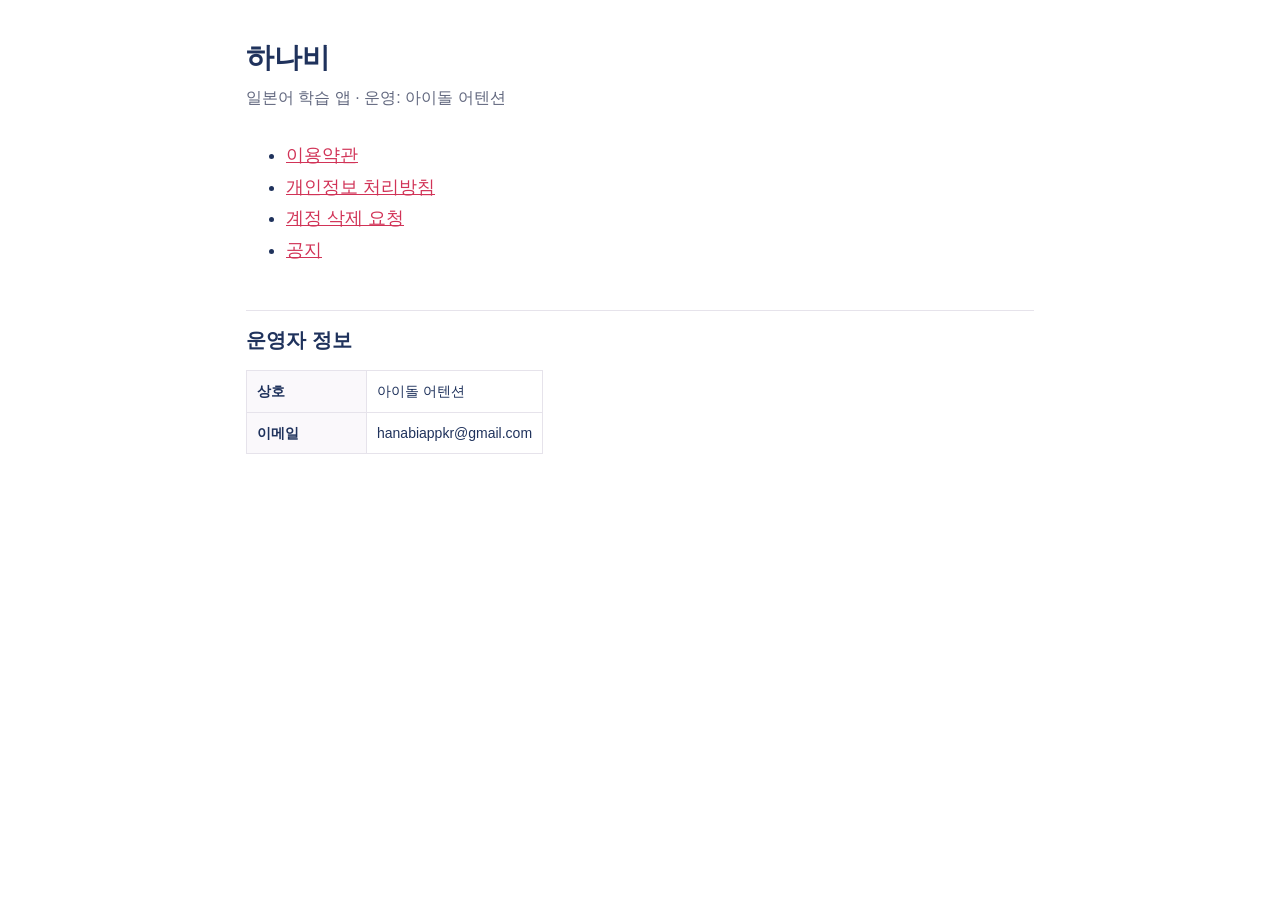
<file: index.html>
<!doctype html>
<html lang="ko">
<head>
<meta charset="utf-8">
<meta name="viewport" content="width=device-width, initial-scale=1">
<title>하나비 정책 안내</title>
<link rel="stylesheet" href="style.css">
</head>
<body>
<main>
<h1>하나비</h1>
<p class="meta">일본어 학습 앱 · 운영: 아이돌 어텐션</p>
<ul class="links">
<li><a href="terms.html">이용약관</a></li>
<li><a href="privacy.html">개인정보 처리방침</a></li>
<li><a href="delete-account.html">계정 삭제 요청</a></li>
<li><a href="notice.html">공지</a></li>
</ul>

<h2>운영자 정보</h2>
<table>
<tbody>
<tr><th>상호</th><td>아이돌 어텐션</td></tr>
<tr><th>이메일</th><td>hanabiappkr@gmail.com</td></tr>
</tbody>
</table>
</main>
</body>
</html>
</file>
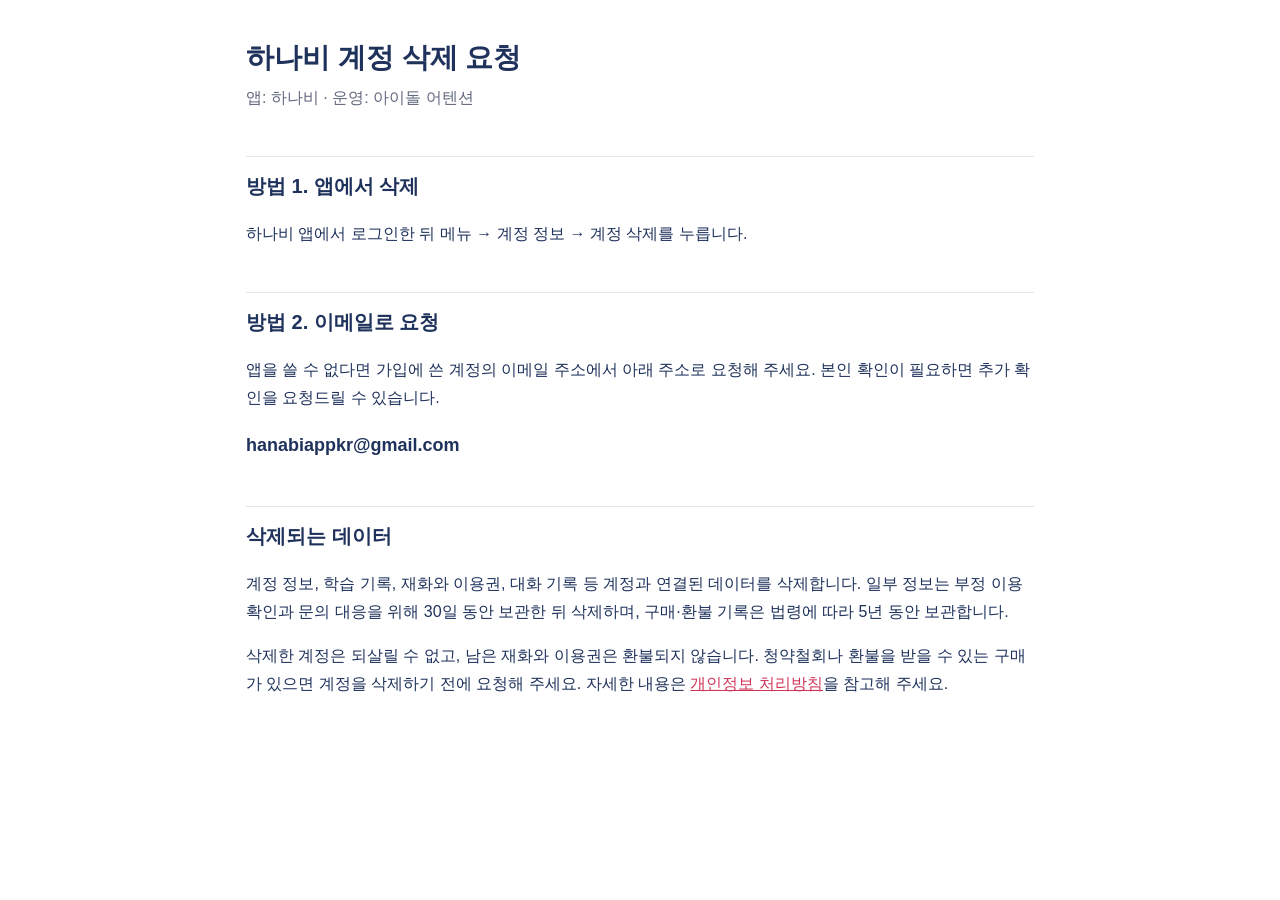
<file: delete-account.html>
<!doctype html>
<html lang="ko">
<head>
<meta charset="utf-8">
<meta name="viewport" content="width=device-width, initial-scale=1">
<title>하나비 계정 삭제 요청</title>
<link rel="stylesheet" href="style.css">
</head>
<body>
<main>
<h1>하나비 계정 삭제 요청</h1>
<p class="meta">앱: 하나비 · 운영: 아이돌 어텐션</p>

<h2>방법 1. 앱에서 삭제</h2>
<p>하나비 앱에서 로그인한 뒤 메뉴 → 계정 정보 → 계정 삭제를 누릅니다.</p>

<h2>방법 2. 이메일로 요청</h2>
<p>앱을 쓸 수 없다면 가입에 쓴 계정의 이메일 주소에서 아래 주소로 요청해 주세요. 본인 확인이 필요하면 추가 확인을 요청드릴 수 있습니다.</p>
<p class="mail">hanabiappkr@gmail.com</p>

<h2>삭제되는 데이터</h2>
<p>계정 정보, 학습 기록, 재화와 이용권, 대화 기록 등 계정과 연결된 데이터를 삭제합니다. 일부 정보는 부정 이용 확인과 문의 대응을 위해 30일 동안 보관한 뒤 삭제하며, 구매·환불 기록은 법령에 따라 5년 동안 보관합니다.</p>
<p>삭제한 계정은 되살릴 수 없고, 남은 재화와 이용권은 환불되지 않습니다. 청약철회나 환불을 받을 수 있는 구매가 있으면 계정을 삭제하기 전에 요청해 주세요. 자세한 내용은 <a href="privacy.html">개인정보 처리방침</a>을 참고해 주세요.</p>
</main>
</body>
</html>
</file>
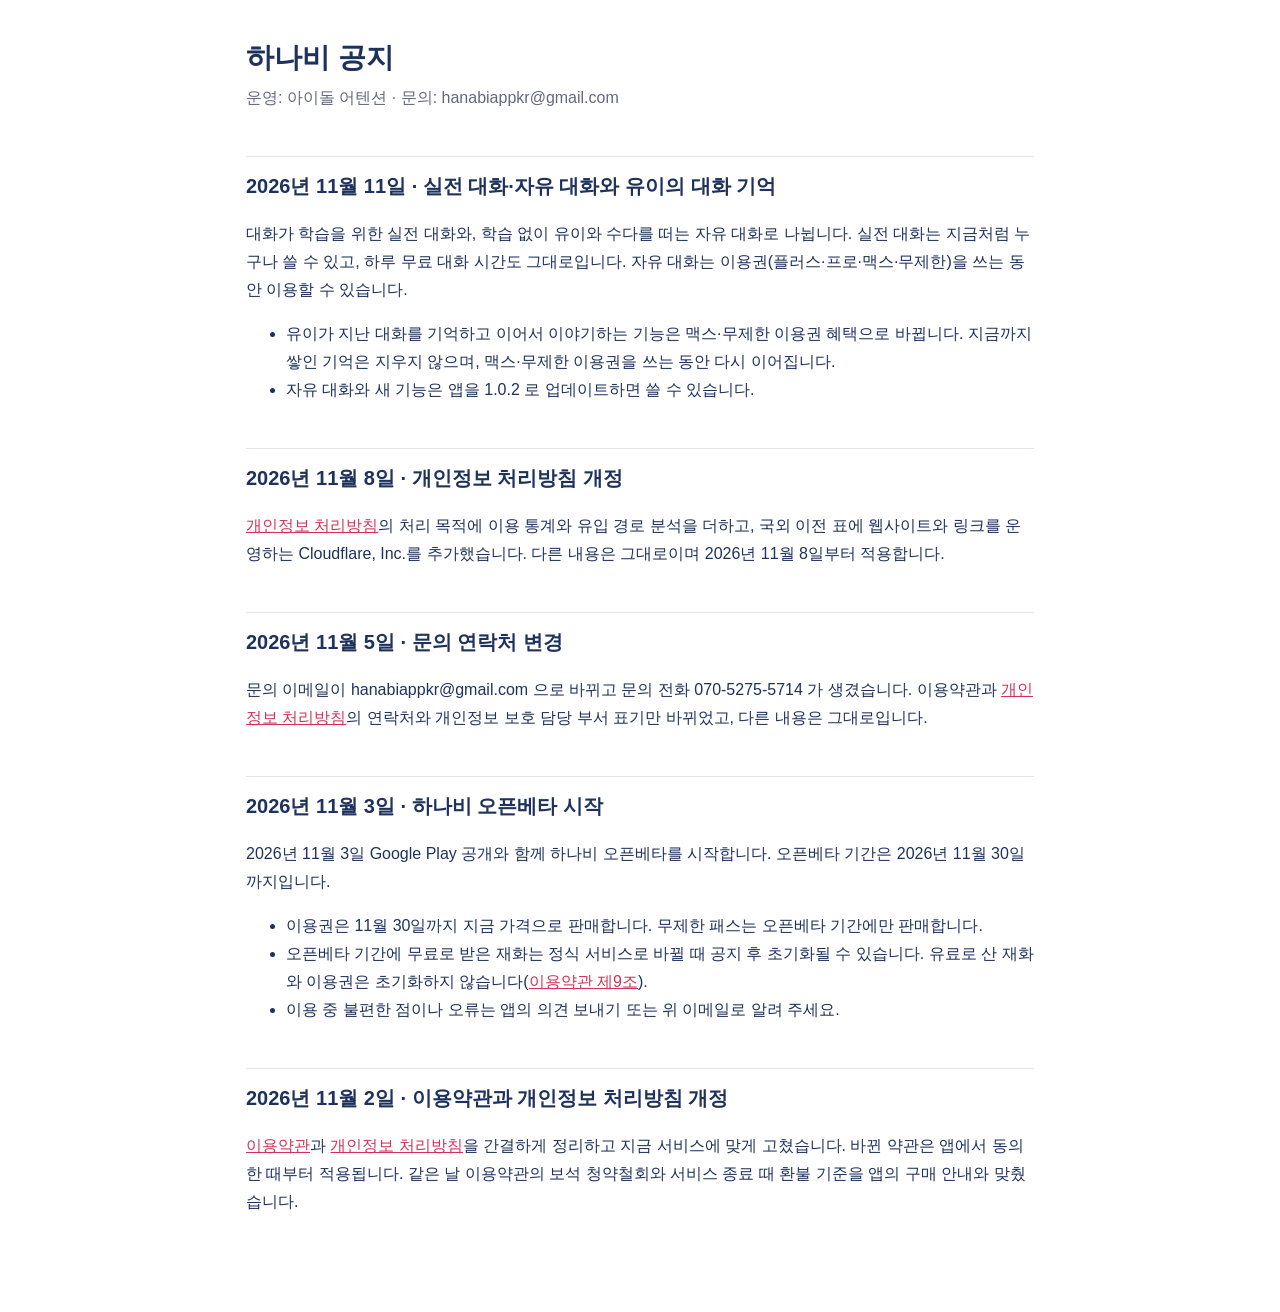
<file: notice.html>
<!doctype html>
<html lang="ko">
<head>
<meta charset="utf-8">
<meta name="viewport" content="width=device-width, initial-scale=1">
<title>하나비 공지</title>
<link rel="stylesheet" href="style.css">
</head>
<body>
<main>
<h1>하나비 공지</h1>
<p class="meta">운영: 아이돌 어텐션 · 문의: hanabiappkr@gmail.com</p>

<h2 id="2026-11-11-free-talk">2026년 11월 11일 · 실전 대화·자유 대화와 유이의 대화 기억</h2>
<p>대화가 학습을 위한 실전 대화와, 학습 없이 유이와 수다를 떠는 자유 대화로 나뉩니다. 실전 대화는 지금처럼 누구나 쓸 수 있고, 하루 무료 대화 시간도 그대로입니다. 자유 대화는 이용권(플러스·프로·맥스·무제한)을 쓰는 동안 이용할 수 있습니다.</p>
<ul>
<li>유이가 지난 대화를 기억하고 이어서 이야기하는 기능은 맥스·무제한 이용권 혜택으로 바뀝니다. 지금까지 쌓인 기억은 지우지 않으며, 맥스·무제한 이용권을 쓰는 동안 다시 이어집니다.</li>
<li>자유 대화와 새 기능은 앱을 1.0.2 로 업데이트하면 쓸 수 있습니다.</li>
</ul>

<h2 id="2026-11-08-privacy">2026년 11월 8일 · 개인정보 처리방침 개정</h2>
<p><a href="privacy.html">개인정보 처리방침</a>의 처리 목적에 이용 통계와 유입 경로 분석을 더하고, 국외 이전 표에 웹사이트와 링크를 운영하는 Cloudflare, Inc.를 추가했습니다. 다른 내용은 그대로이며 2026년 11월 8일부터 적용합니다.</p>

<h2 id="2026-11-05-contact">2026년 11월 5일 · 문의 연락처 변경</h2>
<p>문의 이메일이 hanabiappkr@gmail.com 으로 바뀌고 문의 전화 070-5275-5714 가 생겼습니다. 이용약관과 <a href="privacy.html">개인정보 처리방침</a>의 연락처와 개인정보 보호 담당 부서 표기만 바뀌었고, 다른 내용은 그대로입니다.</p>

<h2 id="2026-11-03-openbeta">2026년 11월 3일 · 하나비 오픈베타 시작</h2>
<p>2026년 11월 3일 Google Play 공개와 함께 하나비 오픈베타를 시작합니다. 오픈베타 기간은 2026년 11월 30일까지입니다.</p>
<ul>
<li>이용권은 11월 30일까지 지금 가격으로 판매합니다. 무제한 패스는 오픈베타 기간에만 판매합니다.</li>
<li>오픈베타 기간에 무료로 받은 재화는 정식 서비스로 바뀔 때 공지 후 초기화될 수 있습니다. 유료로 산 재화와 이용권은 초기화하지 않습니다(<a href="terms.html#currency">이용약관 제9조</a>).</li>
<li>이용 중 불편한 점이나 오류는 앱의 의견 보내기 또는 위 이메일로 알려 주세요.</li>
</ul>

<h2 id="2026-11-02-terms">2026년 11월 2일 · 이용약관과 개인정보 처리방침 개정</h2>
<p><a href="terms.html">이용약관</a>과 <a href="privacy.html">개인정보 처리방침</a>을 간결하게 정리하고 지금 서비스에 맞게 고쳤습니다. 바뀐 약관은 앱에서 동의한 때부터 적용됩니다. 같은 날 이용약관의 보석 청약철회와 서비스 종료 때 환불 기준을 앱의 구매 안내와 맞췄습니다.</p>
</main>
</body>
</html>
</file>
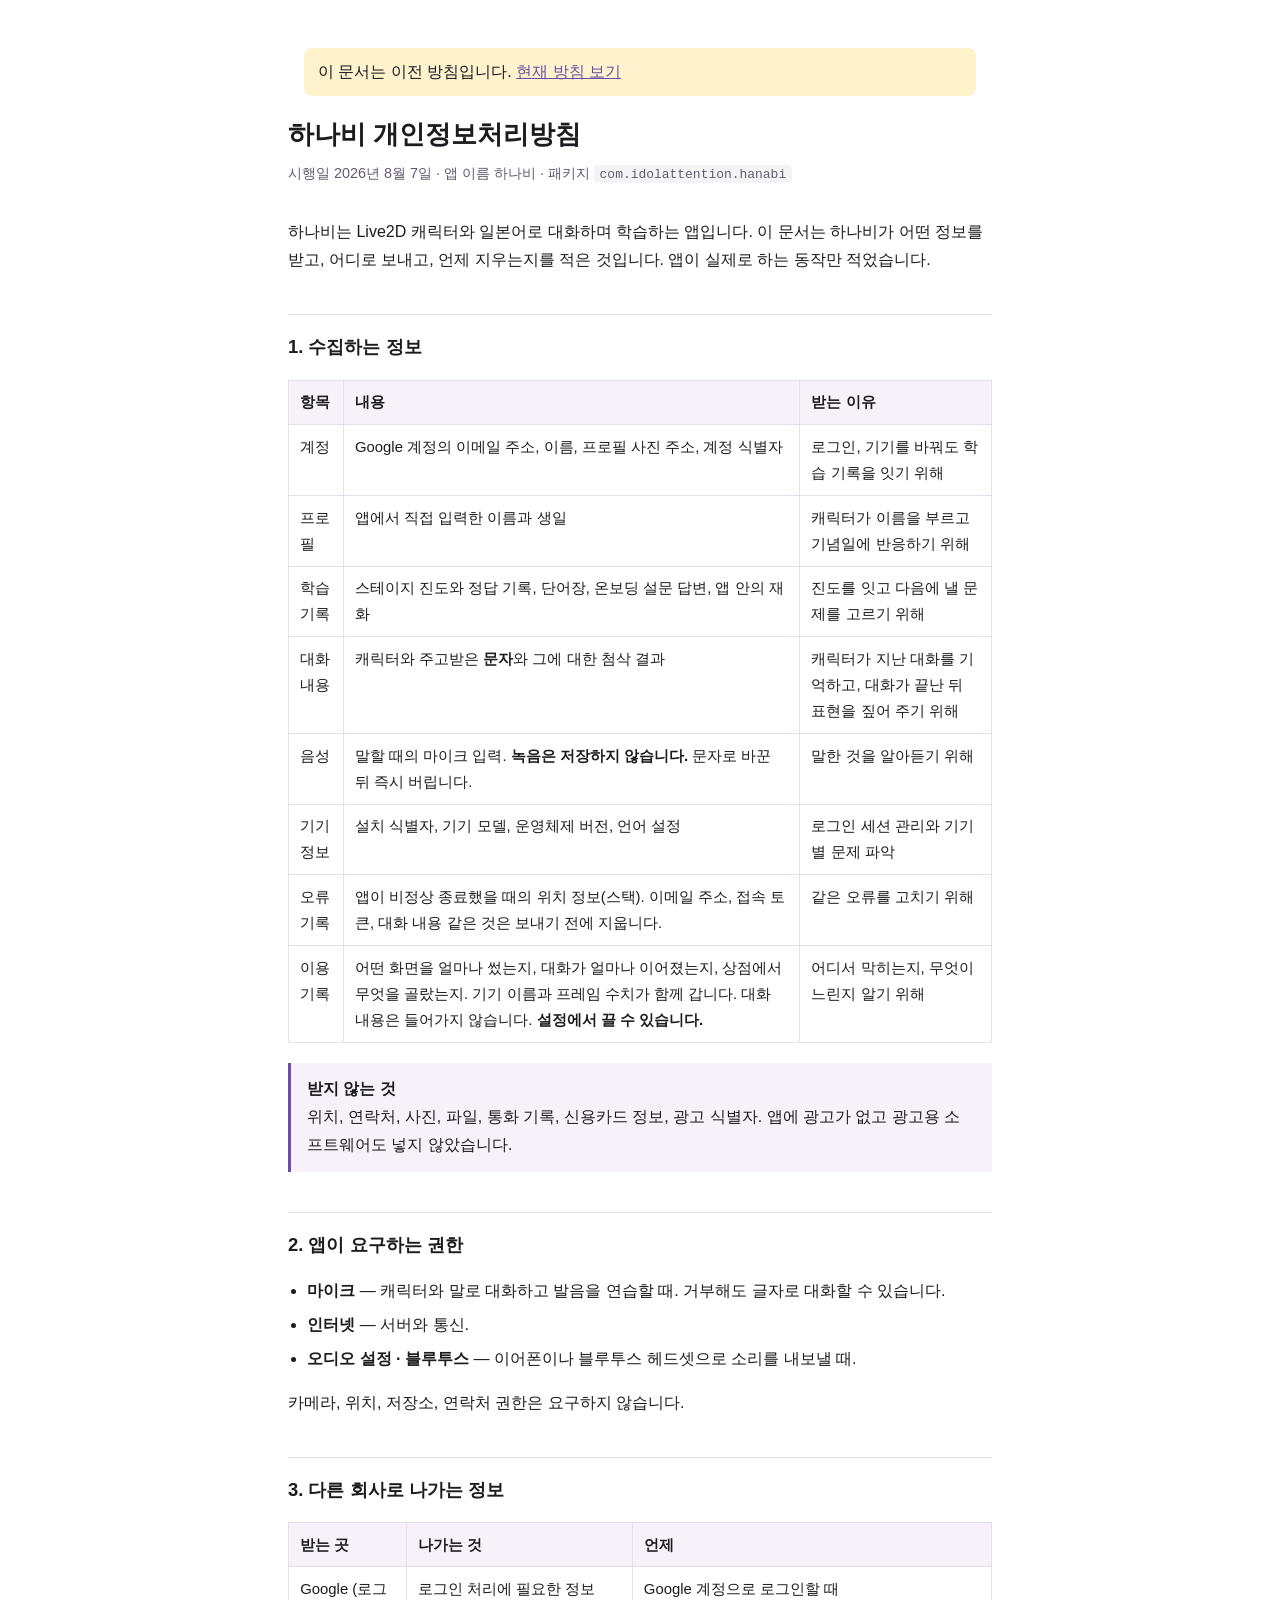
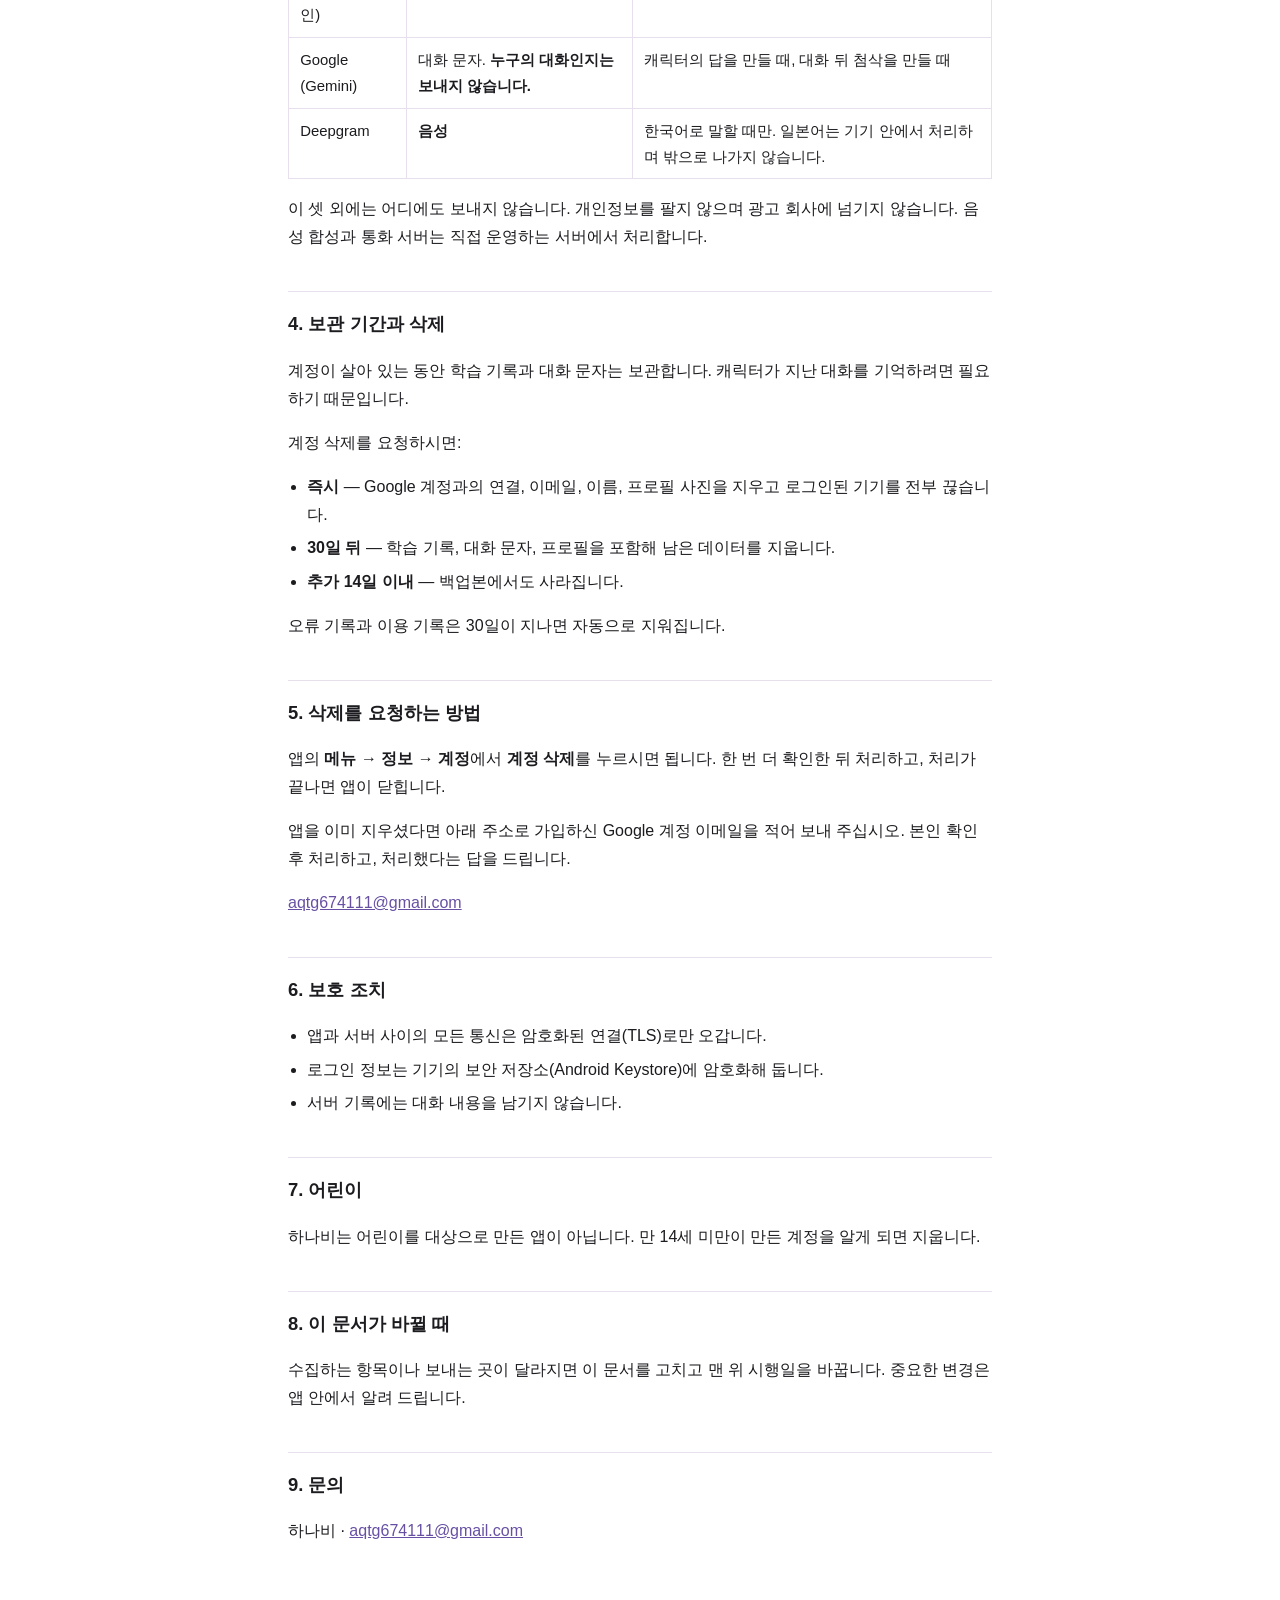
<file: privacy-20260807.html>
<!doctype html>
<html lang="ko">
<head>
<meta charset="utf-8">
<meta name="viewport" content="width=device-width, initial-scale=1">
<title>하나비 개인정보처리방침</title>
<style>
  :root { color-scheme: light; }
  body {
    max-width: 44rem; margin: 0 auto; padding: 2rem 1.25rem 6rem;
    font: 16px/1.75 -apple-system, BlinkMacSystemFont, "Segoe UI",
          "Apple SD Gothic Neo", "Noto Sans KR", sans-serif;
    color: #1c1b1f; background: #fff;
  }
  h1 { font-size: 1.6rem; margin: 0 0 .25rem; }
  h2 { font-size: 1.15rem; margin: 2.5rem 0 .75rem; padding-top: 1rem;
       border-top: 1px solid #e7e0ec; }
  .sub { color: #625b71; margin: 0 0 2rem; font-size: .9rem; }
  table { border-collapse: collapse; width: 100%; margin: 1rem 0; font-size: .93rem; }
  th, td { border: 1px solid #e7e0ec; padding: .55rem .7rem; text-align: left;
           vertical-align: top; }
  th { background: #f7f2fa; font-weight: 600; }
  ul { padding-left: 1.2rem; }
  li { margin: .35rem 0; }
  .note { background: #f7f2fa; border-left: 3px solid #6750a4;
          padding: .8rem 1rem; margin: 1.25rem 0; }
  code { background: #f4f4f6; padding: .1rem .35rem; border-radius: 4px;
         font-size: .9em; }
  a { color: #6750a4; }
</style>
</head>
<body>
<p style="background:#fff3cd;padding:10px 14px;border-radius:8px;margin:16px">이 문서는 이전 방침입니다. <a href="privacy.html">현재 방침 보기</a></p>

<h1>하나비 개인정보처리방침</h1>
<p class="sub">시행일 2026년 8월 7일 · 앱 이름 하나비 · 패키지 <code>com.idolattention.hanabi</code></p>

<p>하나비는 Live2D 캐릭터와 일본어로 대화하며 학습하는 앱입니다. 이 문서는 하나비가
어떤 정보를 받고, 어디로 보내고, 언제 지우는지를 적은 것입니다. 앱이 실제로 하는
동작만 적었습니다.</p>

<h2>1. 수집하는 정보</h2>

<table>
<tr><th>항목</th><th>내용</th><th>받는 이유</th></tr>
<tr>
  <td>계정</td>
  <td>Google 계정의 이메일 주소, 이름, 프로필 사진 주소, 계정 식별자</td>
  <td>로그인, 기기를 바꿔도 학습 기록을 잇기 위해</td>
</tr>
<tr>
  <td>프로필</td>
  <td>앱에서 직접 입력한 이름과 생일</td>
  <td>캐릭터가 이름을 부르고 기념일에 반응하기 위해</td>
</tr>
<tr>
  <td>학습 기록</td>
  <td>스테이지 진도와 정답 기록, 단어장, 온보딩 설문 답변, 앱 안의 재화</td>
  <td>진도를 잇고 다음에 낼 문제를 고르기 위해</td>
</tr>
<tr>
  <td>대화 내용</td>
  <td>캐릭터와 주고받은 <strong>문자</strong>와 그에 대한 첨삭 결과</td>
  <td>캐릭터가 지난 대화를 기억하고, 대화가 끝난 뒤 표현을 짚어 주기 위해</td>
</tr>
<tr>
  <td>음성</td>
  <td>말할 때의 마이크 입력. <strong>녹음은 저장하지 않습니다.</strong>
      문자로 바꾼 뒤 즉시 버립니다.</td>
  <td>말한 것을 알아듣기 위해</td>
</tr>
<tr>
  <td>기기 정보</td>
  <td>설치 식별자, 기기 모델, 운영체제 버전, 언어 설정</td>
  <td>로그인 세션 관리와 기기별 문제 파악</td>
</tr>
<tr>
  <td>오류 기록</td>
  <td>앱이 비정상 종료했을 때의 위치 정보(스택). 이메일 주소, 접속 토큰,
      대화 내용 같은 것은 보내기 전에 지웁니다.</td>
  <td>같은 오류를 고치기 위해</td>
</tr>
<tr>
  <td>이용 기록</td>
  <td>어떤 화면을 얼마나 썼는지, 대화가 얼마나 이어졌는지, 상점에서 무엇을 골랐는지.
      기기 이름과 프레임 수치가 함께 갑니다. 대화 내용은 들어가지 않습니다.
      <strong>설정에서 끌 수 있습니다.</strong></td>
  <td>어디서 막히는지, 무엇이 느린지 알기 위해</td>
</tr>
</table>

<div class="note">
<strong>받지 않는 것</strong><br>
위치, 연락처, 사진, 파일, 통화 기록, 신용카드 정보, 광고 식별자.
앱에 광고가 없고 광고용 소프트웨어도 넣지 않았습니다.
</div>

<h2>2. 앱이 요구하는 권한</h2>
<ul>
  <li><strong>마이크</strong> — 캐릭터와 말로 대화하고 발음을 연습할 때. 거부해도
      글자로 대화할 수 있습니다.</li>
  <li><strong>인터넷</strong> — 서버와 통신.</li>
  <li><strong>오디오 설정 · 블루투스</strong> — 이어폰이나 블루투스 헤드셋으로
      소리를 내보낼 때.</li>
</ul>
<p>카메라, 위치, 저장소, 연락처 권한은 요구하지 않습니다.</p>

<h2>3. 다른 회사로 나가는 정보</h2>

<table>
<tr><th>받는 곳</th><th>나가는 것</th><th>언제</th></tr>
<tr>
  <td>Google (로그인)</td>
  <td>로그인 처리에 필요한 정보</td>
  <td>Google 계정으로 로그인할 때</td>
</tr>
<tr>
  <td>Google (Gemini)</td>
  <td>대화 문자. <strong>누구의 대화인지는 보내지 않습니다.</strong></td>
  <td>캐릭터의 답을 만들 때, 대화 뒤 첨삭을 만들 때</td>
</tr>
<tr>
  <td>Deepgram</td>
  <td><strong>음성</strong></td>
  <td>한국어로 말할 때만. 일본어는 기기 안에서 처리하며 밖으로 나가지 않습니다.</td>
</tr>
</table>

<p>이 셋 외에는 어디에도 보내지 않습니다. 개인정보를 팔지 않으며 광고 회사에
넘기지 않습니다. 음성 합성과 통화 서버는 직접 운영하는 서버에서 처리합니다.</p>

<h2>4. 보관 기간과 삭제</h2>
<p>계정이 살아 있는 동안 학습 기록과 대화 문자는 보관합니다. 캐릭터가 지난 대화를
기억하려면 필요하기 때문입니다.</p>
<p>계정 삭제를 요청하시면:</p>
<ul>
  <li><strong>즉시</strong> — Google 계정과의 연결, 이메일, 이름, 프로필 사진을
      지우고 로그인된 기기를 전부 끊습니다.</li>
  <li><strong>30일 뒤</strong> — 학습 기록, 대화 문자, 프로필을 포함해 남은
      데이터를 지웁니다.</li>
  <li><strong>추가 14일 이내</strong> — 백업본에서도 사라집니다.</li>
</ul>
<p>오류 기록과 이용 기록은 30일이 지나면 자동으로 지워집니다.</p>

<h2>5. 삭제를 요청하는 방법</h2>
<p>앱의 <strong>메뉴 → 정보 → 계정</strong>에서 <strong>계정 삭제</strong>를 누르시면
됩니다. 한 번 더 확인한 뒤 처리하고, 처리가 끝나면 앱이 닫힙니다.</p>
<p>앱을 이미 지우셨다면 아래 주소로 가입하신 Google 계정 이메일을 적어 보내
주십시오. 본인 확인 후 처리하고, 처리했다는 답을 드립니다.</p>
<p><a href="mailto:aqtg674111@gmail.com">aqtg674111@gmail.com</a></p>

<h2>6. 보호 조치</h2>
<ul>
  <li>앱과 서버 사이의 모든 통신은 암호화된 연결(TLS)로만 오갑니다.</li>
  <li>로그인 정보는 기기의 보안 저장소(Android Keystore)에 암호화해 둡니다.</li>
  <li>서버 기록에는 대화 내용을 남기지 않습니다.</li>
</ul>

<h2>7. 어린이</h2>
<p>하나비는 어린이를 대상으로 만든 앱이 아닙니다. 만 14세 미만이 만든 계정을
알게 되면 지웁니다.</p>

<h2>8. 이 문서가 바뀔 때</h2>
<p>수집하는 항목이나 보내는 곳이 달라지면 이 문서를 고치고 맨 위 시행일을
바꿉니다. 중요한 변경은 앱 안에서 알려 드립니다.</p>

<h2>9. 문의</h2>
<p>하나비 · <a href="mailto:aqtg674111@gmail.com">aqtg674111@gmail.com</a></p>

</body>
</html>
</file>
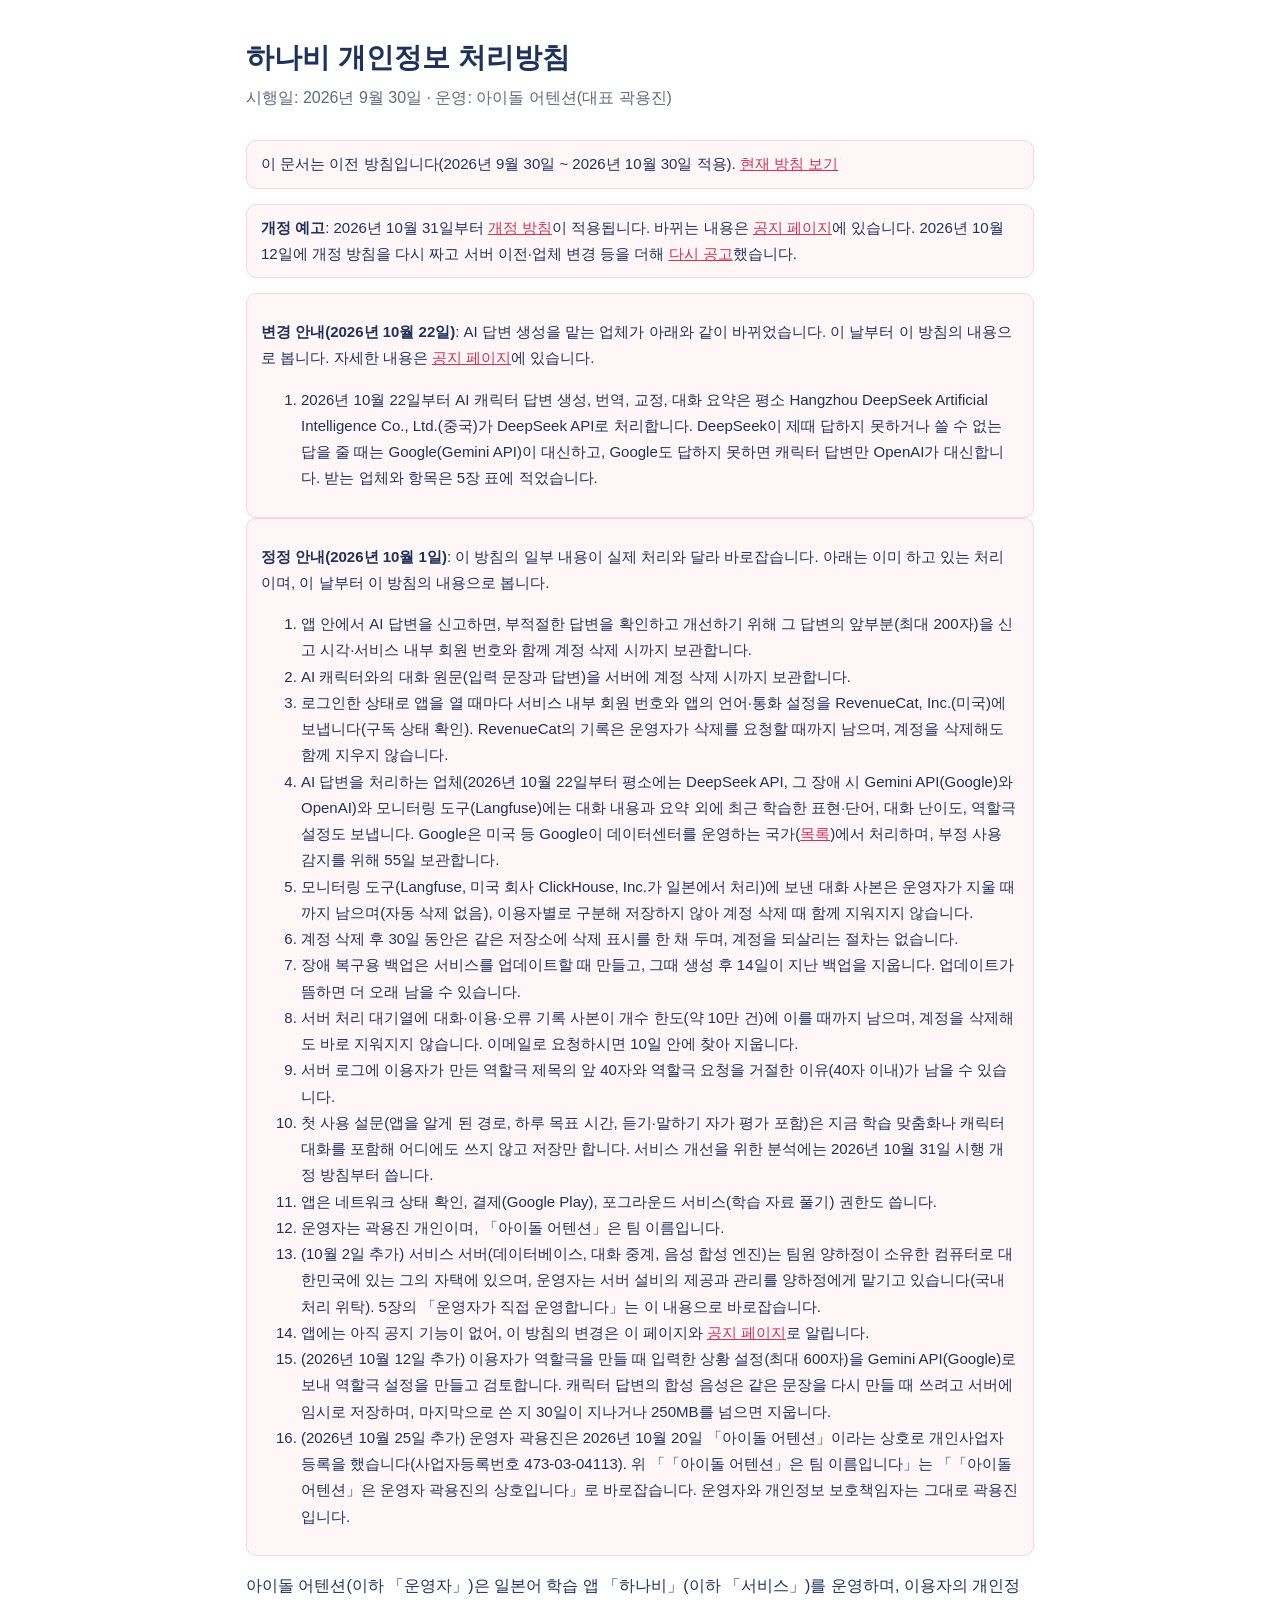
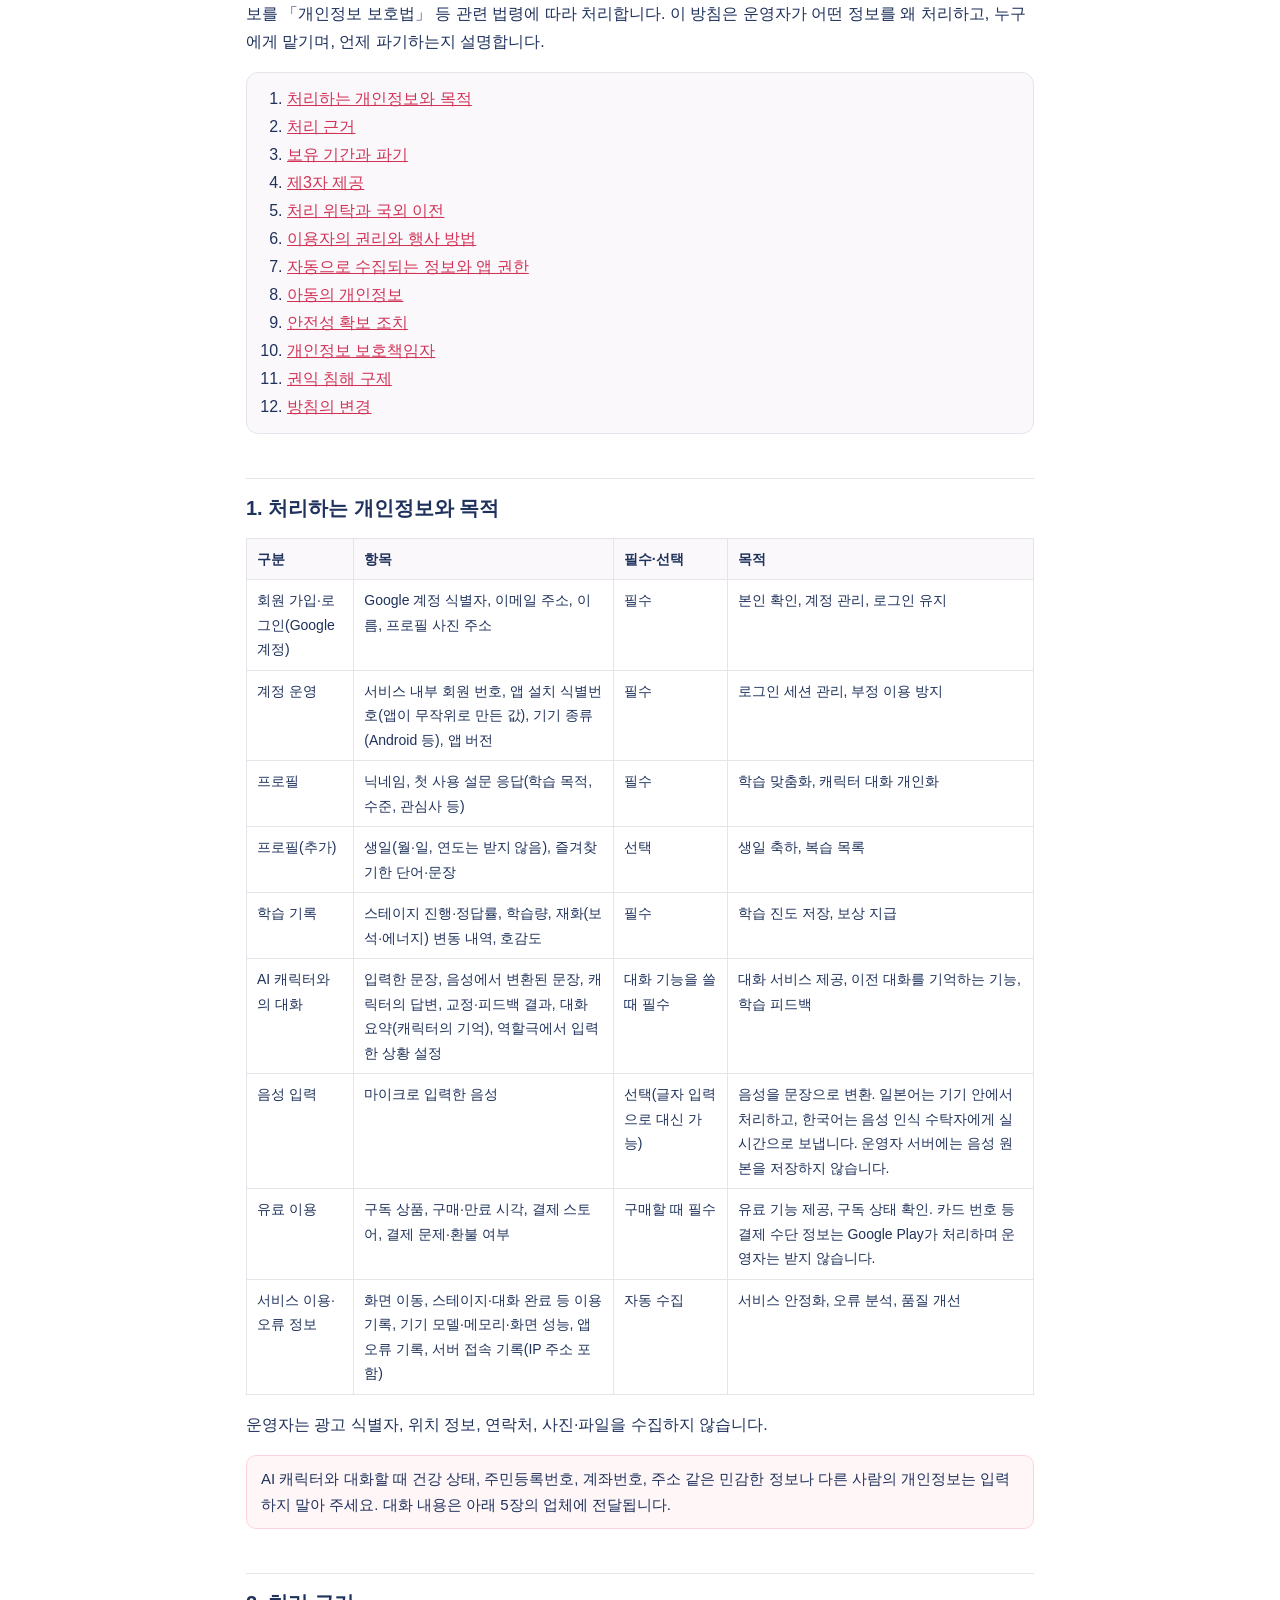
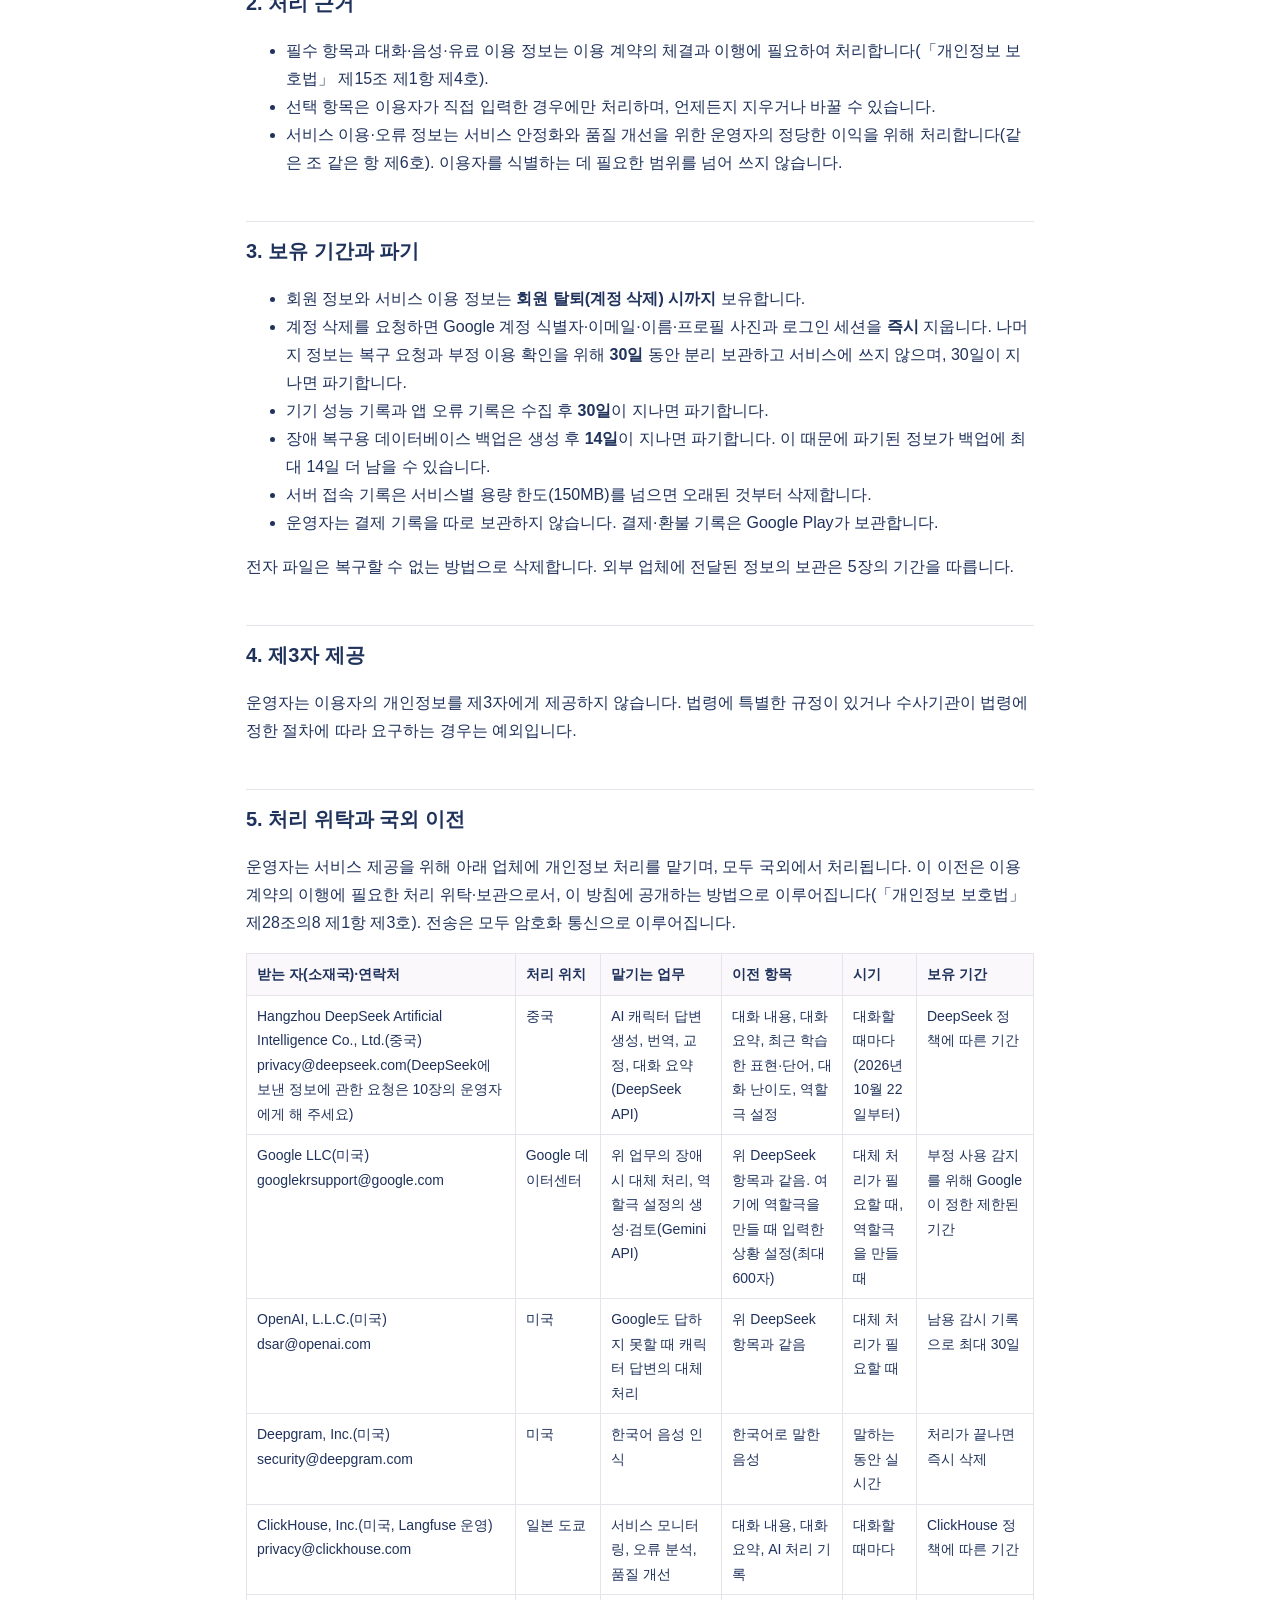
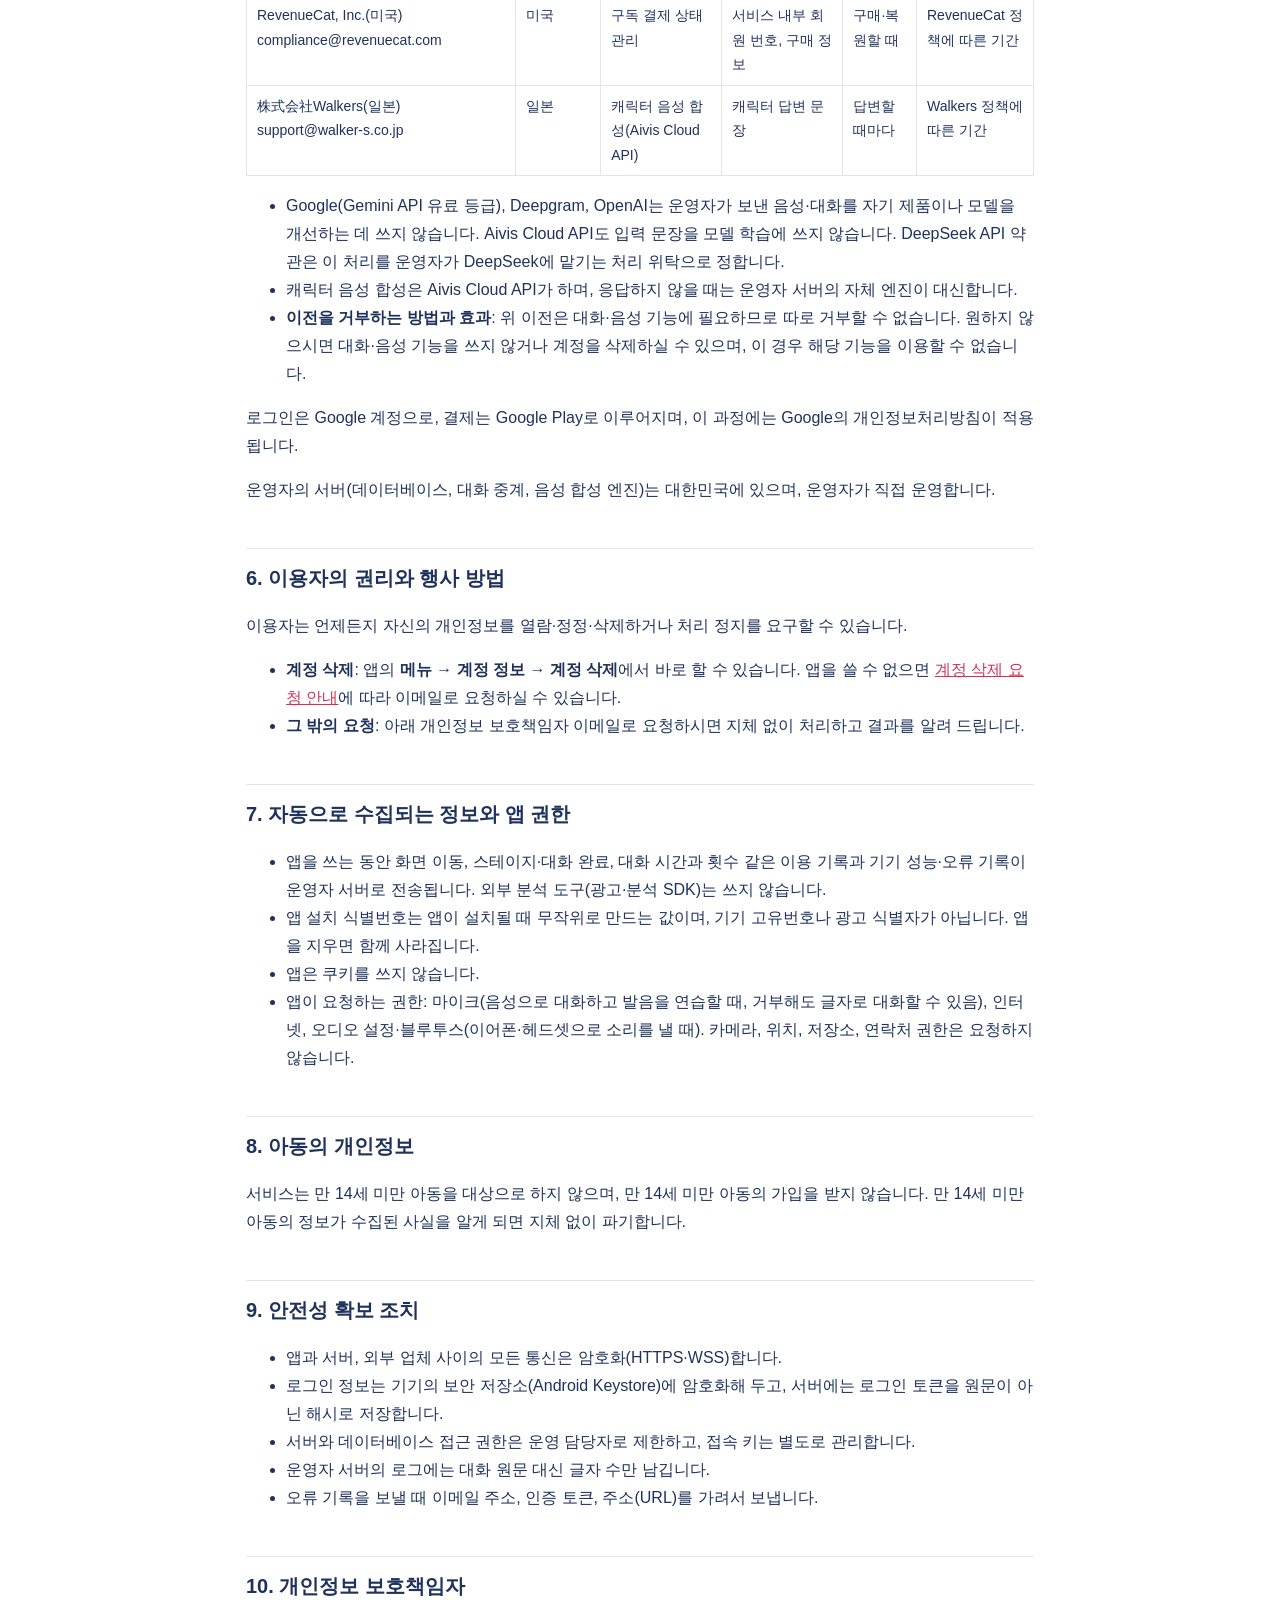
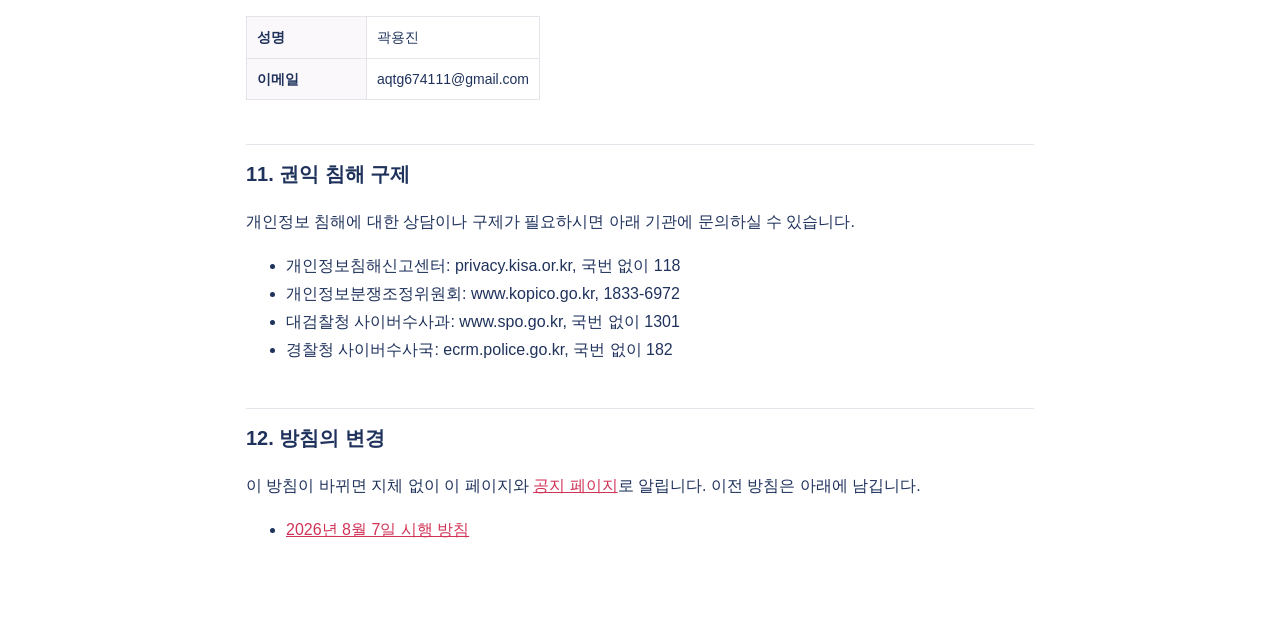
<file: privacy-20260930.html>
<!doctype html>
<html lang="ko">
<head>
<meta charset="utf-8">
<meta name="viewport" content="width=device-width, initial-scale=1">
<title>하나비 개인정보 처리방침</title>
<link rel="stylesheet" href="style.css">
</head>
<body>
<main>
<h1>하나비 개인정보 처리방침</h1>
<p class="meta">시행일: 2026년 9월 30일 · 운영: 아이돌 어텐션(대표 곽용진)</p>
<p class="note">이 문서는 이전 방침입니다(2026년 9월 30일 ~ 2026년 10월 30일 적용). <a href="privacy.html">현재 방침 보기</a></p>
<p class="note"><b>개정 예고</b>: 2026년 10월 31일부터 <a href="privacy-20261031.html">개정 방침</a>이 적용됩니다. 바뀌는 내용은 <a href="notice.html#2026-10-01-privacy">공지 페이지</a>에 있습니다. 2026년 10월 12일에 개정 방침을 다시 짜고 서버 이전·업체 변경 등을 더해 <a href="notice.html#2026-10-12-privacy">다시 공고</a>했습니다.</p>
<div class="note">
<p><b>변경 안내(2026년 10월 22일)</b>: AI 답변 생성을 맡는 업체가 아래와 같이 바뀌었습니다. 이 날부터 이 방침의 내용으로 봅니다. 자세한 내용은 <a href="notice.html#2026-10-22-ai">공지 페이지</a>에 있습니다.</p>
<ol>
<li>2026년 10월 22일부터 AI 캐릭터 답변 생성, 번역, 교정, 대화 요약은 평소 Hangzhou DeepSeek Artificial Intelligence Co., Ltd.(중국)가 DeepSeek API로 처리합니다. DeepSeek이 제때 답하지 못하거나 쓸 수 없는 답을 줄 때는 Google(Gemini API)이 대신하고, Google도 답하지 못하면 캐릭터 답변만 OpenAI가 대신합니다. 받는 업체와 항목은 5장 표에 적었습니다.</li>
</ol>
</div>
<div class="note">
<p><b>정정 안내(2026년 10월 1일)</b>: 이 방침의 일부 내용이 실제 처리와 달라 바로잡습니다. 아래는 이미 하고 있는 처리이며, 이 날부터 이 방침의 내용으로 봅니다.</p>
<ol>
<li>앱 안에서 AI 답변을 신고하면, 부적절한 답변을 확인하고 개선하기 위해 그 답변의 앞부분(최대 200자)을 신고 시각·서비스 내부 회원 번호와 함께 계정 삭제 시까지 보관합니다.</li>
<li>AI 캐릭터와의 대화 원문(입력 문장과 답변)을 서버에 계정 삭제 시까지 보관합니다.</li>
<li>로그인한 상태로 앱을 열 때마다 서비스 내부 회원 번호와 앱의 언어·통화 설정을 RevenueCat, Inc.(미국)에 보냅니다(구독 상태 확인). RevenueCat의 기록은 운영자가 삭제를 요청할 때까지 남으며, 계정을 삭제해도 함께 지우지 않습니다.</li>
<li>AI 답변을 처리하는 업체(2026년 10월 22일부터 평소에는 DeepSeek API, 그 장애 시 Gemini API(Google)와 OpenAI)와 모니터링 도구(Langfuse)에는 대화 내용과 요약 외에 최근 학습한 표현·단어, 대화 난이도, 역할극 설정도 보냅니다. Google은 미국 등 Google이 데이터센터를 운영하는 국가(<a href="https://www.google.com/about/datacenters/locations/">목록</a>)에서 처리하며, 부정 사용 감지를 위해 55일 보관합니다.</li>
<li>모니터링 도구(Langfuse, 미국 회사 ClickHouse, Inc.가 일본에서 처리)에 보낸 대화 사본은 운영자가 지울 때까지 남으며(자동 삭제 없음), 이용자별로 구분해 저장하지 않아 계정 삭제 때 함께 지워지지 않습니다.</li>
<li>계정 삭제 후 30일 동안은 같은 저장소에 삭제 표시를 한 채 두며, 계정을 되살리는 절차는 없습니다.</li>
<li>장애 복구용 백업은 서비스를 업데이트할 때 만들고, 그때 생성 후 14일이 지난 백업을 지웁니다. 업데이트가 뜸하면 더 오래 남을 수 있습니다.</li>
<li>서버 처리 대기열에 대화·이용·오류 기록 사본이 개수 한도(약 10만 건)에 이를 때까지 남으며, 계정을 삭제해도 바로 지워지지 않습니다. 이메일로 요청하시면 10일 안에 찾아 지웁니다.</li>
<li>서버 로그에 이용자가 만든 역할극 제목의 앞 40자와 역할극 요청을 거절한 이유(40자 이내)가 남을 수 있습니다.</li>
<li>첫 사용 설문(앱을 알게 된 경로, 하루 목표 시간, 듣기·말하기 자가 평가 포함)은 지금 학습 맞춤화나 캐릭터 대화를 포함해 어디에도 쓰지 않고 저장만 합니다. 서비스 개선을 위한 분석에는 2026년 10월 31일 시행 개정 방침부터 씁니다.</li>
<li>앱은 네트워크 상태 확인, 결제(Google Play), 포그라운드 서비스(학습 자료 풀기) 권한도 씁니다.</li>
<li>운영자는 곽용진 개인이며, 「아이돌 어텐션」은 팀 이름입니다.</li>
<li>(10월 2일 추가) 서비스 서버(데이터베이스, 대화 중계, 음성 합성 엔진)는 팀원 양하정이 소유한 컴퓨터로 대한민국에 있는 그의 자택에 있으며, 운영자는 서버 설비의 제공과 관리를 양하정에게 맡기고 있습니다(국내 처리 위탁). 5장의 「운영자가 직접 운영합니다」는 이 내용으로 바로잡습니다.</li>
<li>앱에는 아직 공지 기능이 없어, 이 방침의 변경은 이 페이지와 <a href="notice.html">공지 페이지</a>로 알립니다.</li>
<li>(2026년 10월 12일 추가) 이용자가 역할극을 만들 때 입력한 상황 설정(최대 600자)을 Gemini API(Google)로 보내 역할극 설정을 만들고 검토합니다. 캐릭터 답변의 합성 음성은 같은 문장을 다시 만들 때 쓰려고 서버에 임시로 저장하며, 마지막으로 쓴 지 30일이 지나거나 250MB를 넘으면 지웁니다.</li>
<li>(2026년 10월 25일 추가) 운영자 곽용진은 2026년 10월 20일 「아이돌 어텐션」이라는 상호로 개인사업자 등록을 했습니다(사업자등록번호 473-03-04113). 위 「「아이돌 어텐션」은 팀 이름입니다」는 「「아이돌 어텐션」은 운영자 곽용진의 상호입니다」로 바로잡습니다. 운영자와 개인정보 보호책임자는 그대로 곽용진입니다.</li>
</ol>
</div>

<p>아이돌 어텐션(이하 「운영자」)은 일본어 학습 앱 「하나비」(이하 「서비스」)를 운영하며, 이용자의 개인정보를 「개인정보 보호법」 등 관련 법령에 따라 처리합니다. 이 방침은 운영자가 어떤 정보를 왜 처리하고, 누구에게 맡기며, 언제 파기하는지 설명합니다.</p>

<nav class="toc">
<ol>
<li><a href="#items">처리하는 개인정보와 목적</a></li>
<li><a href="#basis">처리 근거</a></li>
<li><a href="#retention">보유 기간과 파기</a></li>
<li><a href="#third">제3자 제공</a></li>
<li><a href="#outsourcing">처리 위탁과 국외 이전</a></li>
<li><a href="#rights">이용자의 권리와 행사 방법</a></li>
<li><a href="#auto">자동으로 수집되는 정보와 앱 권한</a></li>
<li><a href="#children">아동의 개인정보</a></li>
<li><a href="#security">안전성 확보 조치</a></li>
<li><a href="#officer">개인정보 보호책임자</a></li>
<li><a href="#remedy">권익 침해 구제</a></li>
<li><a href="#changes">방침의 변경</a></li>
</ol>
</nav>

<h2 id="items">1. 처리하는 개인정보와 목적</h2>
<table>
<thead><tr><th>구분</th><th>항목</th><th>필수·선택</th><th>목적</th></tr></thead>
<tbody>
<tr><td>회원 가입·로그인(Google 계정)</td><td>Google 계정 식별자, 이메일 주소, 이름, 프로필 사진 주소</td><td>필수</td><td>본인 확인, 계정 관리, 로그인 유지</td></tr>
<tr><td>계정 운영</td><td>서비스 내부 회원 번호, 앱 설치 식별번호(앱이 무작위로 만든 값), 기기 종류(Android 등), 앱 버전</td><td>필수</td><td>로그인 세션 관리, 부정 이용 방지</td></tr>
<tr><td>프로필</td><td>닉네임, 첫 사용 설문 응답(학습 목적, 수준, 관심사 등)</td><td>필수</td><td>학습 맞춤화, 캐릭터 대화 개인화</td></tr>
<tr><td>프로필(추가)</td><td>생일(월·일, 연도는 받지 않음), 즐겨찾기한 단어·문장</td><td>선택</td><td>생일 축하, 복습 목록</td></tr>
<tr><td>학습 기록</td><td>스테이지 진행·정답률, 학습량, 재화(보석·에너지) 변동 내역, 호감도</td><td>필수</td><td>학습 진도 저장, 보상 지급</td></tr>
<tr><td>AI 캐릭터와의 대화</td><td>입력한 문장, 음성에서 변환된 문장, 캐릭터의 답변, 교정·피드백 결과, 대화 요약(캐릭터의 기억), 역할극에서 입력한 상황 설정</td><td>대화 기능을 쓸 때 필수</td><td>대화 서비스 제공, 이전 대화를 기억하는 기능, 학습 피드백</td></tr>
<tr><td>음성 입력</td><td>마이크로 입력한 음성</td><td>선택(글자 입력으로 대신 가능)</td><td>음성을 문장으로 변환. 일본어는 기기 안에서 처리하고, 한국어는 음성 인식 수탁자에게 실시간으로 보냅니다. 운영자 서버에는 음성 원본을 저장하지 않습니다.</td></tr>
<tr><td>유료 이용</td><td>구독 상품, 구매·만료 시각, 결제 스토어, 결제 문제·환불 여부</td><td>구매할 때 필수</td><td>유료 기능 제공, 구독 상태 확인. 카드 번호 등 결제 수단 정보는 Google Play가 처리하며 운영자는 받지 않습니다.</td></tr>
<tr><td>서비스 이용·오류 정보</td><td>화면 이동, 스테이지·대화 완료 등 이용 기록, 기기 모델·메모리·화면 성능, 앱 오류 기록, 서버 접속 기록(IP 주소 포함)</td><td>자동 수집</td><td>서비스 안정화, 오류 분석, 품질 개선</td></tr>
</tbody>
</table>
<p>운영자는 광고 식별자, 위치 정보, 연락처, 사진·파일을 수집하지 않습니다.</p>
<p class="note">AI 캐릭터와 대화할 때 건강 상태, 주민등록번호, 계좌번호, 주소 같은 민감한 정보나 다른 사람의 개인정보는 입력하지 말아 주세요. 대화 내용은 아래 5장의 업체에 전달됩니다.</p>

<h2 id="basis">2. 처리 근거</h2>
<ul>
<li>필수 항목과 대화·음성·유료 이용 정보는 이용 계약의 체결과 이행에 필요하여 처리합니다(「개인정보 보호법」 제15조 제1항 제4호).</li>
<li>선택 항목은 이용자가 직접 입력한 경우에만 처리하며, 언제든지 지우거나 바꿀 수 있습니다.</li>
<li>서비스 이용·오류 정보는 서비스 안정화와 품질 개선을 위한 운영자의 정당한 이익을 위해 처리합니다(같은 조 같은 항 제6호). 이용자를 식별하는 데 필요한 범위를 넘어 쓰지 않습니다.</li>
</ul>

<h2 id="retention">3. 보유 기간과 파기</h2>
<ul>
<li>회원 정보와 서비스 이용 정보는 <b>회원 탈퇴(계정 삭제) 시까지</b> 보유합니다.</li>
<li>계정 삭제를 요청하면 Google 계정 식별자·이메일·이름·프로필 사진과 로그인 세션을 <b>즉시</b> 지웁니다. 나머지 정보는 복구 요청과 부정 이용 확인을 위해 <b>30일</b> 동안 분리 보관하고 서비스에 쓰지 않으며, 30일이 지나면 파기합니다.</li>
<li>기기 성능 기록과 앱 오류 기록은 수집 후 <b>30일</b>이 지나면 파기합니다.</li>
<li>장애 복구용 데이터베이스 백업은 생성 후 <b>14일</b>이 지나면 파기합니다. 이 때문에 파기된 정보가 백업에 최대 14일 더 남을 수 있습니다.</li>
<li>서버 접속 기록은 서비스별 용량 한도(150MB)를 넘으면 오래된 것부터 삭제합니다.</li>
<li>운영자는 결제 기록을 따로 보관하지 않습니다. 결제·환불 기록은 Google Play가 보관합니다.</li>
</ul>
<p>전자 파일은 복구할 수 없는 방법으로 삭제합니다. 외부 업체에 전달된 정보의 보관은 5장의 기간을 따릅니다.</p>

<h2 id="third">4. 제3자 제공</h2>
<p>운영자는 이용자의 개인정보를 제3자에게 제공하지 않습니다. 법령에 특별한 규정이 있거나 수사기관이 법령에 정한 절차에 따라 요구하는 경우는 예외입니다.</p>

<h2 id="outsourcing">5. 처리 위탁과 국외 이전</h2>
<p>운영자는 서비스 제공을 위해 아래 업체에 개인정보 처리를 맡기며, 모두 국외에서 처리됩니다. 이 이전은 이용 계약의 이행에 필요한 처리 위탁·보관으로서, 이 방침에 공개하는 방법으로 이루어집니다(「개인정보 보호법」 제28조의8 제1항 제3호). 전송은 모두 암호화 통신으로 이루어집니다.</p>
<table>
<thead><tr><th>받는 자(소재국)·연락처</th><th>처리 위치</th><th>맡기는 업무</th><th>이전 항목</th><th>시기</th><th>보유 기간</th></tr></thead>
<tbody>
<tr><td>Hangzhou DeepSeek Artificial Intelligence Co., Ltd.(중국)<br>privacy@deepseek.com(DeepSeek에 보낸 정보에 관한 요청은 10장의 운영자에게 해 주세요)</td><td>중국</td><td>AI 캐릭터 답변 생성, 번역, 교정, 대화 요약(DeepSeek API)</td><td>대화 내용, 대화 요약, 최근 학습한 표현·단어, 대화 난이도, 역할극 설정</td><td>대화할 때마다(2026년 10월 22일부터)</td><td>DeepSeek 정책에 따른 기간</td></tr>
<tr><td>Google LLC(미국)<br>googlekrsupport@google.com</td><td>Google 데이터센터</td><td>위 업무의 장애 시 대체 처리, 역할극 설정의 생성·검토(Gemini API)</td><td>위 DeepSeek 항목과 같음. 여기에 역할극을 만들 때 입력한 상황 설정(최대 600자)</td><td>대체 처리가 필요할 때, 역할극을 만들 때</td><td>부정 사용 감지를 위해 Google이 정한 제한된 기간</td></tr>
<tr><td>OpenAI, L.L.C.(미국)<br>dsar@openai.com</td><td>미국</td><td>Google도 답하지 못할 때 캐릭터 답변의 대체 처리</td><td>위 DeepSeek 항목과 같음</td><td>대체 처리가 필요할 때</td><td>남용 감시 기록으로 최대 30일</td></tr>
<tr><td>Deepgram, Inc.(미국)<br>security@deepgram.com</td><td>미국</td><td>한국어 음성 인식</td><td>한국어로 말한 음성</td><td>말하는 동안 실시간</td><td>처리가 끝나면 즉시 삭제</td></tr>
<tr><td>ClickHouse, Inc.(미국, Langfuse 운영)<br>privacy@clickhouse.com</td><td>일본 도쿄</td><td>서비스 모니터링, 오류 분석, 품질 개선</td><td>대화 내용, 대화 요약, AI 처리 기록</td><td>대화할 때마다</td><td>ClickHouse 정책에 따른 기간</td></tr>
<tr><td>RevenueCat, Inc.(미국)<br>compliance@revenuecat.com</td><td>미국</td><td>구독 결제 상태 관리</td><td>서비스 내부 회원 번호, 구매 정보</td><td>구매·복원할 때</td><td>RevenueCat 정책에 따른 기간</td></tr>
<tr><td>株式会社Walkers(일본)<br>support@walker-s.co.jp</td><td>일본</td><td>캐릭터 음성 합성(Aivis Cloud API)</td><td>캐릭터 답변 문장</td><td>답변할 때마다</td><td>Walkers 정책에 따른 기간</td></tr>
</tbody>
</table>
<ul>
<li>Google(Gemini API 유료 등급), Deepgram, OpenAI는 운영자가 보낸 음성·대화를 자기 제품이나 모델을 개선하는 데 쓰지 않습니다. Aivis Cloud API도 입력 문장을 모델 학습에 쓰지 않습니다. DeepSeek API 약관은 이 처리를 운영자가 DeepSeek에 맡기는 처리 위탁으로 정합니다.</li>
<li>캐릭터 음성 합성은 Aivis Cloud API가 하며, 응답하지 않을 때는 운영자 서버의 자체 엔진이 대신합니다.</li>
<li><b>이전을 거부하는 방법과 효과</b>: 위 이전은 대화·음성 기능에 필요하므로 따로 거부할 수 없습니다. 원하지 않으시면 대화·음성 기능을 쓰지 않거나 계정을 삭제하실 수 있으며, 이 경우 해당 기능을 이용할 수 없습니다.</li>
</ul>
<p>로그인은 Google 계정으로, 결제는 Google Play로 이루어지며, 이 과정에는 Google의 개인정보처리방침이 적용됩니다.</p>
<p>운영자의 서버(데이터베이스, 대화 중계, 음성 합성 엔진)는 대한민국에 있으며, 운영자가 직접 운영합니다.</p>

<h2 id="rights">6. 이용자의 권리와 행사 방법</h2>
<p>이용자는 언제든지 자신의 개인정보를 열람·정정·삭제하거나 처리 정지를 요구할 수 있습니다.</p>
<ul>
<li><b>계정 삭제</b>: 앱의 <b>메뉴 → 계정 정보 → 계정 삭제</b>에서 바로 할 수 있습니다. 앱을 쓸 수 없으면 <a href="delete-account.html">계정 삭제 요청 안내</a>에 따라 이메일로 요청하실 수 있습니다.</li>
<li><b>그 밖의 요청</b>: 아래 개인정보 보호책임자 이메일로 요청하시면 지체 없이 처리하고 결과를 알려 드립니다.</li>
</ul>

<h2 id="auto">7. 자동으로 수집되는 정보와 앱 권한</h2>
<ul>
<li>앱을 쓰는 동안 화면 이동, 스테이지·대화 완료, 대화 시간과 횟수 같은 이용 기록과 기기 성능·오류 기록이 운영자 서버로 전송됩니다. 외부 분석 도구(광고·분석 SDK)는 쓰지 않습니다.</li>
<li>앱 설치 식별번호는 앱이 설치될 때 무작위로 만드는 값이며, 기기 고유번호나 광고 식별자가 아닙니다. 앱을 지우면 함께 사라집니다.</li>
<li>앱은 쿠키를 쓰지 않습니다.</li>
<li>앱이 요청하는 권한: 마이크(음성으로 대화하고 발음을 연습할 때, 거부해도 글자로 대화할 수 있음), 인터넷, 오디오 설정·블루투스(이어폰·헤드셋으로 소리를 낼 때). 카메라, 위치, 저장소, 연락처 권한은 요청하지 않습니다.</li>
</ul>

<h2 id="children">8. 아동의 개인정보</h2>
<p>서비스는 만 14세 미만 아동을 대상으로 하지 않으며, 만 14세 미만 아동의 가입을 받지 않습니다. 만 14세 미만 아동의 정보가 수집된 사실을 알게 되면 지체 없이 파기합니다.</p>

<h2 id="security">9. 안전성 확보 조치</h2>
<ul>
<li>앱과 서버, 외부 업체 사이의 모든 통신은 암호화(HTTPS·WSS)합니다.</li>
<li>로그인 정보는 기기의 보안 저장소(Android Keystore)에 암호화해 두고, 서버에는 로그인 토큰을 원문이 아닌 해시로 저장합니다.</li>
<li>서버와 데이터베이스 접근 권한은 운영 담당자로 제한하고, 접속 키는 별도로 관리합니다.</li>
<li>운영자 서버의 로그에는 대화 원문 대신 글자 수만 남깁니다.</li>
<li>오류 기록을 보낼 때 이메일 주소, 인증 토큰, 주소(URL)를 가려서 보냅니다.</li>
</ul>

<h2 id="officer">10. 개인정보 보호책임자</h2>
<table>
<tbody>
<tr><th>성명</th><td>곽용진</td></tr>
<tr><th>이메일</th><td>aqtg674111@gmail.com</td></tr>
</tbody>
</table>

<h2 id="remedy">11. 권익 침해 구제</h2>
<p>개인정보 침해에 대한 상담이나 구제가 필요하시면 아래 기관에 문의하실 수 있습니다.</p>
<ul>
<li>개인정보침해신고센터: privacy.kisa.or.kr, 국번 없이 118</li>
<li>개인정보분쟁조정위원회: www.kopico.go.kr, 1833-6972</li>
<li>대검찰청 사이버수사과: www.spo.go.kr, 국번 없이 1301</li>
<li>경찰청 사이버수사국: ecrm.police.go.kr, 국번 없이 182</li>
</ul>

<h2 id="changes">12. 방침의 변경</h2>
<p>이 방침이 바뀌면 지체 없이 이 페이지와 <a href="notice.html">공지 페이지</a>로 알립니다. 이전 방침은 아래에 남깁니다.</p>
<ul><li><a href="privacy-20260807.html">2026년 8월 7일 시행 방침</a></li></ul>
</main>
</body>
</html>
</file>
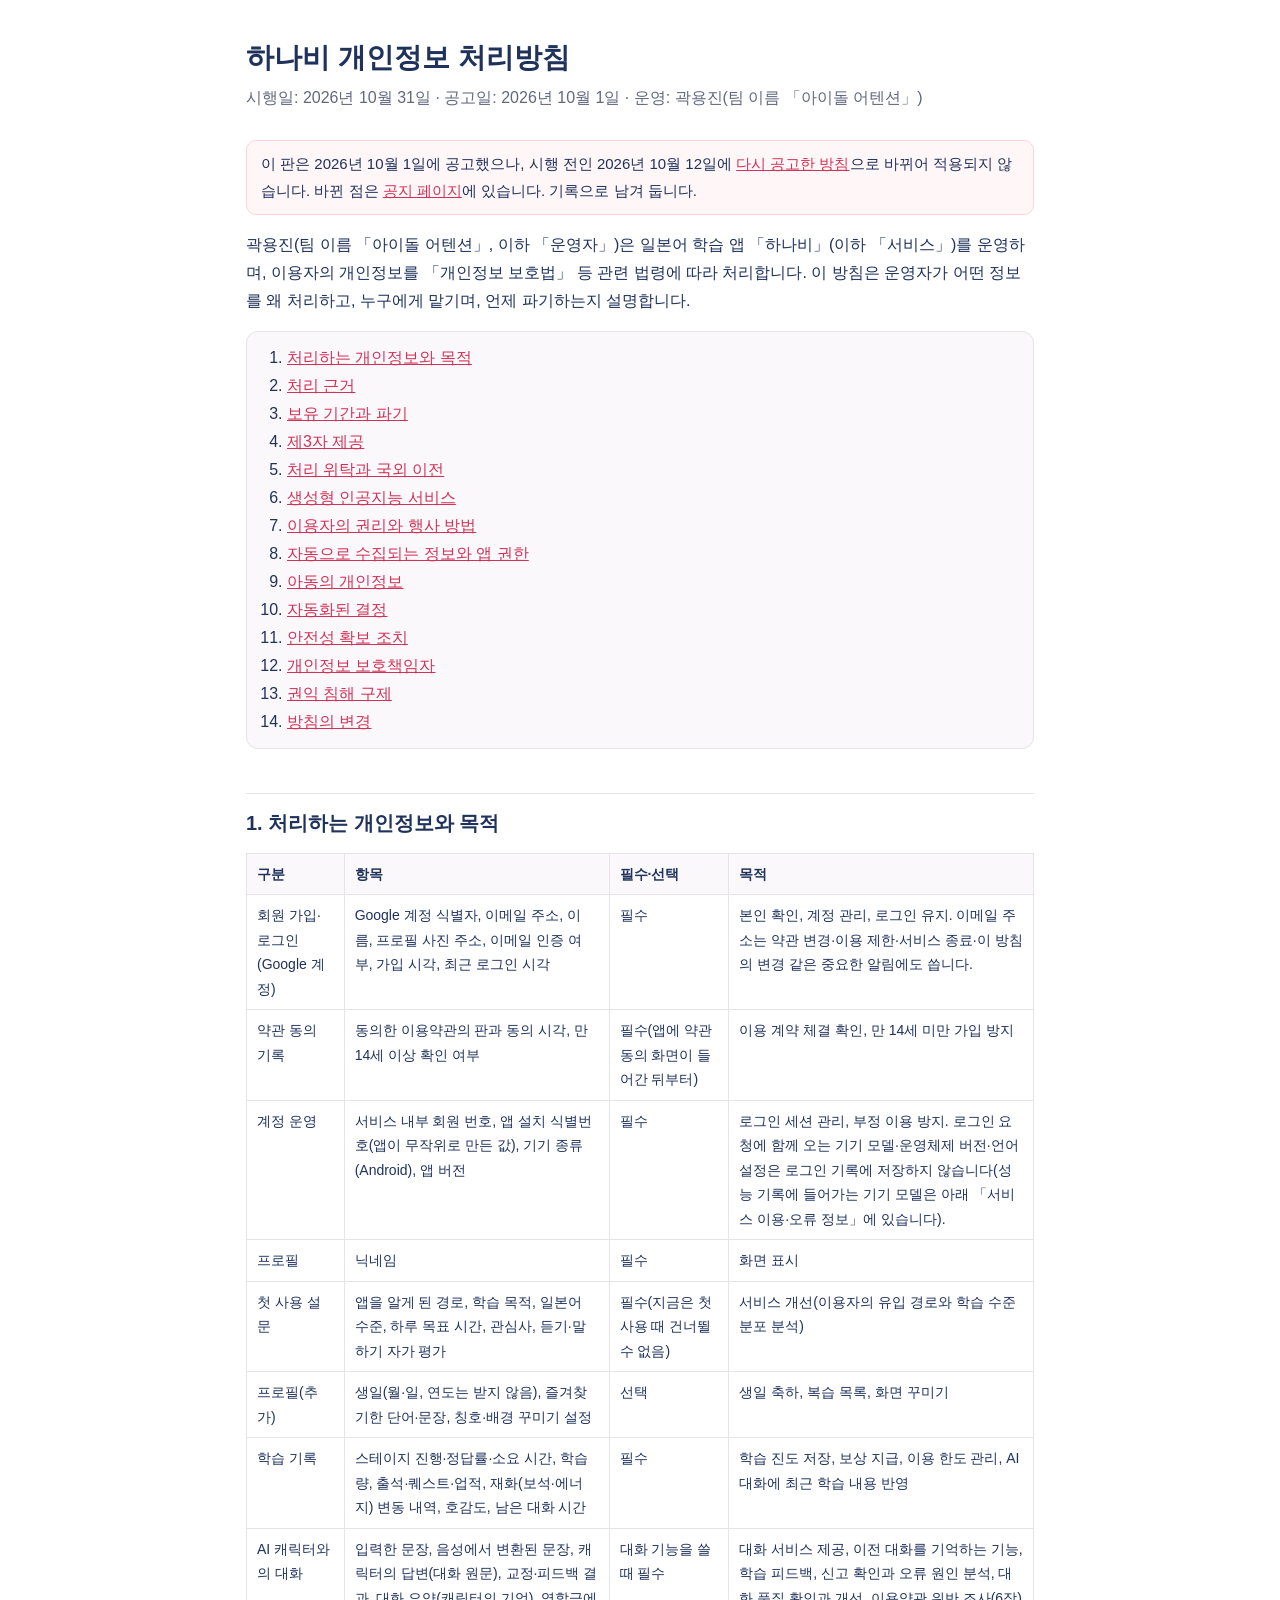
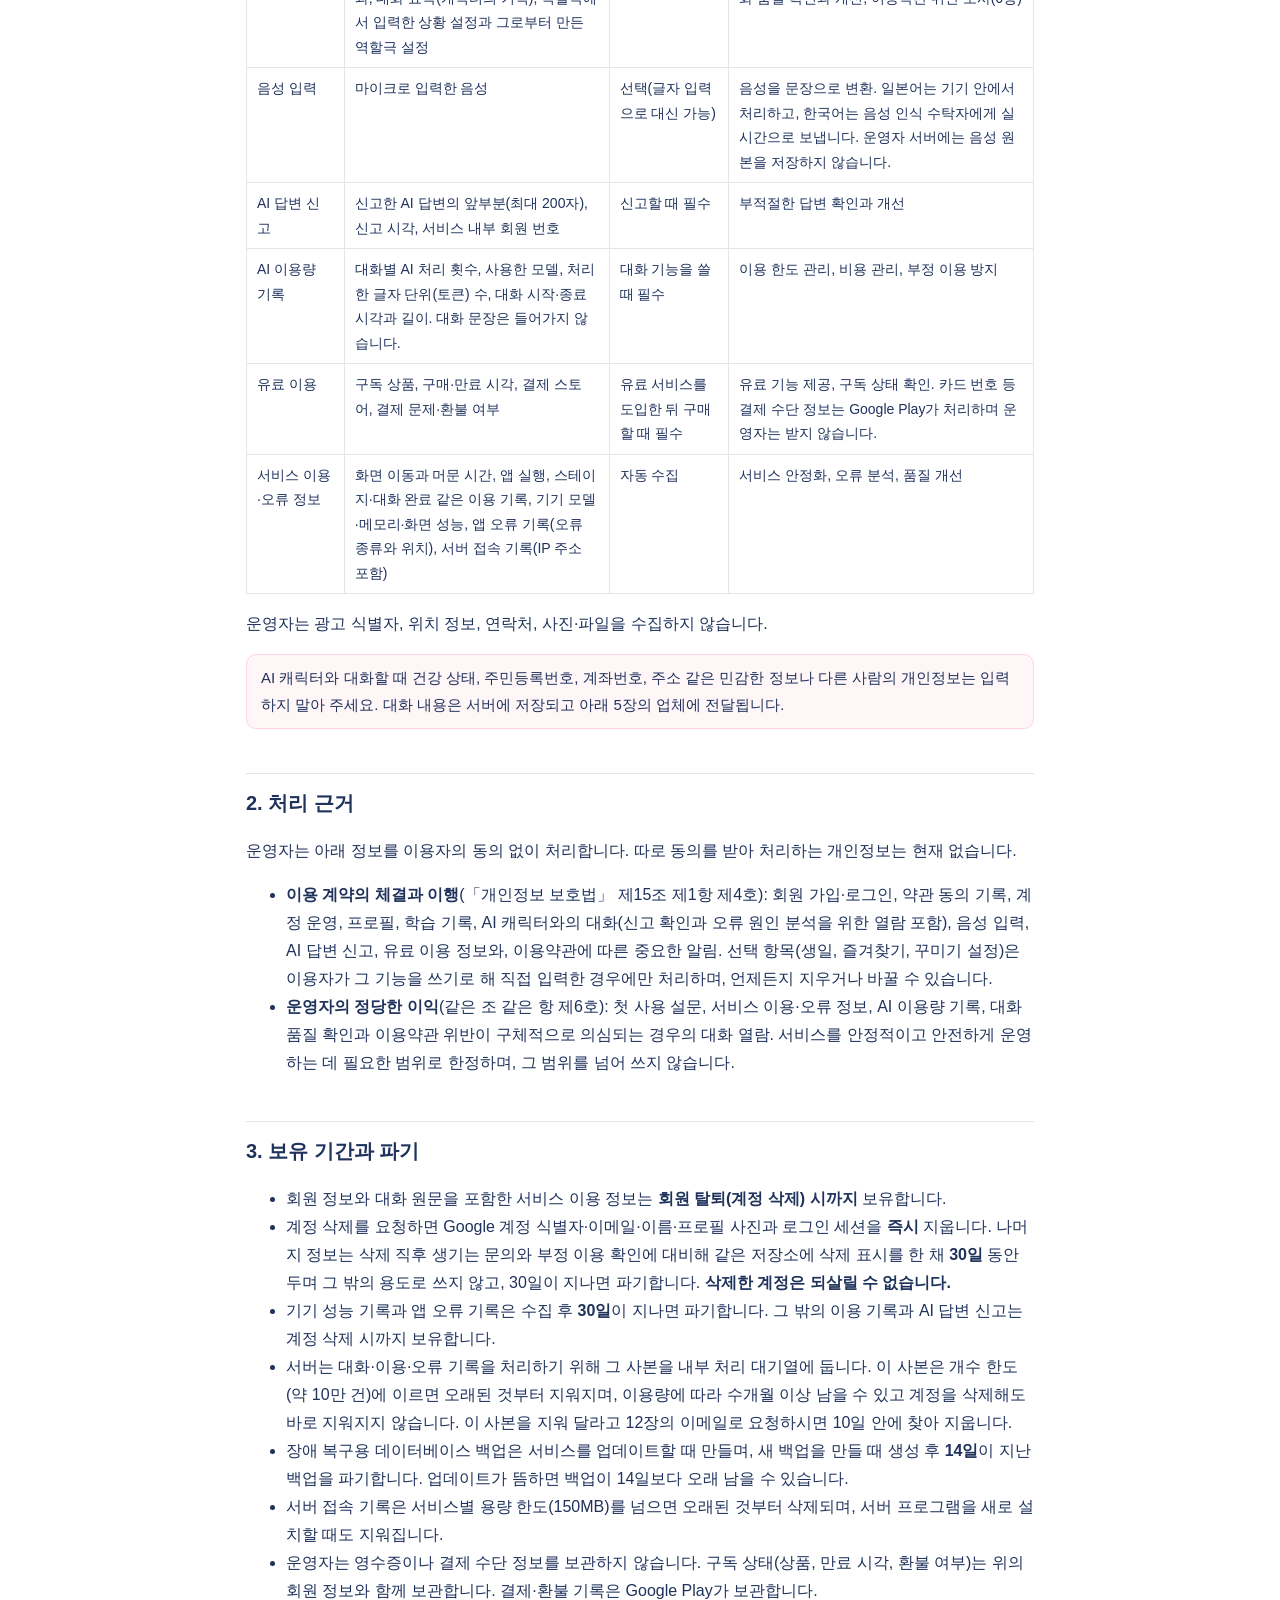
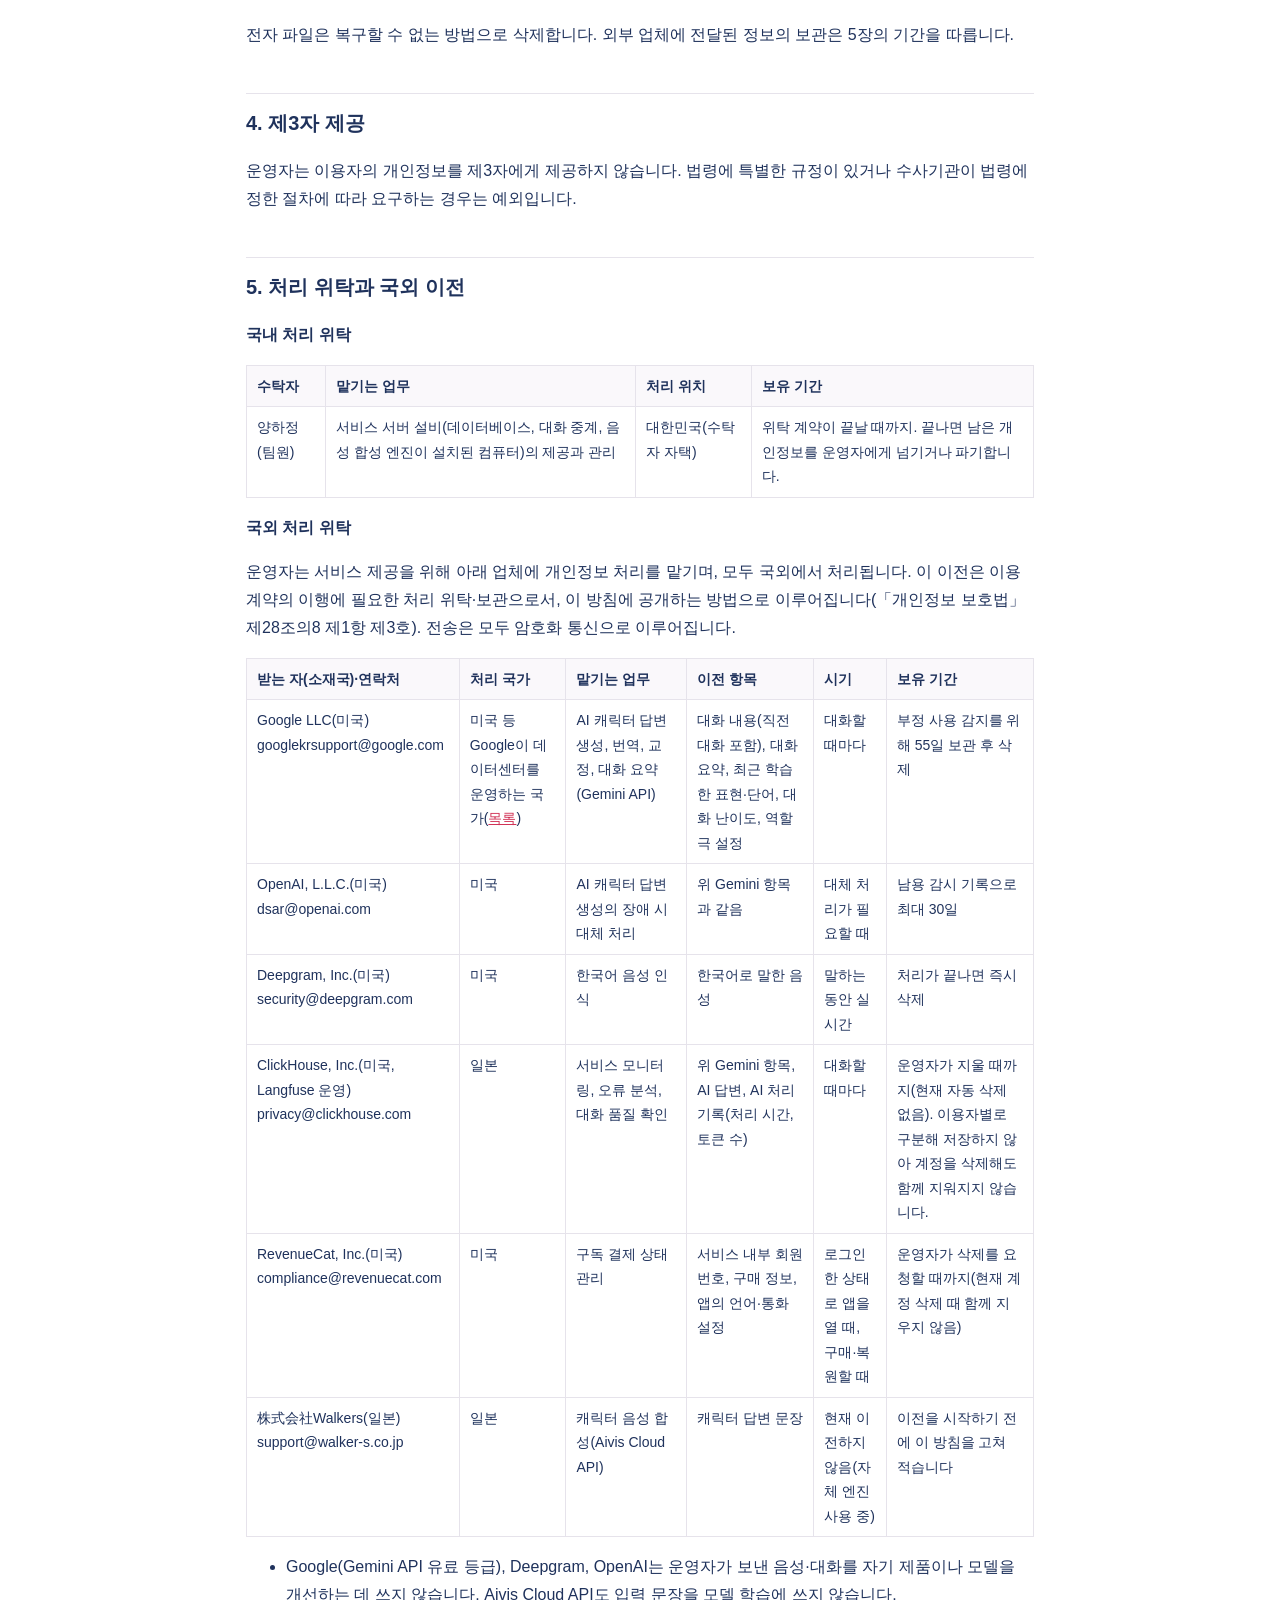
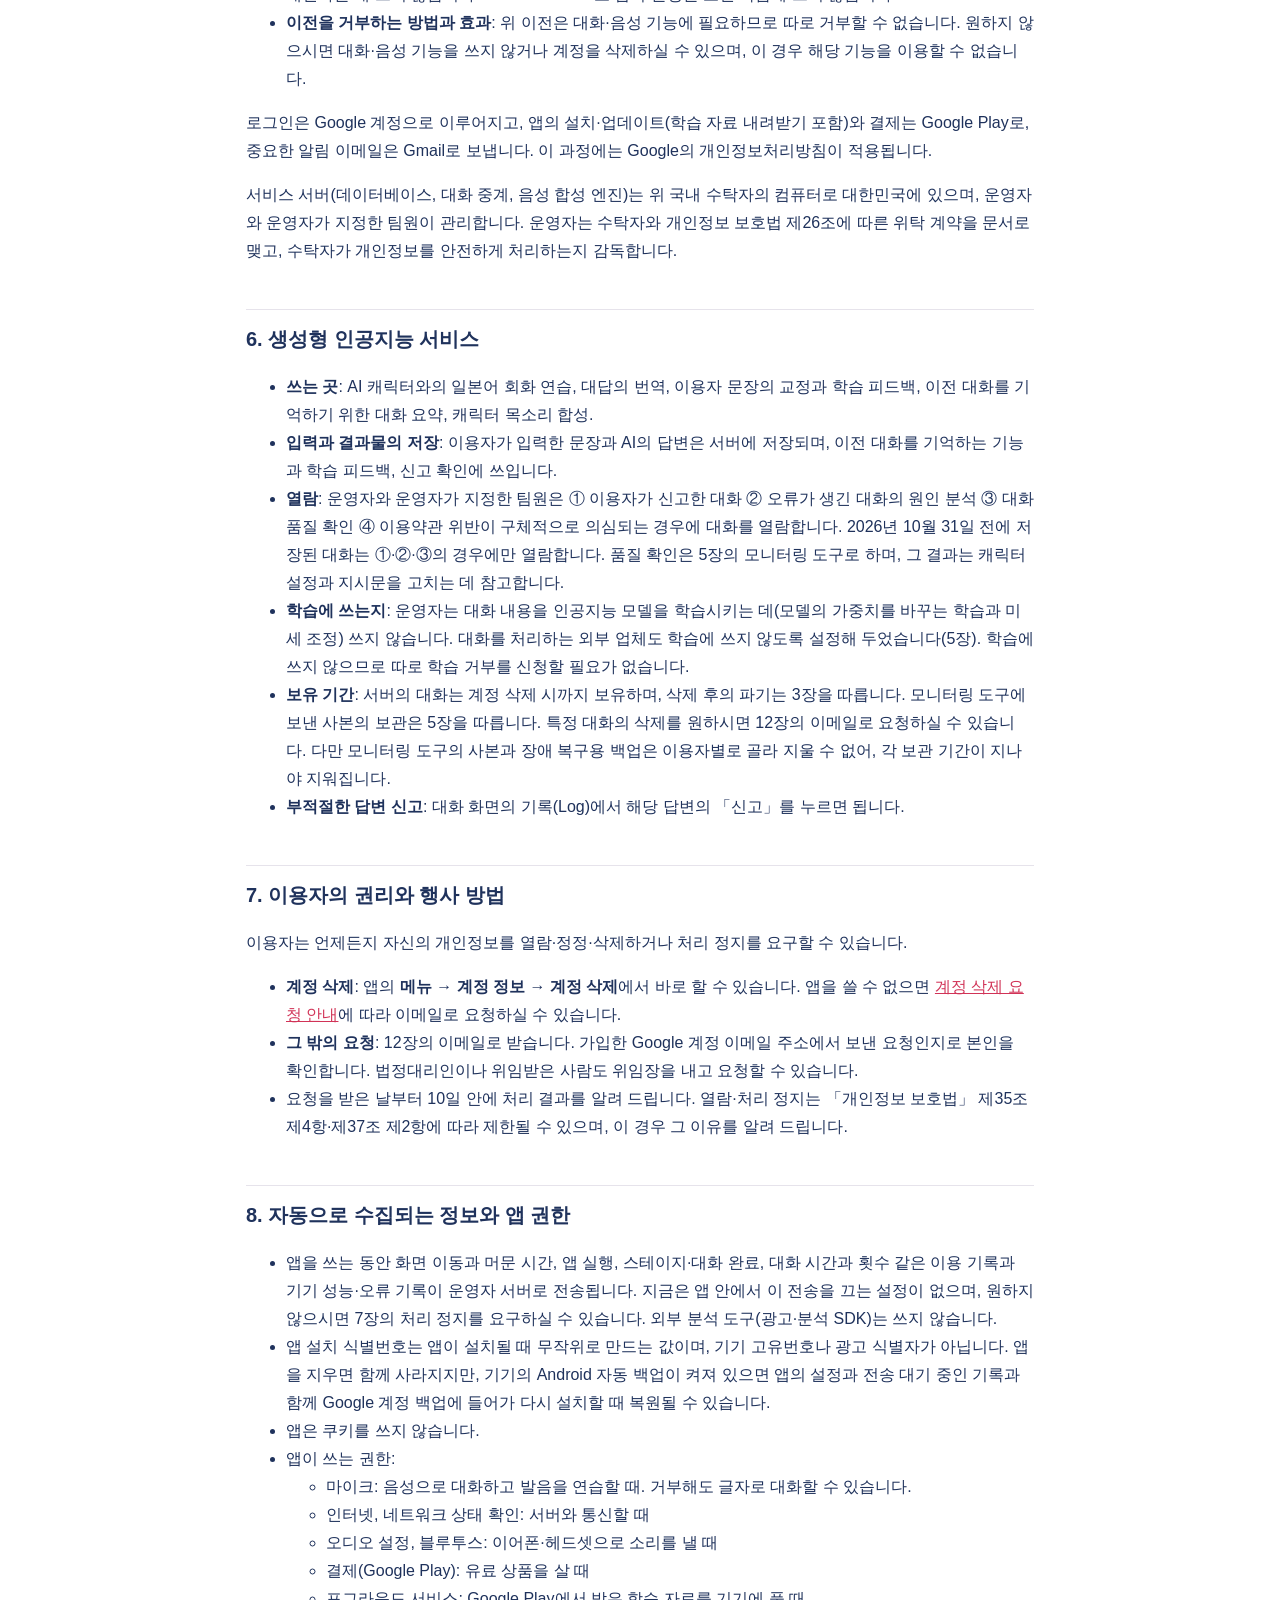
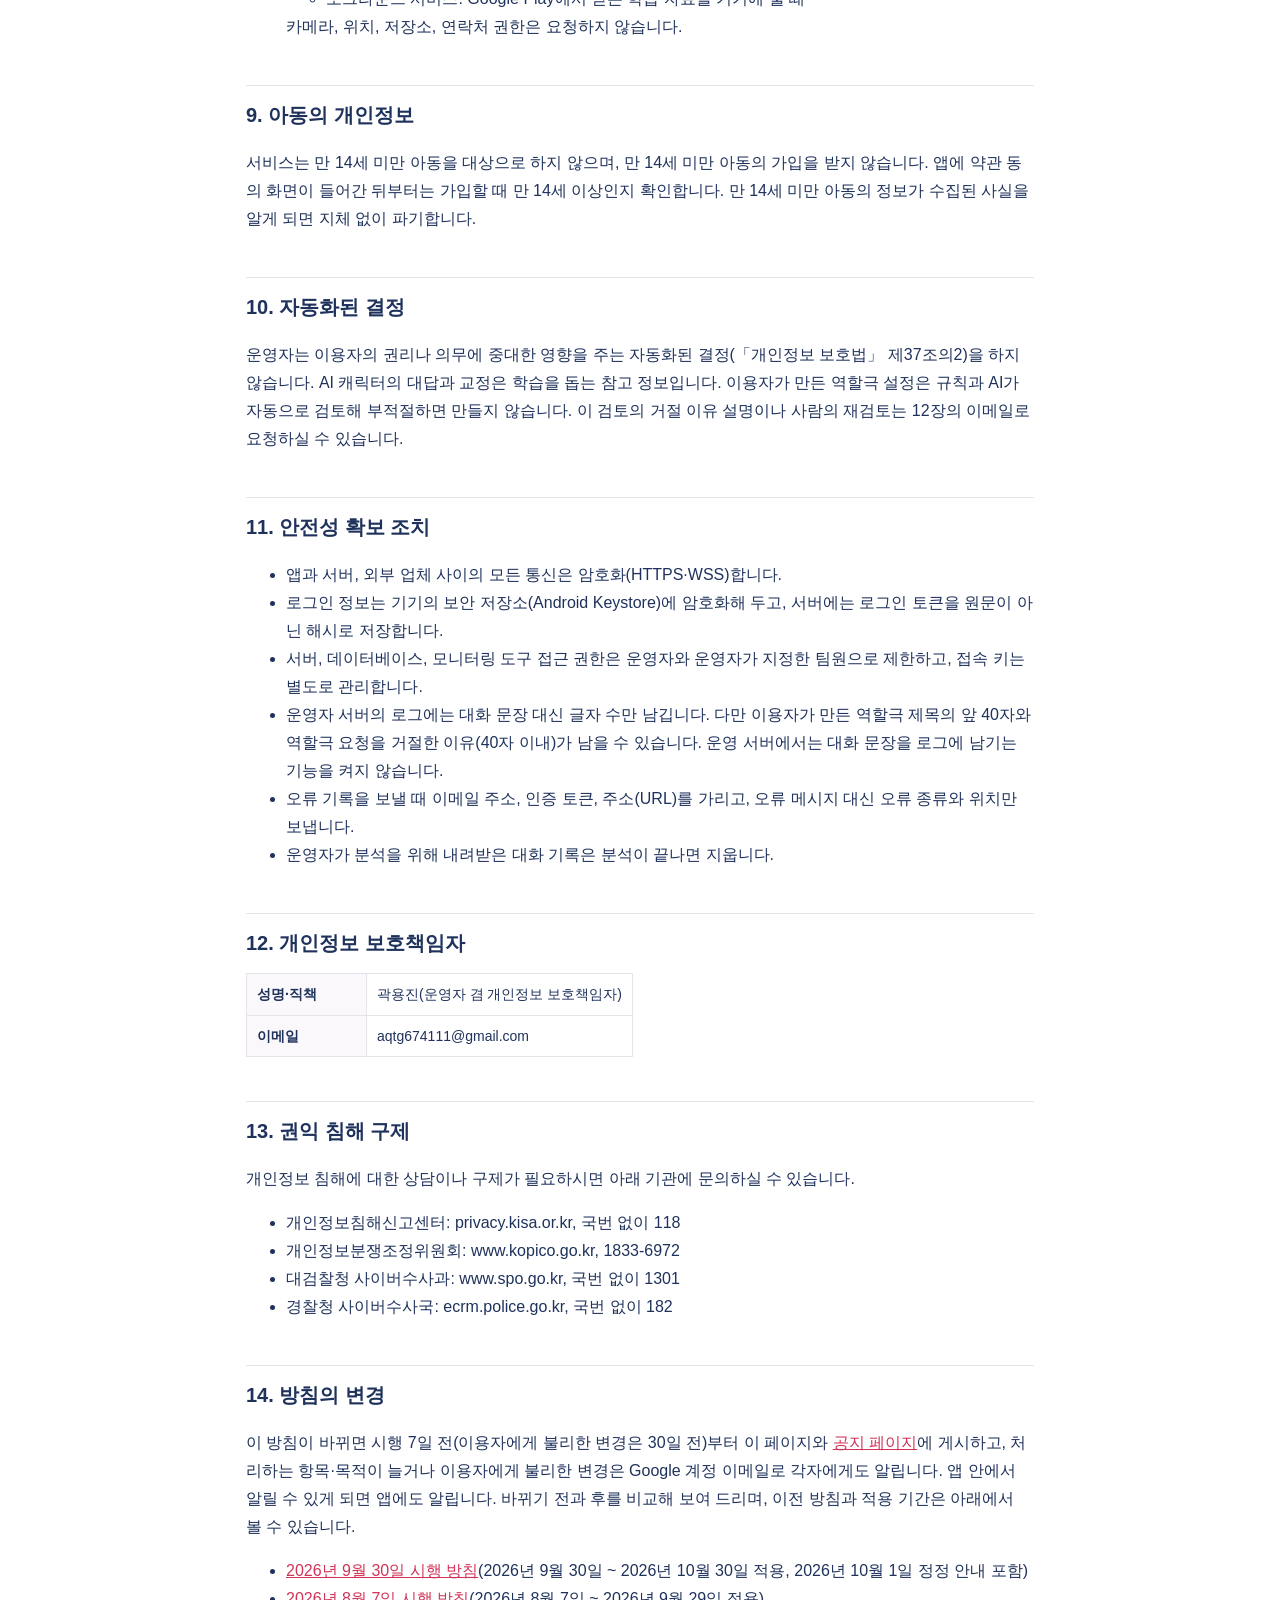
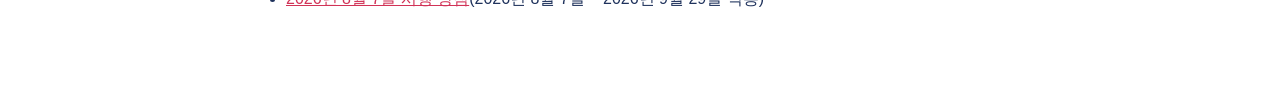
<file: privacy-20261031-notice1001.html>
<!doctype html>
<html lang="ko">
<head>
<meta charset="utf-8">
<meta name="viewport" content="width=device-width, initial-scale=1">
<title>하나비 개인정보 처리방침(2026년 10월 1일 공고판)</title>
<link rel="stylesheet" href="style.css">
</head>
<body>
<main>
<h1>하나비 개인정보 처리방침</h1>
<p class="meta">시행일: 2026년 10월 31일 · 공고일: 2026년 10월 1일 · 운영: 곽용진(팀 이름 「아이돌 어텐션」)</p>
<p class="note">이 판은 2026년 10월 1일에 공고했으나, 시행 전인 2026년 10월 12일에 <a href="privacy-20261031.html">다시 공고한 방침</a>으로 바뀌어 적용되지 않습니다. 바뀐 점은 <a href="notice.html#2026-10-12-privacy">공지 페이지</a>에 있습니다. 기록으로 남겨 둡니다.</p>

<p>곽용진(팀 이름 「아이돌 어텐션」, 이하 「운영자」)은 일본어 학습 앱 「하나비」(이하 「서비스」)를 운영하며, 이용자의 개인정보를 「개인정보 보호법」 등 관련 법령에 따라 처리합니다. 이 방침은 운영자가 어떤 정보를 왜 처리하고, 누구에게 맡기며, 언제 파기하는지 설명합니다.</p>

<nav class="toc">
<ol>
<li><a href="#items">처리하는 개인정보와 목적</a></li>
<li><a href="#basis">처리 근거</a></li>
<li><a href="#retention">보유 기간과 파기</a></li>
<li><a href="#third">제3자 제공</a></li>
<li><a href="#outsourcing">처리 위탁과 국외 이전</a></li>
<li><a href="#ai">생성형 인공지능 서비스</a></li>
<li><a href="#rights">이용자의 권리와 행사 방법</a></li>
<li><a href="#auto">자동으로 수집되는 정보와 앱 권한</a></li>
<li><a href="#children">아동의 개인정보</a></li>
<li><a href="#decision">자동화된 결정</a></li>
<li><a href="#security">안전성 확보 조치</a></li>
<li><a href="#officer">개인정보 보호책임자</a></li>
<li><a href="#remedy">권익 침해 구제</a></li>
<li><a href="#changes">방침의 변경</a></li>
</ol>
</nav>

<h2 id="items">1. 처리하는 개인정보와 목적</h2>
<table>
<thead><tr><th>구분</th><th>항목</th><th>필수·선택</th><th>목적</th></tr></thead>
<tbody>
<tr><td>회원 가입·로그인(Google 계정)</td><td>Google 계정 식별자, 이메일 주소, 이름, 프로필 사진 주소, 이메일 인증 여부, 가입 시각, 최근 로그인 시각</td><td>필수</td><td>본인 확인, 계정 관리, 로그인 유지. 이메일 주소는 약관 변경·이용 제한·서비스 종료·이 방침의 변경 같은 중요한 알림에도 씁니다.</td></tr>
<tr><td>약관 동의 기록</td><td>동의한 이용약관의 판과 동의 시각, 만 14세 이상 확인 여부</td><td>필수(앱에 약관 동의 화면이 들어간 뒤부터)</td><td>이용 계약 체결 확인, 만 14세 미만 가입 방지</td></tr>
<tr><td>계정 운영</td><td>서비스 내부 회원 번호, 앱 설치 식별번호(앱이 무작위로 만든 값), 기기 종류(Android), 앱 버전</td><td>필수</td><td>로그인 세션 관리, 부정 이용 방지. 로그인 요청에 함께 오는 기기 모델·운영체제 버전·언어 설정은 로그인 기록에 저장하지 않습니다(성능 기록에 들어가는 기기 모델은 아래 「서비스 이용·오류 정보」에 있습니다).</td></tr>
<tr><td>프로필</td><td>닉네임</td><td>필수</td><td>화면 표시</td></tr>
<tr><td>첫 사용 설문</td><td>앱을 알게 된 경로, 학습 목적, 일본어 수준, 하루 목표 시간, 관심사, 듣기·말하기 자가 평가</td><td>필수(지금은 첫 사용 때 건너뛸 수 없음)</td><td>서비스 개선(이용자의 유입 경로와 학습 수준 분포 분석)</td></tr>
<tr><td>프로필(추가)</td><td>생일(월·일, 연도는 받지 않음), 즐겨찾기한 단어·문장, 칭호·배경 꾸미기 설정</td><td>선택</td><td>생일 축하, 복습 목록, 화면 꾸미기</td></tr>
<tr><td>학습 기록</td><td>스테이지 진행·정답률·소요 시간, 학습량, 출석·퀘스트·업적, 재화(보석·에너지) 변동 내역, 호감도, 남은 대화 시간</td><td>필수</td><td>학습 진도 저장, 보상 지급, 이용 한도 관리, AI 대화에 최근 학습 내용 반영</td></tr>
<tr><td>AI 캐릭터와의 대화</td><td>입력한 문장, 음성에서 변환된 문장, 캐릭터의 답변(대화 원문), 교정·피드백 결과, 대화 요약(캐릭터의 기억), 역할극에서 입력한 상황 설정과 그로부터 만든 역할극 설정</td><td>대화 기능을 쓸 때 필수</td><td>대화 서비스 제공, 이전 대화를 기억하는 기능, 학습 피드백, 신고 확인과 오류 원인 분석, 대화 품질 확인과 개선, 이용약관 위반 조사(6장)</td></tr>
<tr><td>음성 입력</td><td>마이크로 입력한 음성</td><td>선택(글자 입력으로 대신 가능)</td><td>음성을 문장으로 변환. 일본어는 기기 안에서 처리하고, 한국어는 음성 인식 수탁자에게 실시간으로 보냅니다. 운영자 서버에는 음성 원본을 저장하지 않습니다.</td></tr>
<tr><td>AI 답변 신고</td><td>신고한 AI 답변의 앞부분(최대 200자), 신고 시각, 서비스 내부 회원 번호</td><td>신고할 때 필수</td><td>부적절한 답변 확인과 개선</td></tr>
<tr><td>AI 이용량 기록</td><td>대화별 AI 처리 횟수, 사용한 모델, 처리한 글자 단위(토큰) 수, 대화 시작·종료 시각과 길이. 대화 문장은 들어가지 않습니다.</td><td>대화 기능을 쓸 때 필수</td><td>이용 한도 관리, 비용 관리, 부정 이용 방지</td></tr>
<tr><td>유료 이용</td><td>구독 상품, 구매·만료 시각, 결제 스토어, 결제 문제·환불 여부</td><td>유료 서비스를 도입한 뒤 구매할 때 필수</td><td>유료 기능 제공, 구독 상태 확인. 카드 번호 등 결제 수단 정보는 Google Play가 처리하며 운영자는 받지 않습니다.</td></tr>
<tr><td>서비스 이용·오류 정보</td><td>화면 이동과 머문 시간, 앱 실행, 스테이지·대화 완료 같은 이용 기록, 기기 모델·메모리·화면 성능, 앱 오류 기록(오류 종류와 위치), 서버 접속 기록(IP 주소 포함)</td><td>자동 수집</td><td>서비스 안정화, 오류 분석, 품질 개선</td></tr>
</tbody>
</table>
<p>운영자는 광고 식별자, 위치 정보, 연락처, 사진·파일을 수집하지 않습니다.</p>
<p class="note">AI 캐릭터와 대화할 때 건강 상태, 주민등록번호, 계좌번호, 주소 같은 민감한 정보나 다른 사람의 개인정보는 입력하지 말아 주세요. 대화 내용은 서버에 저장되고 아래 5장의 업체에 전달됩니다.</p>

<h2 id="basis">2. 처리 근거</h2>
<p>운영자는 아래 정보를 이용자의 동의 없이 처리합니다. 따로 동의를 받아 처리하는 개인정보는 현재 없습니다.</p>
<ul>
<li><b>이용 계약의 체결과 이행</b>(「개인정보 보호법」 제15조 제1항 제4호): 회원 가입·로그인, 약관 동의 기록, 계정 운영, 프로필, 학습 기록, AI 캐릭터와의 대화(신고 확인과 오류 원인 분석을 위한 열람 포함), 음성 입력, AI 답변 신고, 유료 이용 정보와, 이용약관에 따른 중요한 알림. 선택 항목(생일, 즐겨찾기, 꾸미기 설정)은 이용자가 그 기능을 쓰기로 해 직접 입력한 경우에만 처리하며, 언제든지 지우거나 바꿀 수 있습니다.</li>
<li><b>운영자의 정당한 이익</b>(같은 조 같은 항 제6호): 첫 사용 설문, 서비스 이용·오류 정보, AI 이용량 기록, 대화 품질 확인과 이용약관 위반이 구체적으로 의심되는 경우의 대화 열람. 서비스를 안정적이고 안전하게 운영하는 데 필요한 범위로 한정하며, 그 범위를 넘어 쓰지 않습니다.</li>
</ul>

<h2 id="retention">3. 보유 기간과 파기</h2>
<ul>
<li>회원 정보와 대화 원문을 포함한 서비스 이용 정보는 <b>회원 탈퇴(계정 삭제) 시까지</b> 보유합니다.</li>
<li>계정 삭제를 요청하면 Google 계정 식별자·이메일·이름·프로필 사진과 로그인 세션을 <b>즉시</b> 지웁니다. 나머지 정보는 삭제 직후 생기는 문의와 부정 이용 확인에 대비해 같은 저장소에 삭제 표시를 한 채 <b>30일</b> 동안 두며 그 밖의 용도로 쓰지 않고, 30일이 지나면 파기합니다. <b>삭제한 계정은 되살릴 수 없습니다.</b></li>
<li>기기 성능 기록과 앱 오류 기록은 수집 후 <b>30일</b>이 지나면 파기합니다. 그 밖의 이용 기록과 AI 답변 신고는 계정 삭제 시까지 보유합니다.</li>
<li>서버는 대화·이용·오류 기록을 처리하기 위해 그 사본을 내부 처리 대기열에 둡니다. 이 사본은 개수 한도(약 10만 건)에 이르면 오래된 것부터 지워지며, 이용량에 따라 수개월 이상 남을 수 있고 계정을 삭제해도 바로 지워지지 않습니다. 이 사본을 지워 달라고 12장의 이메일로 요청하시면 10일 안에 찾아 지웁니다.</li>
<li>장애 복구용 데이터베이스 백업은 서비스를 업데이트할 때 만들며, 새 백업을 만들 때 생성 후 <b>14일</b>이 지난 백업을 파기합니다. 업데이트가 뜸하면 백업이 14일보다 오래 남을 수 있습니다.</li>
<li>서버 접속 기록은 서비스별 용량 한도(150MB)를 넘으면 오래된 것부터 삭제되며, 서버 프로그램을 새로 설치할 때도 지워집니다.</li>
<li>운영자는 영수증이나 결제 수단 정보를 보관하지 않습니다. 구독 상태(상품, 만료 시각, 환불 여부)는 위의 회원 정보와 함께 보관합니다. 결제·환불 기록은 Google Play가 보관합니다.</li>
</ul>
<p>전자 파일은 복구할 수 없는 방법으로 삭제합니다. 외부 업체에 전달된 정보의 보관은 5장의 기간을 따릅니다.</p>

<h2 id="third">4. 제3자 제공</h2>
<p>운영자는 이용자의 개인정보를 제3자에게 제공하지 않습니다. 법령에 특별한 규정이 있거나 수사기관이 법령에 정한 절차에 따라 요구하는 경우는 예외입니다.</p>

<h2 id="outsourcing">5. 처리 위탁과 국외 이전</h2>
<p><b>국내 처리 위탁</b></p>
<table>
<thead><tr><th>수탁자</th><th>맡기는 업무</th><th>처리 위치</th><th>보유 기간</th></tr></thead>
<tbody>
<tr><td>양하정(팀원)</td><td>서비스 서버 설비(데이터베이스, 대화 중계, 음성 합성 엔진이 설치된 컴퓨터)의 제공과 관리</td><td>대한민국(수탁자 자택)</td><td>위탁 계약이 끝날 때까지. 끝나면 남은 개인정보를 운영자에게 넘기거나 파기합니다.</td></tr>
</tbody>
</table>
<p><b>국외 처리 위탁</b></p>
<p>운영자는 서비스 제공을 위해 아래 업체에 개인정보 처리를 맡기며, 모두 국외에서 처리됩니다. 이 이전은 이용 계약의 이행에 필요한 처리 위탁·보관으로서, 이 방침에 공개하는 방법으로 이루어집니다(「개인정보 보호법」 제28조의8 제1항 제3호). 전송은 모두 암호화 통신으로 이루어집니다.</p>
<table>
<thead><tr><th>받는 자(소재국)·연락처</th><th>처리 국가</th><th>맡기는 업무</th><th>이전 항목</th><th>시기</th><th>보유 기간</th></tr></thead>
<tbody>
<tr><td>Google LLC(미국)<br>googlekrsupport@google.com</td><td>미국 등 Google이 데이터센터를 운영하는 국가(<a href="https://www.google.com/about/datacenters/locations/">목록</a>)</td><td>AI 캐릭터 답변 생성, 번역, 교정, 대화 요약(Gemini API)</td><td>대화 내용(직전 대화 포함), 대화 요약, 최근 학습한 표현·단어, 대화 난이도, 역할극 설정</td><td>대화할 때마다</td><td>부정 사용 감지를 위해 55일 보관 후 삭제</td></tr>
<tr><td>OpenAI, L.L.C.(미국)<br>dsar@openai.com</td><td>미국</td><td>AI 캐릭터 답변 생성의 장애 시 대체 처리</td><td>위 Gemini 항목과 같음</td><td>대체 처리가 필요할 때</td><td>남용 감시 기록으로 최대 30일</td></tr>
<tr><td>Deepgram, Inc.(미국)<br>security@deepgram.com</td><td>미국</td><td>한국어 음성 인식</td><td>한국어로 말한 음성</td><td>말하는 동안 실시간</td><td>처리가 끝나면 즉시 삭제</td></tr>
<tr><td>ClickHouse, Inc.(미국, Langfuse 운영)<br>privacy@clickhouse.com</td><td>일본</td><td>서비스 모니터링, 오류 분석, 대화 품질 확인</td><td>위 Gemini 항목, AI 답변, AI 처리 기록(처리 시간, 토큰 수)</td><td>대화할 때마다</td><td>운영자가 지울 때까지(현재 자동 삭제 없음). 이용자별로 구분해 저장하지 않아 계정을 삭제해도 함께 지워지지 않습니다.</td></tr>
<tr><td>RevenueCat, Inc.(미국)<br>compliance@revenuecat.com</td><td>미국</td><td>구독 결제 상태 관리</td><td>서비스 내부 회원 번호, 구매 정보, 앱의 언어·통화 설정</td><td>로그인한 상태로 앱을 열 때, 구매·복원할 때</td><td>운영자가 삭제를 요청할 때까지(현재 계정 삭제 때 함께 지우지 않음)</td></tr>
<tr><td>株式会社Walkers(일본)<br>support@walker-s.co.jp</td><td>일본</td><td>캐릭터 음성 합성(Aivis Cloud API)</td><td>캐릭터 답변 문장</td><td>현재 이전하지 않음(자체 엔진 사용 중)</td><td>이전을 시작하기 전에 이 방침을 고쳐 적습니다</td></tr>
</tbody>
</table>
<ul>
<li>Google(Gemini API 유료 등급), Deepgram, OpenAI는 운영자가 보낸 음성·대화를 자기 제품이나 모델을 개선하는 데 쓰지 않습니다. Aivis Cloud API도 입력 문장을 모델 학습에 쓰지 않습니다.</li>
<li><b>이전을 거부하는 방법과 효과</b>: 위 이전은 대화·음성 기능에 필요하므로 따로 거부할 수 없습니다. 원하지 않으시면 대화·음성 기능을 쓰지 않거나 계정을 삭제하실 수 있으며, 이 경우 해당 기능을 이용할 수 없습니다.</li>
</ul>
<p>로그인은 Google 계정으로 이루어지고, 앱의 설치·업데이트(학습 자료 내려받기 포함)와 결제는 Google Play로, 중요한 알림 이메일은 Gmail로 보냅니다. 이 과정에는 Google의 개인정보처리방침이 적용됩니다.</p>
<p>서비스 서버(데이터베이스, 대화 중계, 음성 합성 엔진)는 위 국내 수탁자의 컴퓨터로 대한민국에 있으며, 운영자와 운영자가 지정한 팀원이 관리합니다. 운영자는 수탁자와 개인정보 보호법 제26조에 따른 위탁 계약을 문서로 맺고, 수탁자가 개인정보를 안전하게 처리하는지 감독합니다.</p>

<h2 id="ai">6. 생성형 인공지능 서비스</h2>
<ul>
<li><b>쓰는 곳</b>: AI 캐릭터와의 일본어 회화 연습, 대답의 번역, 이용자 문장의 교정과 학습 피드백, 이전 대화를 기억하기 위한 대화 요약, 캐릭터 목소리 합성.</li>
<li><b>입력과 결과물의 저장</b>: 이용자가 입력한 문장과 AI의 답변은 서버에 저장되며, 이전 대화를 기억하는 기능과 학습 피드백, 신고 확인에 쓰입니다.</li>
<li><b>열람</b>: 운영자와 운영자가 지정한 팀원은 ① 이용자가 신고한 대화 ② 오류가 생긴 대화의 원인 분석 ③ 대화 품질 확인 ④ 이용약관 위반이 구체적으로 의심되는 경우에 대화를 열람합니다. 2026년 10월 31일 전에 저장된 대화는 ①·②·③의 경우에만 열람합니다. 품질 확인은 5장의 모니터링 도구로 하며, 그 결과는 캐릭터 설정과 지시문을 고치는 데 참고합니다.</li>
<li><b>학습에 쓰는지</b>: 운영자는 대화 내용을 인공지능 모델을 학습시키는 데(모델의 가중치를 바꾸는 학습과 미세 조정) 쓰지 않습니다. 대화를 처리하는 외부 업체도 학습에 쓰지 않도록 설정해 두었습니다(5장). 학습에 쓰지 않으므로 따로 학습 거부를 신청할 필요가 없습니다.</li>
<li><b>보유 기간</b>: 서버의 대화는 계정 삭제 시까지 보유하며, 삭제 후의 파기는 3장을 따릅니다. 모니터링 도구에 보낸 사본의 보관은 5장을 따릅니다. 특정 대화의 삭제를 원하시면 12장의 이메일로 요청하실 수 있습니다. 다만 모니터링 도구의 사본과 장애 복구용 백업은 이용자별로 골라 지울 수 없어, 각 보관 기간이 지나야 지워집니다.</li>
<li><b>부적절한 답변 신고</b>: 대화 화면의 기록(Log)에서 해당 답변의 「신고」를 누르면 됩니다.</li>
</ul>

<h2 id="rights">7. 이용자의 권리와 행사 방법</h2>
<p>이용자는 언제든지 자신의 개인정보를 열람·정정·삭제하거나 처리 정지를 요구할 수 있습니다.</p>
<ul>
<li><b>계정 삭제</b>: 앱의 <b>메뉴 → 계정 정보 → 계정 삭제</b>에서 바로 할 수 있습니다. 앱을 쓸 수 없으면 <a href="delete-account.html">계정 삭제 요청 안내</a>에 따라 이메일로 요청하실 수 있습니다.</li>
<li><b>그 밖의 요청</b>: 12장의 이메일로 받습니다. 가입한 Google 계정 이메일 주소에서 보낸 요청인지로 본인을 확인합니다. 법정대리인이나 위임받은 사람도 위임장을 내고 요청할 수 있습니다.</li>
<li>요청을 받은 날부터 10일 안에 처리 결과를 알려 드립니다. 열람·처리 정지는 「개인정보 보호법」 제35조 제4항·제37조 제2항에 따라 제한될 수 있으며, 이 경우 그 이유를 알려 드립니다.</li>
</ul>

<h2 id="auto">8. 자동으로 수집되는 정보와 앱 권한</h2>
<ul>
<li>앱을 쓰는 동안 화면 이동과 머문 시간, 앱 실행, 스테이지·대화 완료, 대화 시간과 횟수 같은 이용 기록과 기기 성능·오류 기록이 운영자 서버로 전송됩니다. 지금은 앱 안에서 이 전송을 끄는 설정이 없으며, 원하지 않으시면 7장의 처리 정지를 요구하실 수 있습니다. 외부 분석 도구(광고·분석 SDK)는 쓰지 않습니다.</li>
<li>앱 설치 식별번호는 앱이 설치될 때 무작위로 만드는 값이며, 기기 고유번호나 광고 식별자가 아닙니다. 앱을 지우면 함께 사라지지만, 기기의 Android 자동 백업이 켜져 있으면 앱의 설정과 전송 대기 중인 기록과 함께 Google 계정 백업에 들어가 다시 설치할 때 복원될 수 있습니다.</li>
<li>앱은 쿠키를 쓰지 않습니다.</li>
<li>앱이 쓰는 권한:
<ul>
<li>마이크: 음성으로 대화하고 발음을 연습할 때. 거부해도 글자로 대화할 수 있습니다.</li>
<li>인터넷, 네트워크 상태 확인: 서버와 통신할 때</li>
<li>오디오 설정, 블루투스: 이어폰·헤드셋으로 소리를 낼 때</li>
<li>결제(Google Play): 유료 상품을 살 때</li>
<li>포그라운드 서비스: Google Play에서 받은 학습 자료를 기기에 풀 때</li>
</ul>
카메라, 위치, 저장소, 연락처 권한은 요청하지 않습니다.</li>
</ul>

<h2 id="children">9. 아동의 개인정보</h2>
<p>서비스는 만 14세 미만 아동을 대상으로 하지 않으며, 만 14세 미만 아동의 가입을 받지 않습니다. 앱에 약관 동의 화면이 들어간 뒤부터는 가입할 때 만 14세 이상인지 확인합니다. 만 14세 미만 아동의 정보가 수집된 사실을 알게 되면 지체 없이 파기합니다.</p>

<h2 id="decision">10. 자동화된 결정</h2>
<p>운영자는 이용자의 권리나 의무에 중대한 영향을 주는 자동화된 결정(「개인정보 보호법」 제37조의2)을 하지 않습니다. AI 캐릭터의 대답과 교정은 학습을 돕는 참고 정보입니다. 이용자가 만든 역할극 설정은 규칙과 AI가 자동으로 검토해 부적절하면 만들지 않습니다. 이 검토의 거절 이유 설명이나 사람의 재검토는 12장의 이메일로 요청하실 수 있습니다.</p>

<h2 id="security">11. 안전성 확보 조치</h2>
<ul>
<li>앱과 서버, 외부 업체 사이의 모든 통신은 암호화(HTTPS·WSS)합니다.</li>
<li>로그인 정보는 기기의 보안 저장소(Android Keystore)에 암호화해 두고, 서버에는 로그인 토큰을 원문이 아닌 해시로 저장합니다.</li>
<li>서버, 데이터베이스, 모니터링 도구 접근 권한은 운영자와 운영자가 지정한 팀원으로 제한하고, 접속 키는 별도로 관리합니다.</li>
<li>운영자 서버의 로그에는 대화 문장 대신 글자 수만 남깁니다. 다만 이용자가 만든 역할극 제목의 앞 40자와 역할극 요청을 거절한 이유(40자 이내)가 남을 수 있습니다. 운영 서버에서는 대화 문장을 로그에 남기는 기능을 켜지 않습니다.</li>
<li>오류 기록을 보낼 때 이메일 주소, 인증 토큰, 주소(URL)를 가리고, 오류 메시지 대신 오류 종류와 위치만 보냅니다.</li>
<li>운영자가 분석을 위해 내려받은 대화 기록은 분석이 끝나면 지웁니다.</li>
</ul>

<h2 id="officer">12. 개인정보 보호책임자</h2>
<table>
<tbody>
<tr><th>성명·직책</th><td>곽용진(운영자 겸 개인정보 보호책임자)</td></tr>
<tr><th>이메일</th><td>aqtg674111@gmail.com</td></tr>
</tbody>
</table>

<h2 id="remedy">13. 권익 침해 구제</h2>
<p>개인정보 침해에 대한 상담이나 구제가 필요하시면 아래 기관에 문의하실 수 있습니다.</p>
<ul>
<li>개인정보침해신고센터: privacy.kisa.or.kr, 국번 없이 118</li>
<li>개인정보분쟁조정위원회: www.kopico.go.kr, 1833-6972</li>
<li>대검찰청 사이버수사과: www.spo.go.kr, 국번 없이 1301</li>
<li>경찰청 사이버수사국: ecrm.police.go.kr, 국번 없이 182</li>
</ul>

<h2 id="changes">14. 방침의 변경</h2>
<p>이 방침이 바뀌면 시행 7일 전(이용자에게 불리한 변경은 30일 전)부터 이 페이지와 <a href="notice.html">공지 페이지</a>에 게시하고, 처리하는 항목·목적이 늘거나 이용자에게 불리한 변경은 Google 계정 이메일로 각자에게도 알립니다. 앱 안에서 알릴 수 있게 되면 앱에도 알립니다. 바뀌기 전과 후를 비교해 보여 드리며, 이전 방침과 적용 기간은 아래에서 볼 수 있습니다.</p>
<ul>
<li><a href="privacy.html">2026년 9월 30일 시행 방침</a>(2026년 9월 30일 ~ 2026년 10월 30일 적용, 2026년 10월 1일 정정 안내 포함)</li>
<li><a href="privacy-20260807.html">2026년 8월 7일 시행 방침</a>(2026년 8월 7일 ~ 2026년 9월 29일 적용)</li>
</ul>
</main>
</body>
</html>
</file>
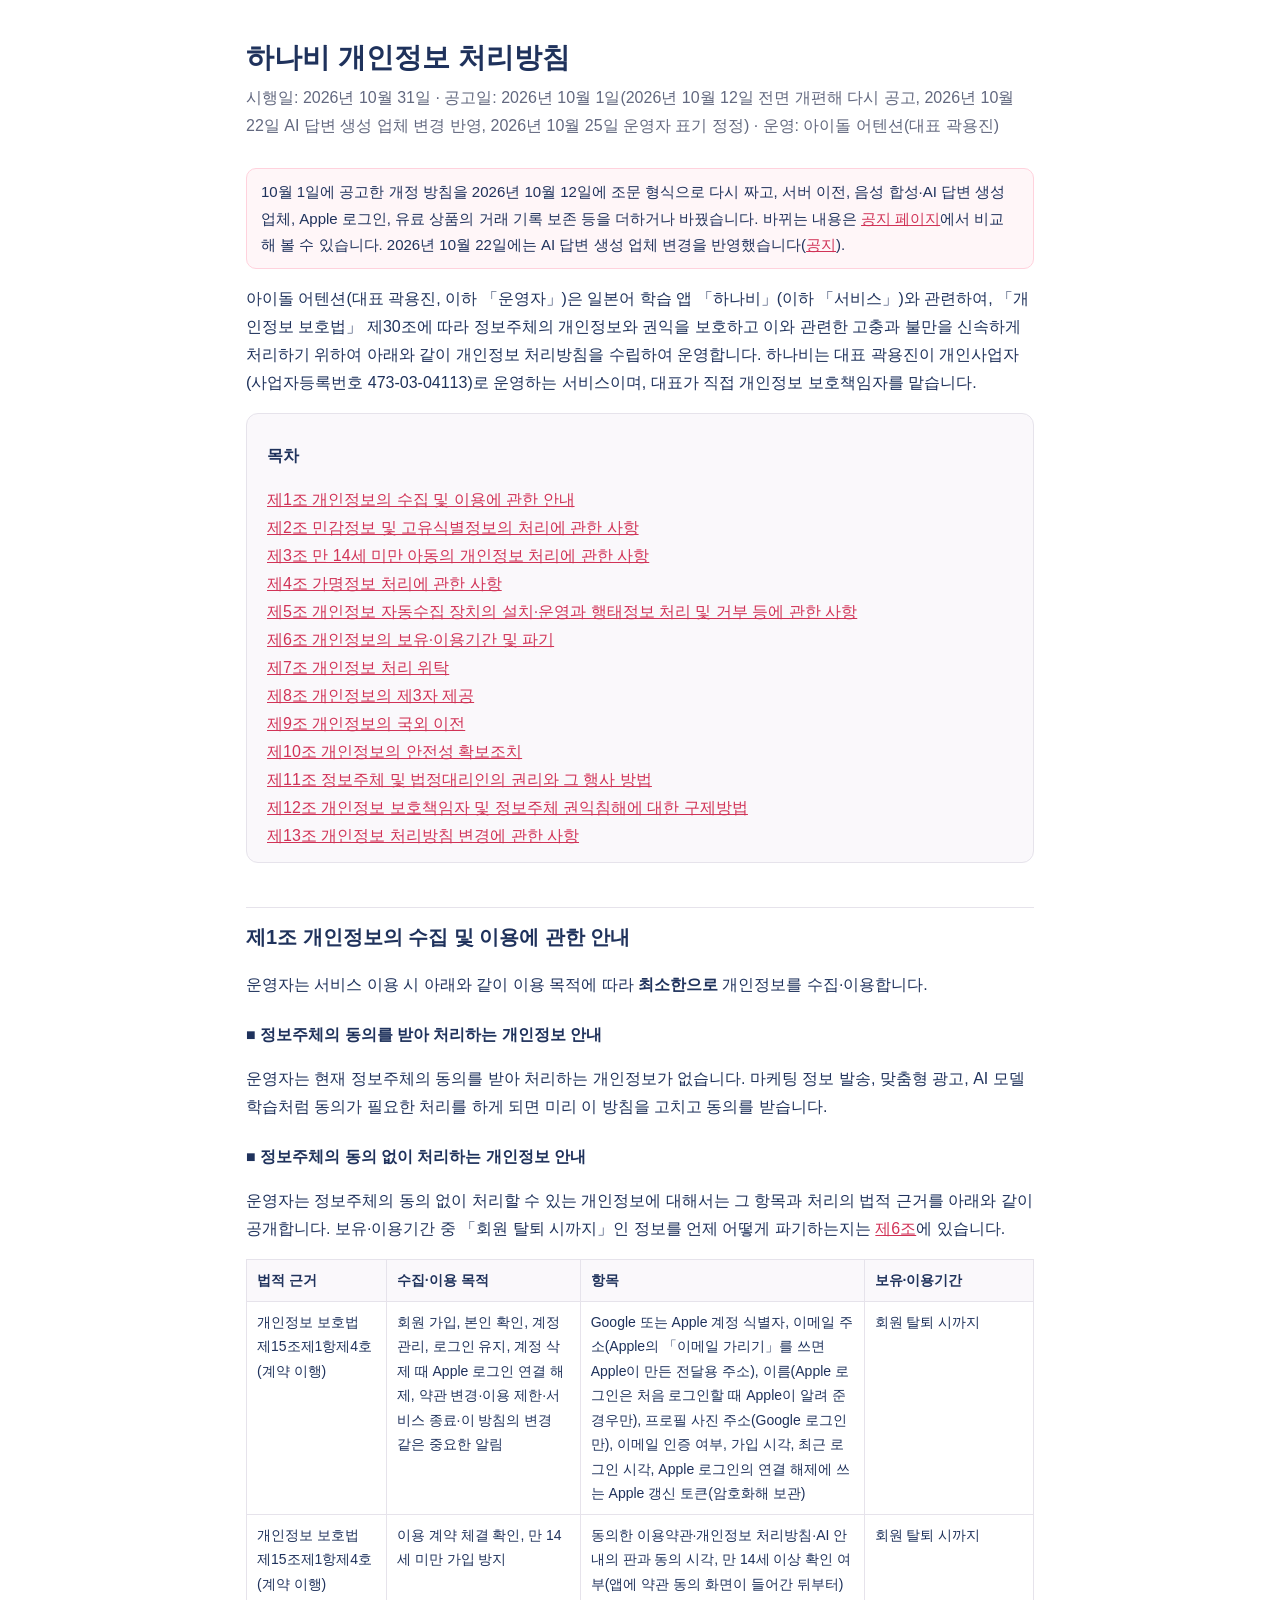
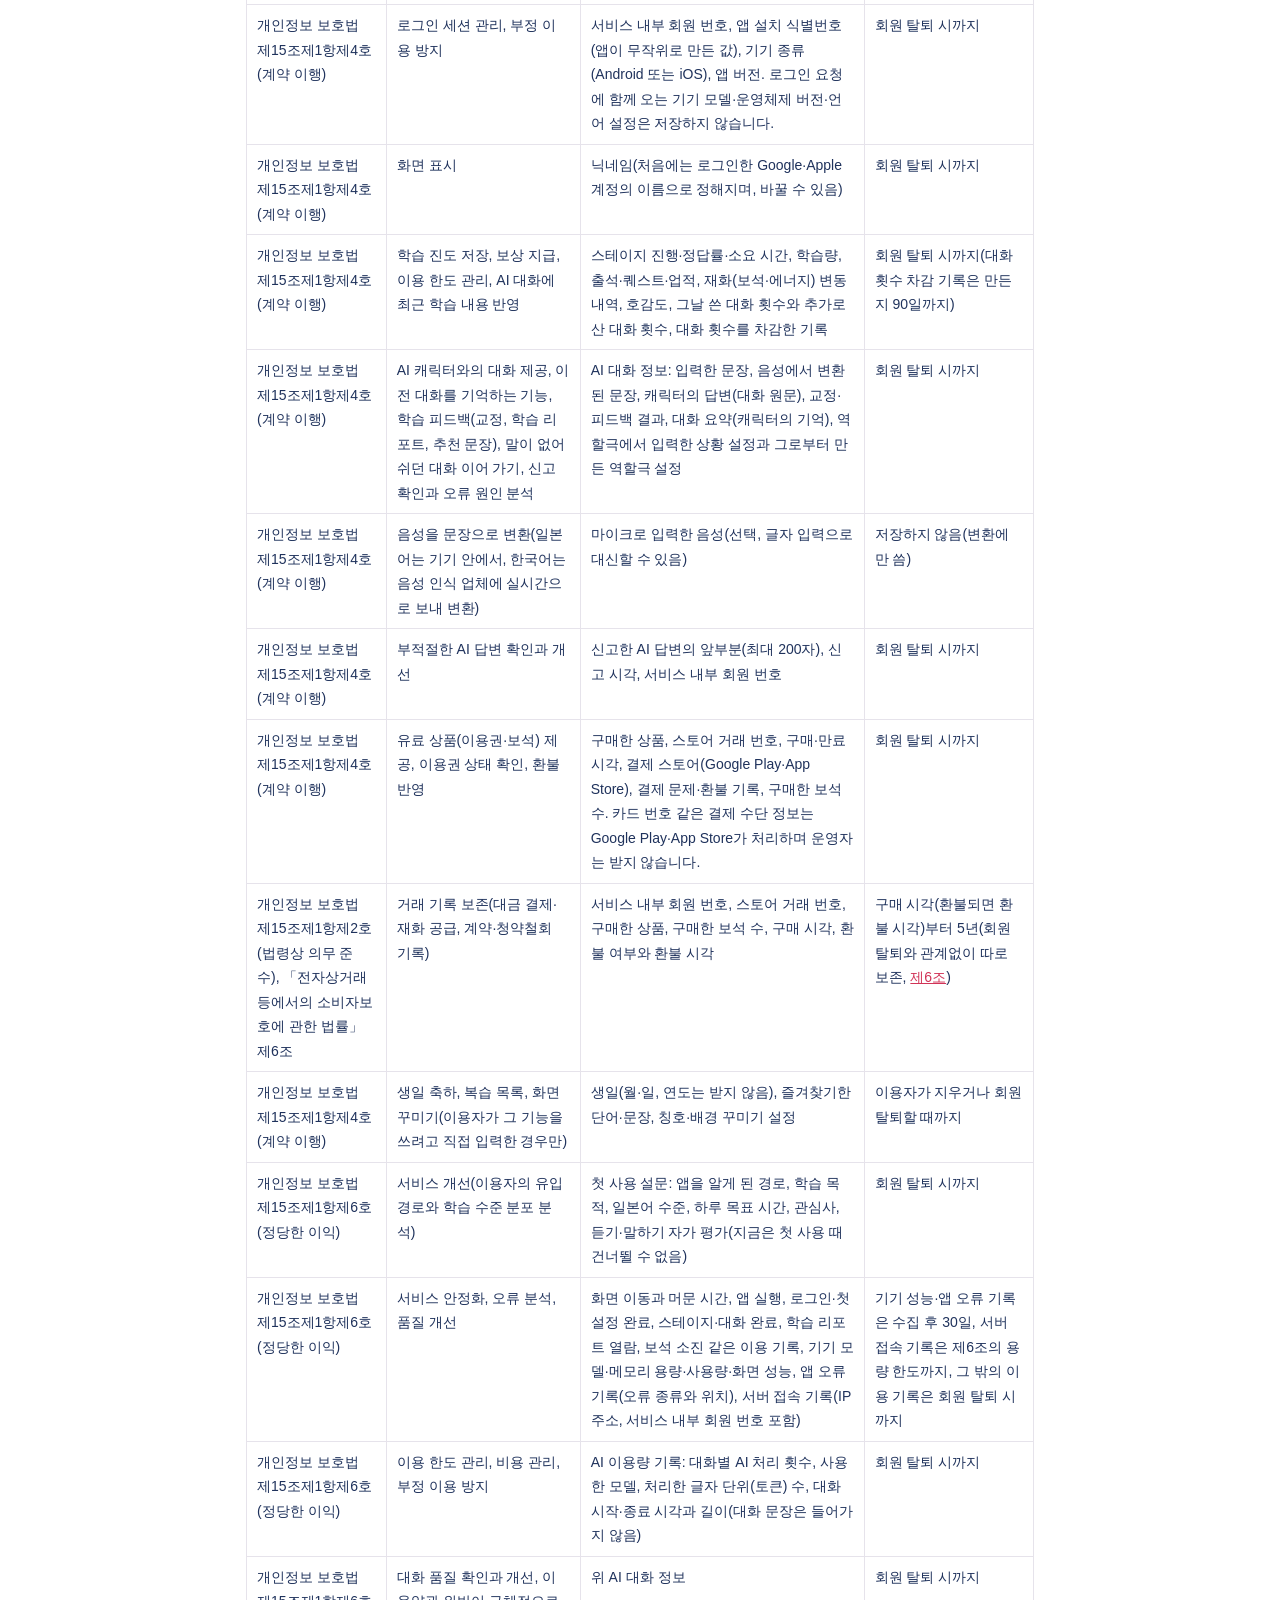
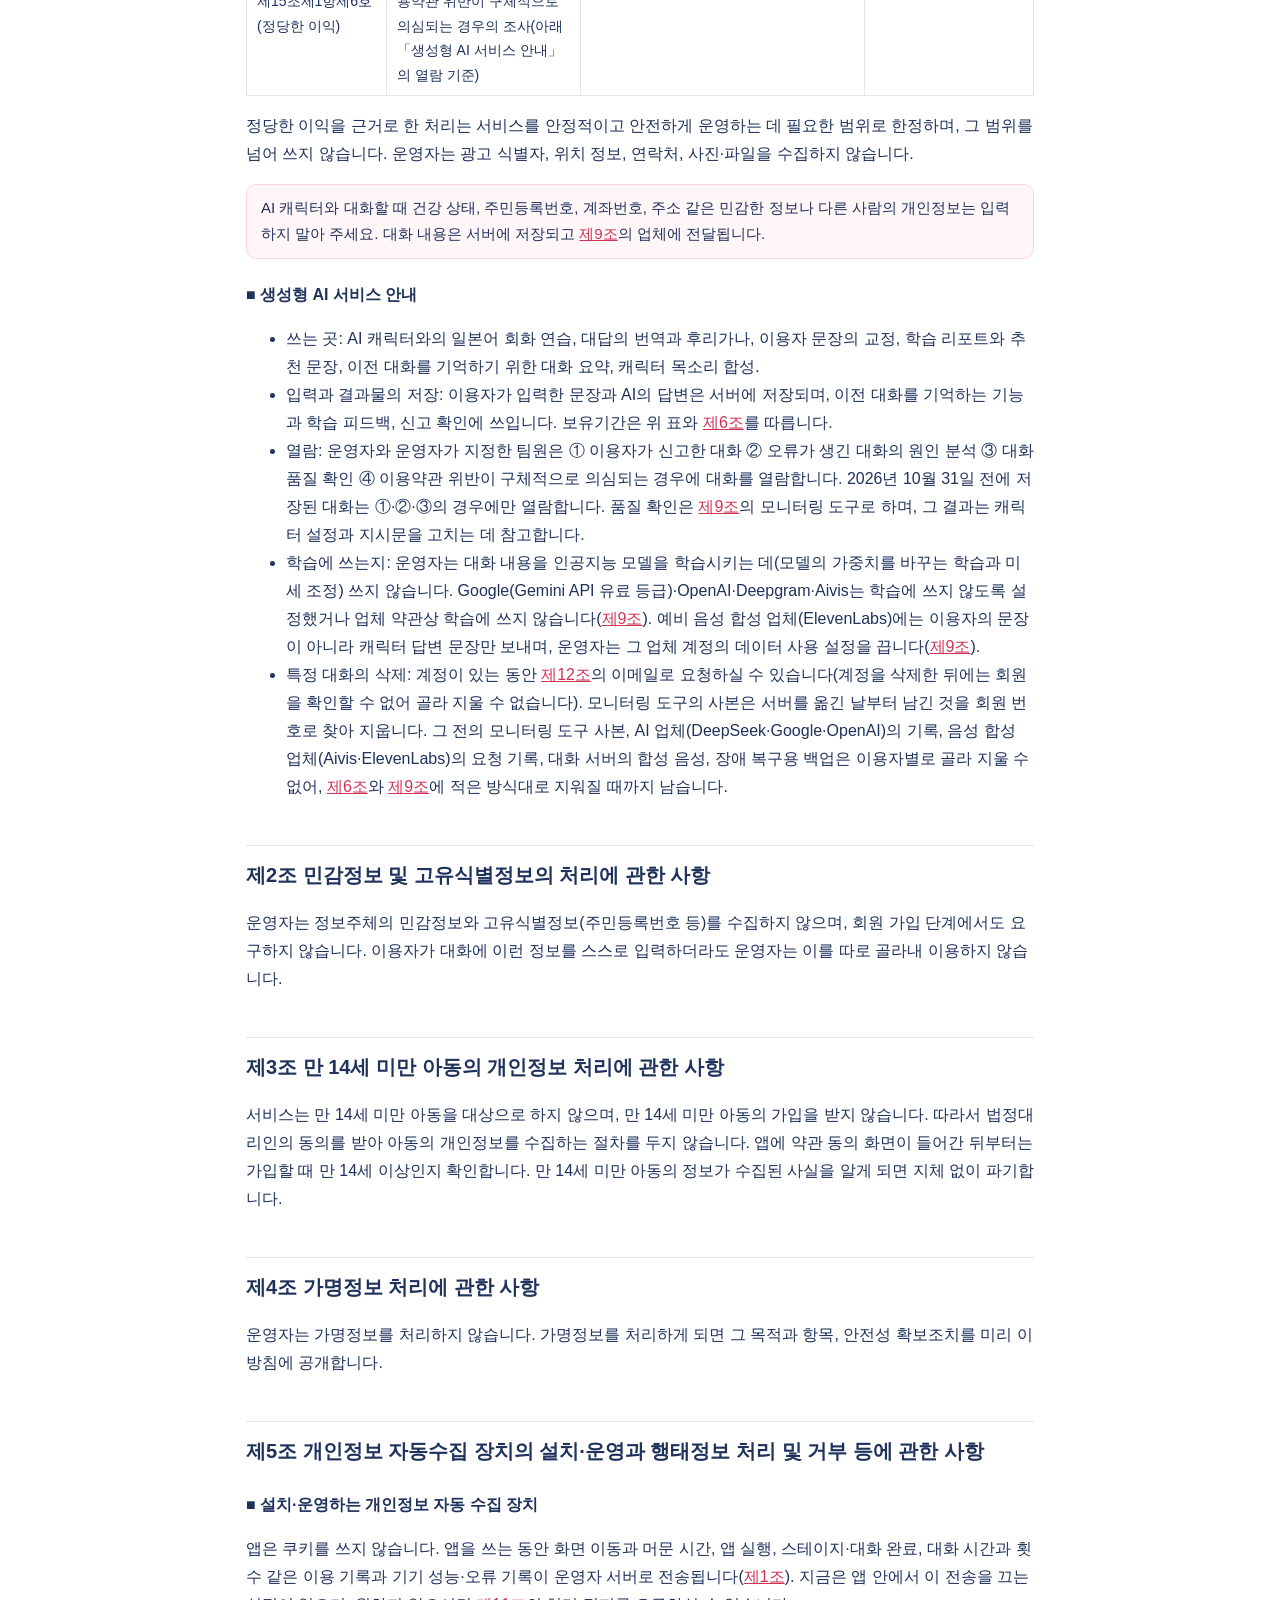
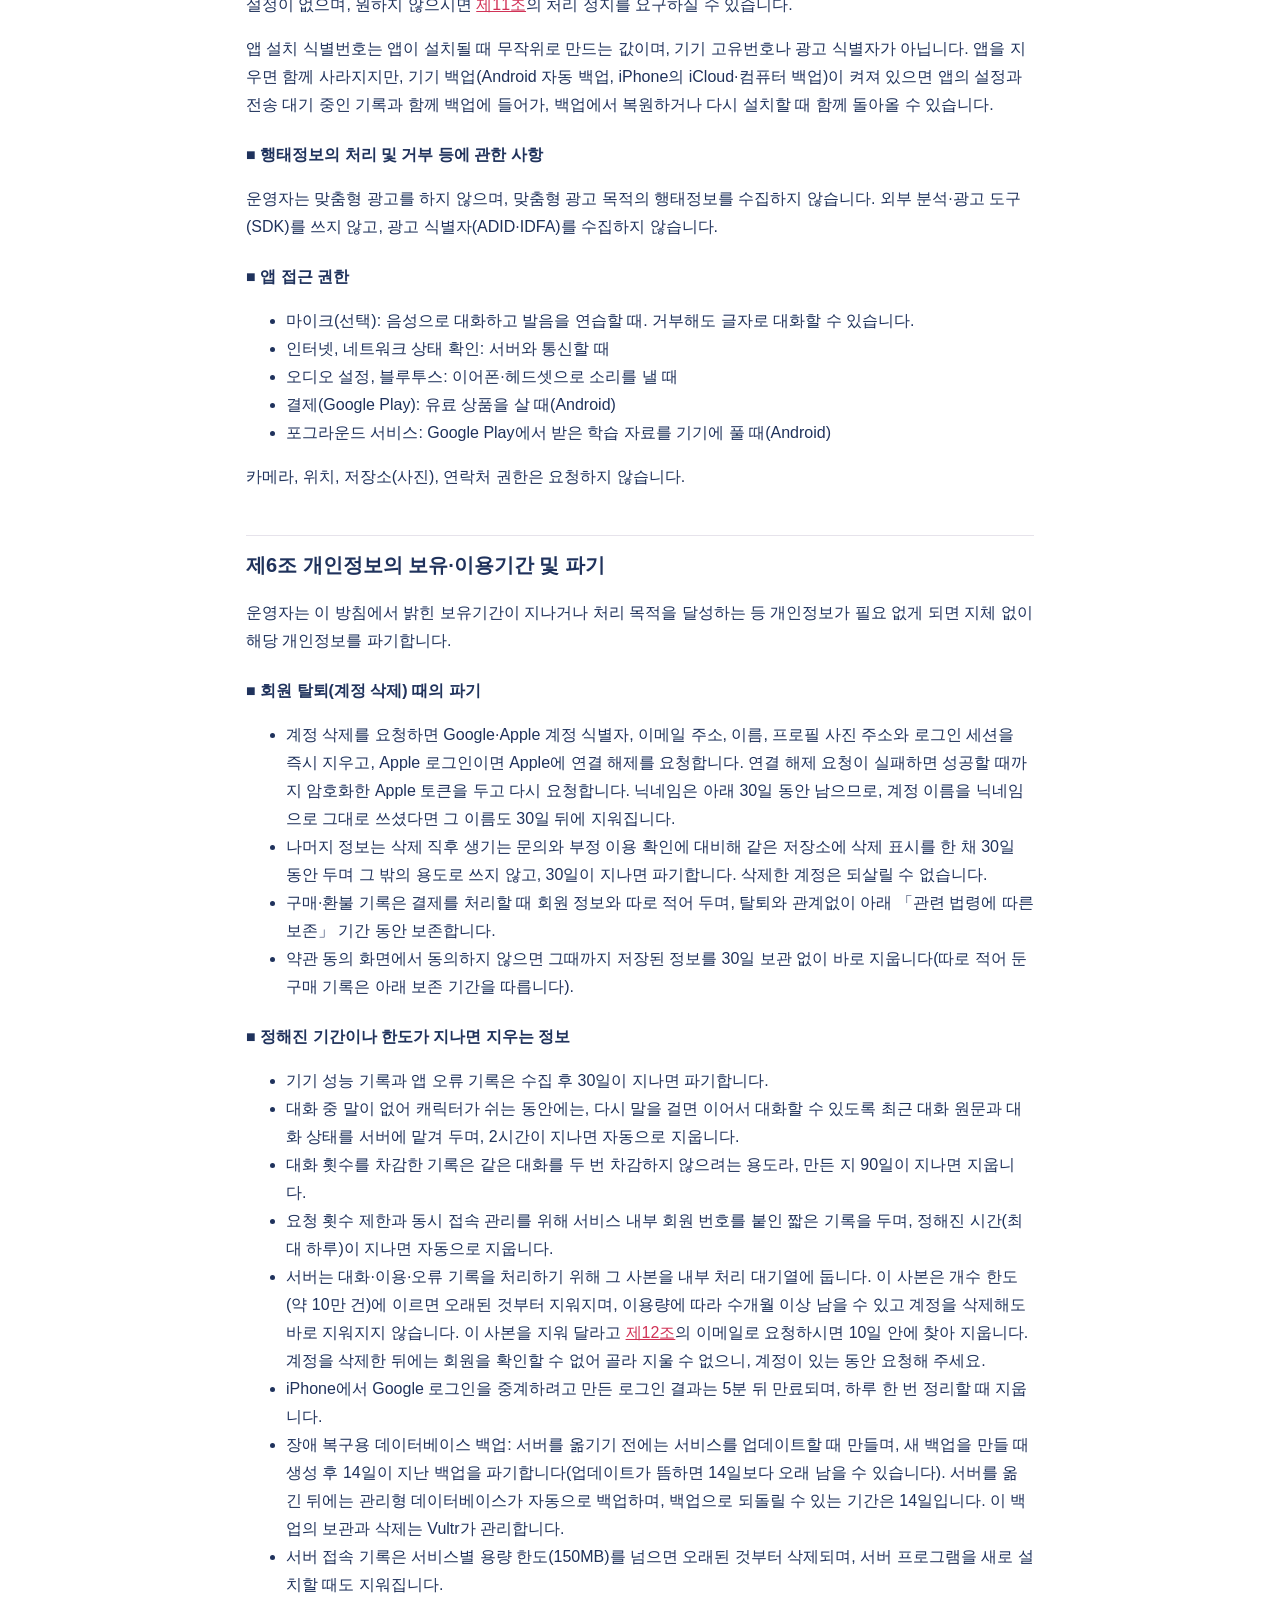
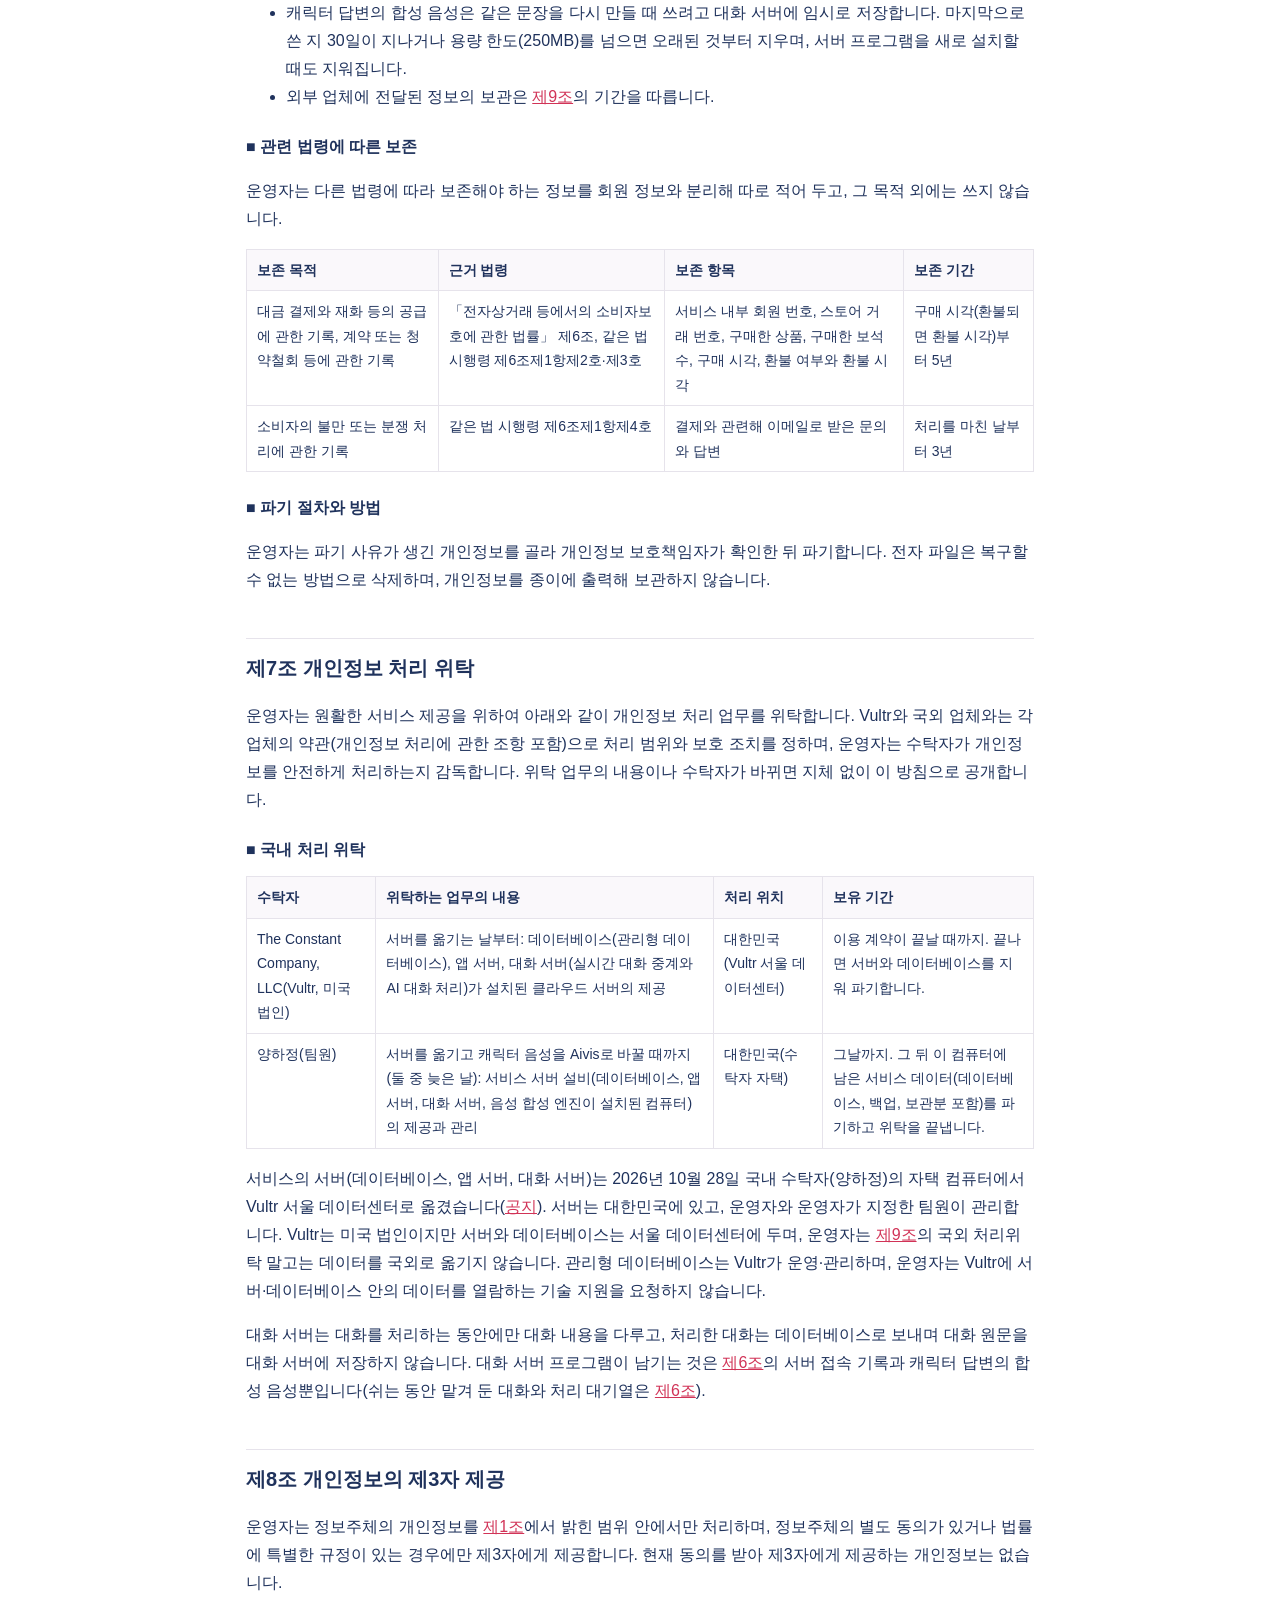
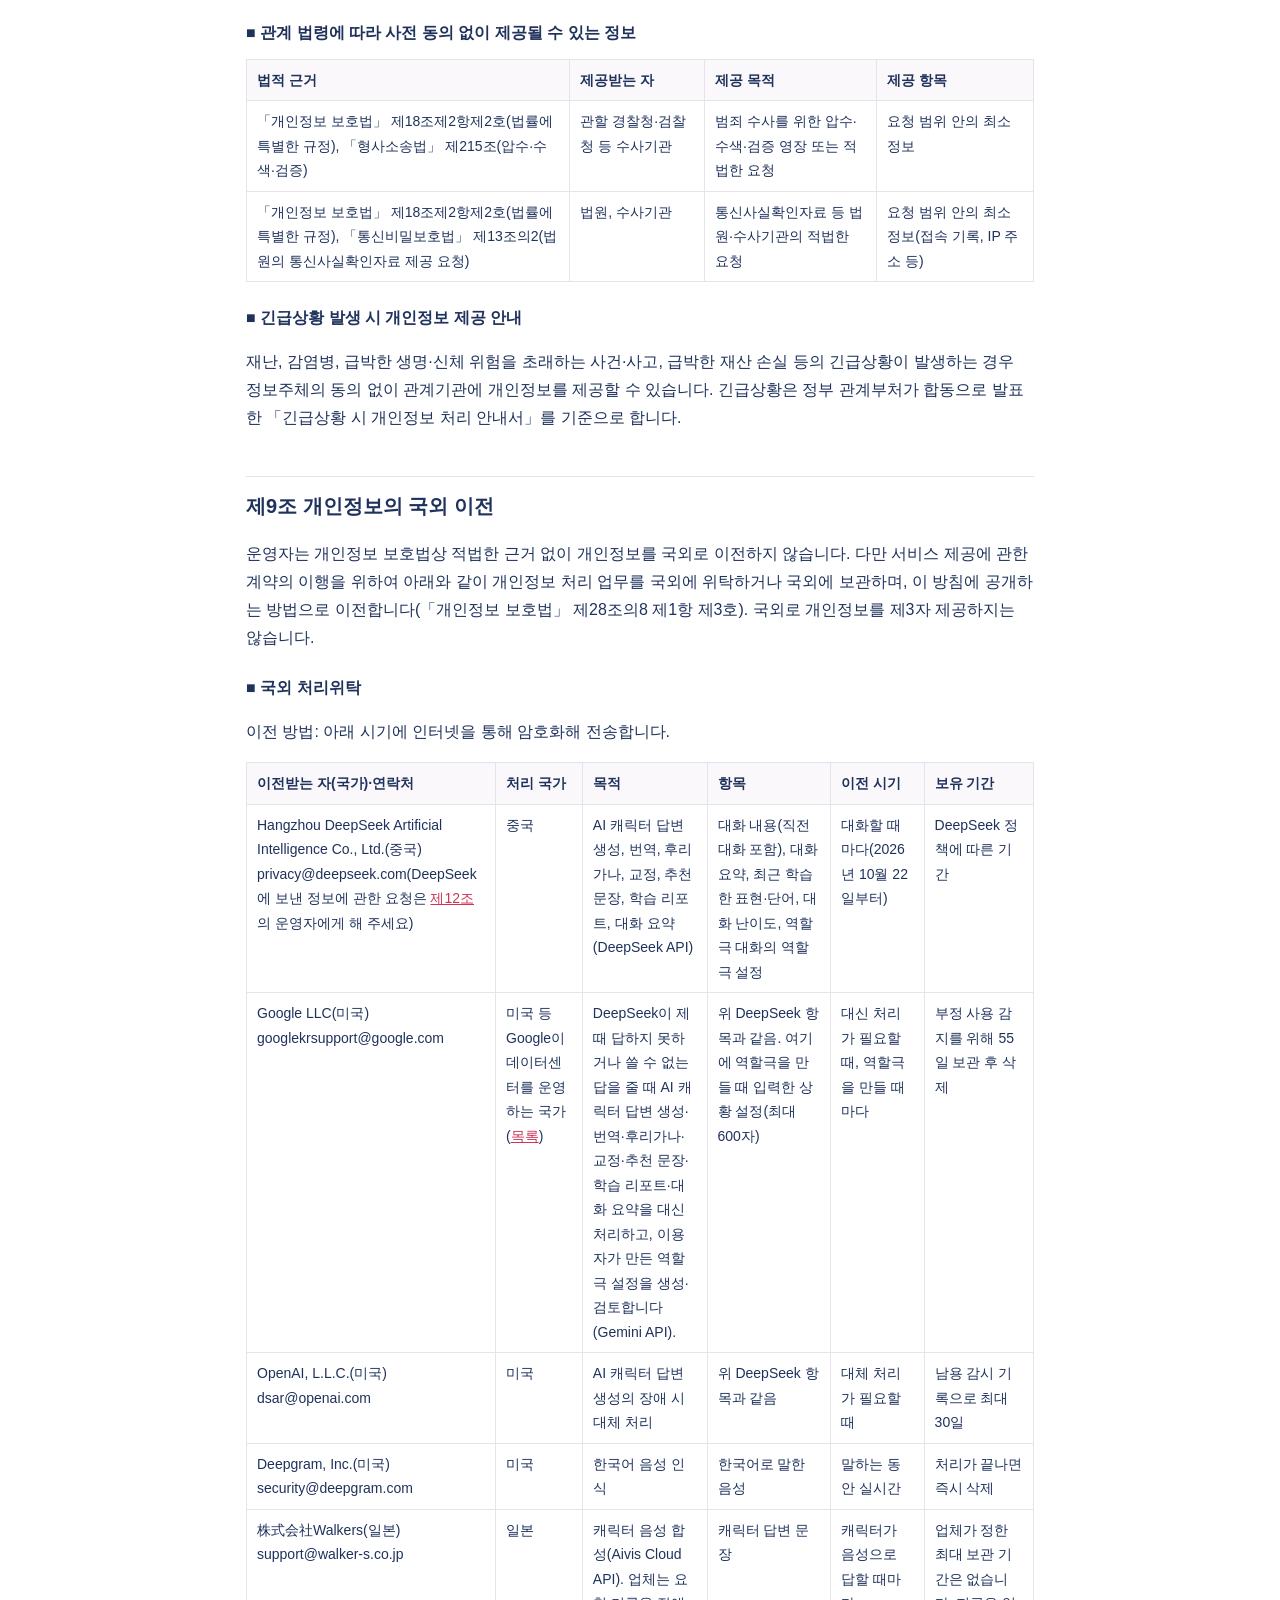
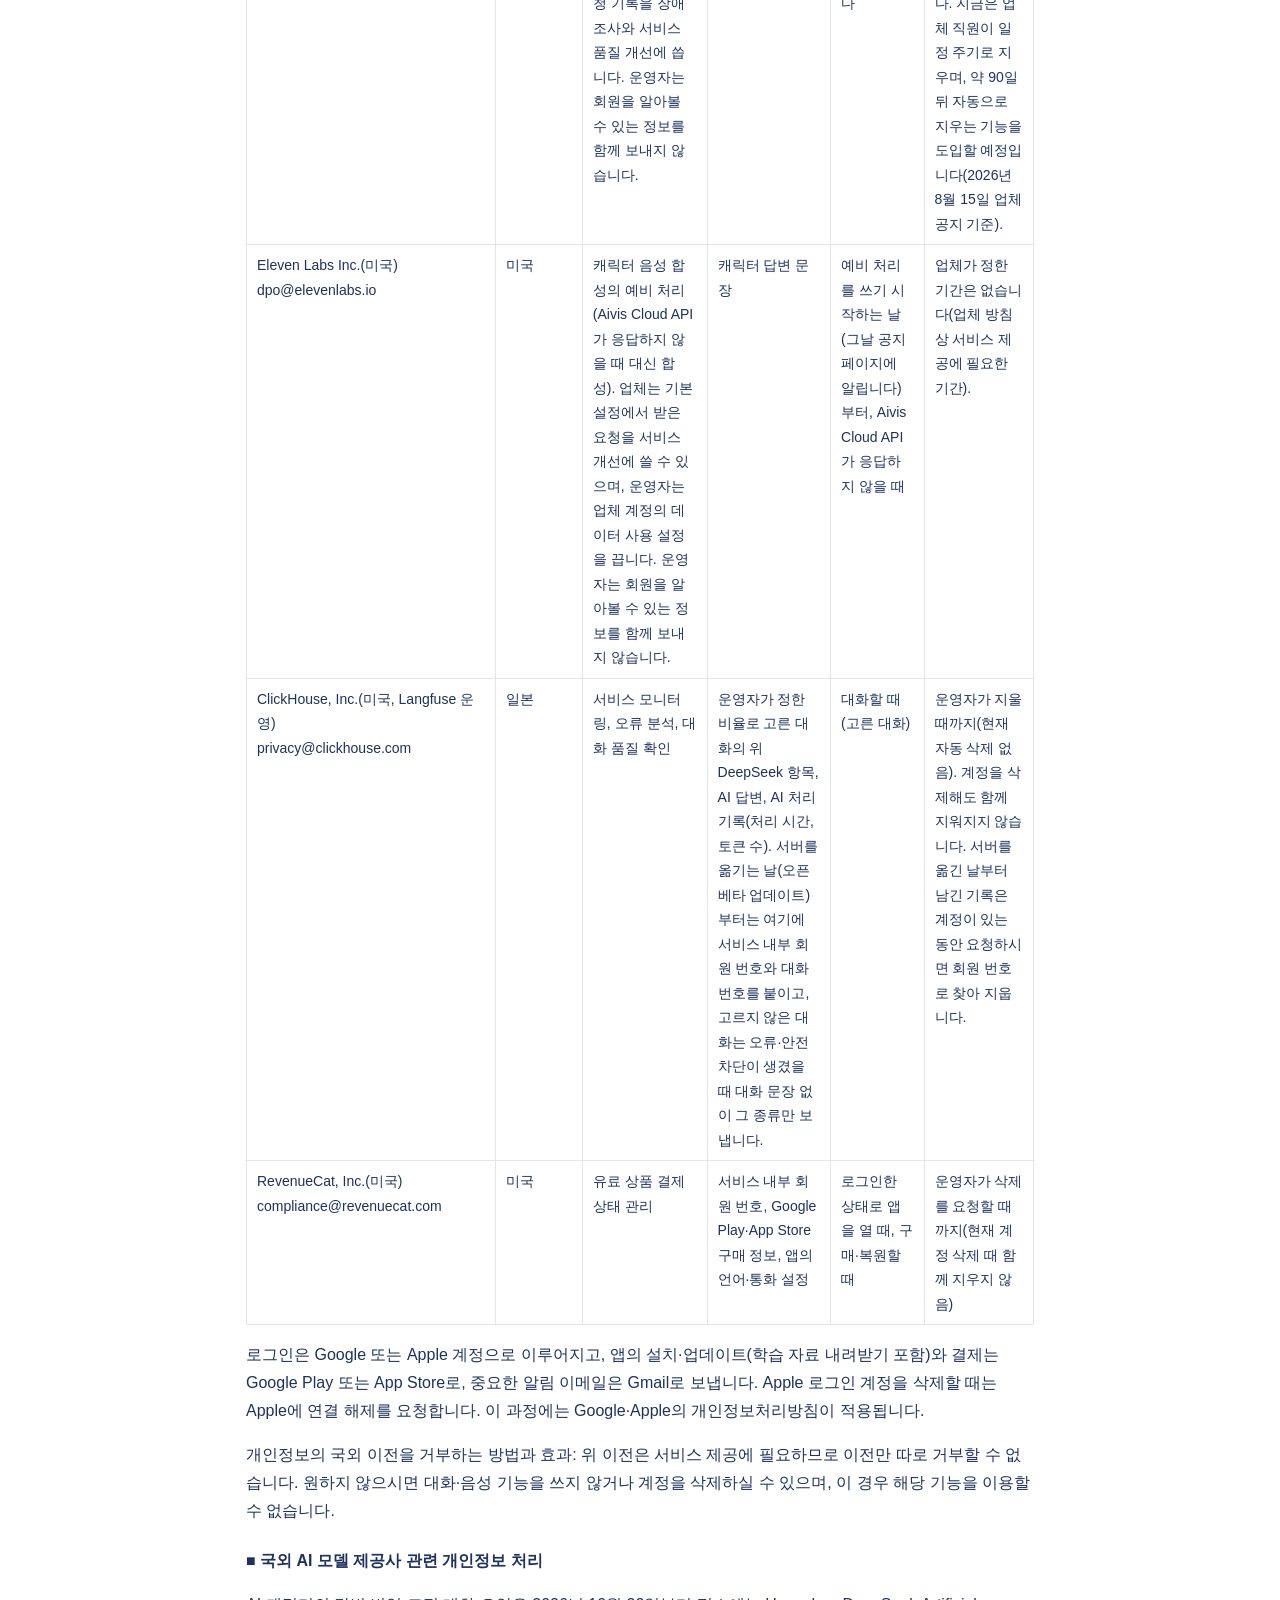
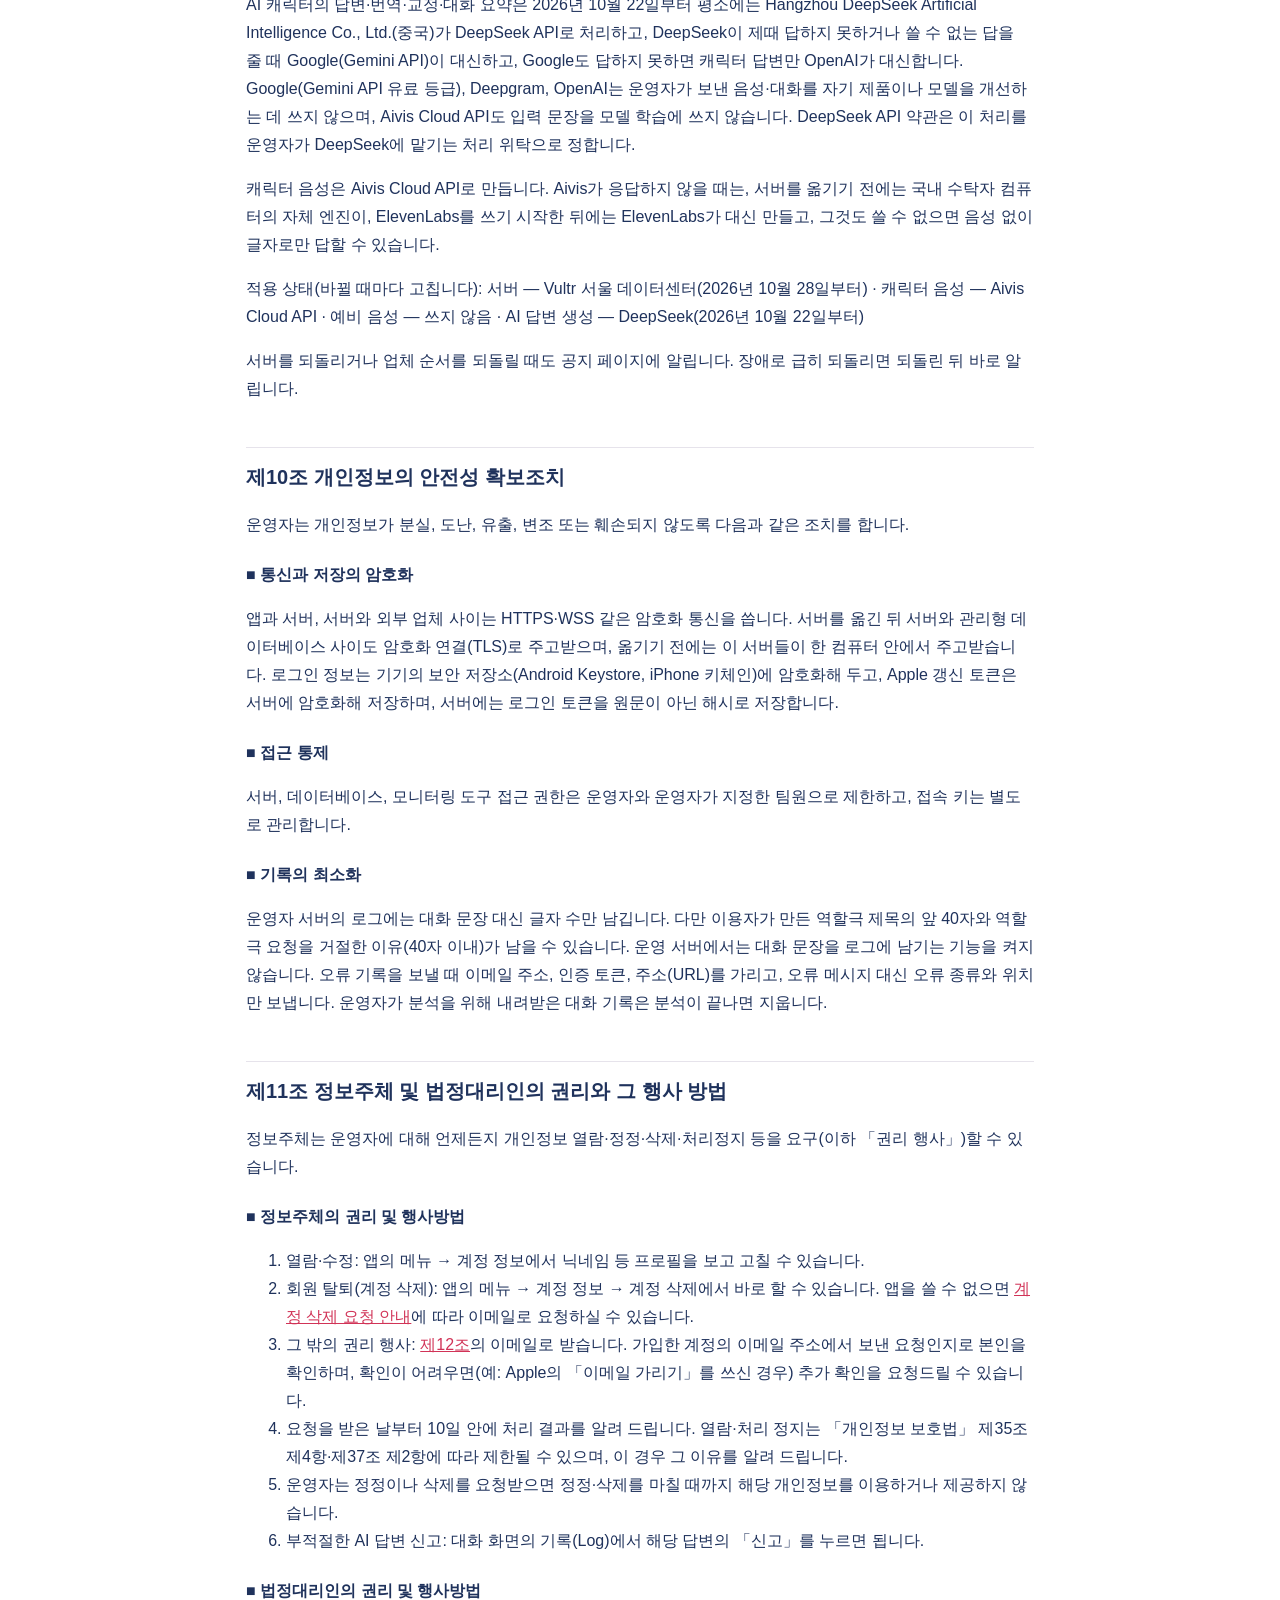
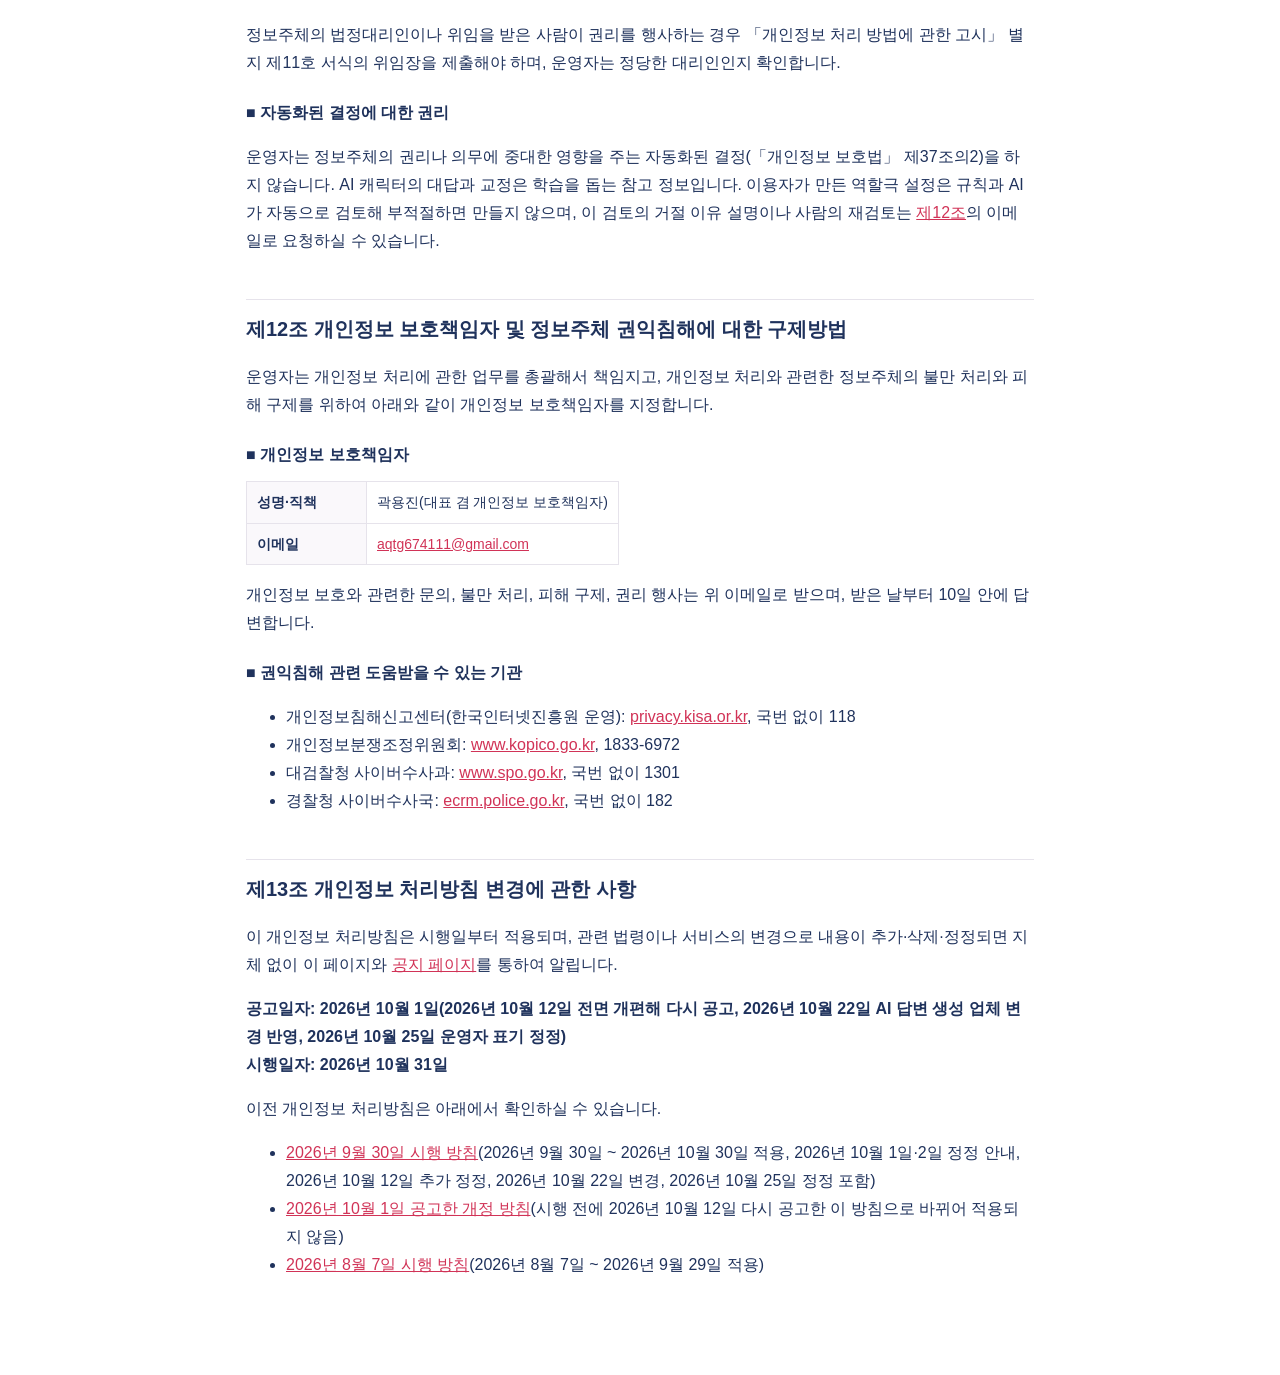
<file: privacy-20261031.html>
<!doctype html>
<html lang="ko">
<head>
<meta charset="utf-8">
<meta name="viewport" content="width=device-width, initial-scale=1">
<title>하나비 개인정보 처리방침(2026년 10월 31일 시행)</title>
<link rel="stylesheet" href="style.css">
</head>
<body>
<main>
<h1>하나비 개인정보 처리방침</h1>
<p class="meta">시행일: 2026년 10월 31일 · 공고일: 2026년 10월 1일(2026년 10월 12일 전면 개편해 다시 공고, 2026년 10월 22일 AI 답변 생성 업체 변경 반영, 2026년 10월 25일 운영자 표기 정정) · 운영: 아이돌 어텐션(대표 곽용진)</p>
<p class="note">10월 1일에 공고한 개정 방침을 2026년 10월 12일에 조문 형식으로 다시 짜고, 서버 이전, 음성 합성·AI 답변 생성 업체, Apple 로그인, 유료 상품의 거래 기록 보존 등을 더하거나 바꿨습니다. 바뀌는 내용은 <a href="notice.html#2026-10-12-privacy">공지 페이지</a>에서 비교해 볼 수 있습니다. 2026년 10월 22일에는 AI 답변 생성 업체 변경을 반영했습니다(<a href="notice.html#2026-10-22-ai">공지</a>).</p>

<p>아이돌 어텐션(대표 곽용진, 이하 「운영자」)은 일본어 학습 앱 「하나비」(이하 「서비스」)와 관련하여, 「개인정보 보호법」 제30조에 따라 정보주체의 개인정보와 권익을 보호하고 이와 관련한 고충과 불만을 신속하게 처리하기 위하여 아래와 같이 개인정보 처리방침을 수립하여 운영합니다. 하나비는 대표 곽용진이 개인사업자(사업자등록번호 473-03-04113)로 운영하는 서비스이며, 대표가 직접 개인정보 보호책임자를 맡습니다.</p>

<nav class="toc">
<p><b>목차</b></p>
<ul>
<li><a href="#a1">제1조 개인정보의 수집 및 이용에 관한 안내</a></li>
<li><a href="#a2">제2조 민감정보 및 고유식별정보의 처리에 관한 사항</a></li>
<li><a href="#a3">제3조 만 14세 미만 아동의 개인정보 처리에 관한 사항</a></li>
<li><a href="#a4">제4조 가명정보 처리에 관한 사항</a></li>
<li><a href="#a5">제5조 개인정보 자동수집 장치의 설치·운영과 행태정보 처리 및 거부 등에 관한 사항</a></li>
<li><a href="#a6">제6조 개인정보의 보유·이용기간 및 파기</a></li>
<li><a href="#a7">제7조 개인정보 처리 위탁</a></li>
<li><a href="#a8">제8조 개인정보의 제3자 제공</a></li>
<li><a href="#a9">제9조 개인정보의 국외 이전</a></li>
<li><a href="#a10">제10조 개인정보의 안전성 확보조치</a></li>
<li><a href="#a11">제11조 정보주체 및 법정대리인의 권리와 그 행사 방법</a></li>
<li><a href="#a12">제12조 개인정보 보호책임자 및 정보주체 권익침해에 대한 구제방법</a></li>
<li><a href="#a13">제13조 개인정보 처리방침 변경에 관한 사항</a></li>
</ul>
</nav>

<h2 id="a1">제1조 개인정보의 수집 및 이용에 관한 안내</h2>
<p>운영자는 서비스 이용 시 아래와 같이 이용 목적에 따라 <b>최소한으로</b> 개인정보를 수집·이용합니다.</p>

<h3>■ 정보주체의 동의를 받아 처리하는 개인정보 안내</h3>
<p>운영자는 현재 정보주체의 동의를 받아 처리하는 개인정보가 없습니다. 마케팅 정보 발송, 맞춤형 광고, AI 모델 학습처럼 동의가 필요한 처리를 하게 되면 미리 이 방침을 고치고 동의를 받습니다.</p>

<h3>■ 정보주체의 동의 없이 처리하는 개인정보 안내</h3>
<p>운영자는 정보주체의 동의 없이 처리할 수 있는 개인정보에 대해서는 그 항목과 처리의 법적 근거를 아래와 같이 공개합니다. 보유·이용기간 중 「회원 탈퇴 시까지」인 정보를 언제 어떻게 파기하는지는 <a href="#a6">제6조</a>에 있습니다.</p>
<table>
<thead><tr><th>법적 근거</th><th>수집·이용 목적</th><th>항목</th><th>보유·이용기간</th></tr></thead>
<tbody>
<tr><td>개인정보 보호법 제15조제1항제4호(계약 이행)</td><td>회원 가입, 본인 확인, 계정 관리, 로그인 유지, 계정 삭제 때 Apple 로그인 연결 해제, 약관 변경·이용 제한·서비스 종료·이 방침의 변경 같은 중요한 알림</td><td>Google 또는 Apple 계정 식별자, 이메일 주소(Apple의 「이메일 가리기」를 쓰면 Apple이 만든 전달용 주소), 이름(Apple 로그인은 처음 로그인할 때 Apple이 알려 준 경우만), 프로필 사진 주소(Google 로그인만), 이메일 인증 여부, 가입 시각, 최근 로그인 시각, Apple 로그인의 연결 해제에 쓰는 Apple 갱신 토큰(암호화해 보관)</td><td>회원 탈퇴 시까지</td></tr>
<tr><td>개인정보 보호법 제15조제1항제4호(계약 이행)</td><td>이용 계약 체결 확인, 만 14세 미만 가입 방지</td><td>동의한 이용약관·개인정보 처리방침·AI 안내의 판과 동의 시각, 만 14세 이상 확인 여부(앱에 약관 동의 화면이 들어간 뒤부터)</td><td>회원 탈퇴 시까지</td></tr>
<tr><td>개인정보 보호법 제15조제1항제4호(계약 이행)</td><td>로그인 세션 관리, 부정 이용 방지</td><td>서비스 내부 회원 번호, 앱 설치 식별번호(앱이 무작위로 만든 값), 기기 종류(Android 또는 iOS), 앱 버전. 로그인 요청에 함께 오는 기기 모델·운영체제 버전·언어 설정은 저장하지 않습니다.</td><td>회원 탈퇴 시까지</td></tr>
<tr><td>개인정보 보호법 제15조제1항제4호(계약 이행)</td><td>화면 표시</td><td>닉네임(처음에는 로그인한 Google·Apple 계정의 이름으로 정해지며, 바꿀 수 있음)</td><td>회원 탈퇴 시까지</td></tr>
<tr><td>개인정보 보호법 제15조제1항제4호(계약 이행)</td><td>학습 진도 저장, 보상 지급, 이용 한도 관리, AI 대화에 최근 학습 내용 반영</td><td>스테이지 진행·정답률·소요 시간, 학습량, 출석·퀘스트·업적, 재화(보석·에너지) 변동 내역, 호감도, 그날 쓴 대화 횟수와 추가로 산 대화 횟수, 대화 횟수를 차감한 기록</td><td>회원 탈퇴 시까지(대화 횟수 차감 기록은 만든 지 90일까지)</td></tr>
<tr><td>개인정보 보호법 제15조제1항제4호(계약 이행)</td><td>AI 캐릭터와의 대화 제공, 이전 대화를 기억하는 기능, 학습 피드백(교정, 학습 리포트, 추천 문장), 말이 없어 쉬던 대화 이어 가기, 신고 확인과 오류 원인 분석</td><td>AI 대화 정보: 입력한 문장, 음성에서 변환된 문장, 캐릭터의 답변(대화 원문), 교정·피드백 결과, 대화 요약(캐릭터의 기억), 역할극에서 입력한 상황 설정과 그로부터 만든 역할극 설정</td><td>회원 탈퇴 시까지</td></tr>
<tr><td>개인정보 보호법 제15조제1항제4호(계약 이행)</td><td>음성을 문장으로 변환(일본어는 기기 안에서, 한국어는 음성 인식 업체에 실시간으로 보내 변환)</td><td>마이크로 입력한 음성(선택, 글자 입력으로 대신할 수 있음)</td><td>저장하지 않음(변환에만 씀)</td></tr>
<tr><td>개인정보 보호법 제15조제1항제4호(계약 이행)</td><td>부적절한 AI 답변 확인과 개선</td><td>신고한 AI 답변의 앞부분(최대 200자), 신고 시각, 서비스 내부 회원 번호</td><td>회원 탈퇴 시까지</td></tr>
<tr><td>개인정보 보호법 제15조제1항제4호(계약 이행)</td><td>유료 상품(이용권·보석) 제공, 이용권 상태 확인, 환불 반영</td><td>구매한 상품, 스토어 거래 번호, 구매·만료 시각, 결제 스토어(Google Play·App Store), 결제 문제·환불 기록, 구매한 보석 수. 카드 번호 같은 결제 수단 정보는 Google Play·App Store가 처리하며 운영자는 받지 않습니다.</td><td>회원 탈퇴 시까지</td></tr>
<tr><td>개인정보 보호법 제15조제1항제2호(법령상 의무 준수), 「전자상거래 등에서의 소비자보호에 관한 법률」 제6조</td><td>거래 기록 보존(대금 결제·재화 공급, 계약·청약철회 기록)</td><td>서비스 내부 회원 번호, 스토어 거래 번호, 구매한 상품, 구매한 보석 수, 구매 시각, 환불 여부와 환불 시각</td><td>구매 시각(환불되면 환불 시각)부터 5년(회원 탈퇴와 관계없이 따로 보존, <a href="#a6">제6조</a>)</td></tr>
<tr><td>개인정보 보호법 제15조제1항제4호(계약 이행)</td><td>생일 축하, 복습 목록, 화면 꾸미기(이용자가 그 기능을 쓰려고 직접 입력한 경우만)</td><td>생일(월·일, 연도는 받지 않음), 즐겨찾기한 단어·문장, 칭호·배경 꾸미기 설정</td><td>이용자가 지우거나 회원 탈퇴할 때까지</td></tr>
<tr><td>개인정보 보호법 제15조제1항제6호(정당한 이익)</td><td>서비스 개선(이용자의 유입 경로와 학습 수준 분포 분석)</td><td>첫 사용 설문: 앱을 알게 된 경로, 학습 목적, 일본어 수준, 하루 목표 시간, 관심사, 듣기·말하기 자가 평가(지금은 첫 사용 때 건너뛸 수 없음)</td><td>회원 탈퇴 시까지</td></tr>
<tr><td>개인정보 보호법 제15조제1항제6호(정당한 이익)</td><td>서비스 안정화, 오류 분석, 품질 개선</td><td>화면 이동과 머문 시간, 앱 실행, 로그인·첫 설정 완료, 스테이지·대화 완료, 학습 리포트 열람, 보석 소진 같은 이용 기록, 기기 모델·메모리 용량·사용량·화면 성능, 앱 오류 기록(오류 종류와 위치), 서버 접속 기록(IP 주소, 서비스 내부 회원 번호 포함)</td><td>기기 성능·앱 오류 기록은 수집 후 30일, 서버 접속 기록은 제6조의 용량 한도까지, 그 밖의 이용 기록은 회원 탈퇴 시까지</td></tr>
<tr><td>개인정보 보호법 제15조제1항제6호(정당한 이익)</td><td>이용 한도 관리, 비용 관리, 부정 이용 방지</td><td>AI 이용량 기록: 대화별 AI 처리 횟수, 사용한 모델, 처리한 글자 단위(토큰) 수, 대화 시작·종료 시각과 길이(대화 문장은 들어가지 않음)</td><td>회원 탈퇴 시까지</td></tr>
<tr><td>개인정보 보호법 제15조제1항제6호(정당한 이익)</td><td>대화 품질 확인과 개선, 이용약관 위반이 구체적으로 의심되는 경우의 조사(아래 「생성형 AI 서비스 안내」의 열람 기준)</td><td>위 AI 대화 정보</td><td>회원 탈퇴 시까지</td></tr>
</tbody>
</table>
<p>정당한 이익을 근거로 한 처리는 서비스를 안정적이고 안전하게 운영하는 데 필요한 범위로 한정하며, 그 범위를 넘어 쓰지 않습니다. 운영자는 광고 식별자, 위치 정보, 연락처, 사진·파일을 수집하지 않습니다.</p>
<p class="note">AI 캐릭터와 대화할 때 건강 상태, 주민등록번호, 계좌번호, 주소 같은 민감한 정보나 다른 사람의 개인정보는 입력하지 말아 주세요. 대화 내용은 서버에 저장되고 <a href="#a9">제9조</a>의 업체에 전달됩니다.</p>
<h3>■ 생성형 AI 서비스 안내</h3>
<ul>
<li>쓰는 곳: AI 캐릭터와의 일본어 회화 연습, 대답의 번역과 후리가나, 이용자 문장의 교정, 학습 리포트와 추천 문장, 이전 대화를 기억하기 위한 대화 요약, 캐릭터 목소리 합성.</li>
<li>입력과 결과물의 저장: 이용자가 입력한 문장과 AI의 답변은 서버에 저장되며, 이전 대화를 기억하는 기능과 학습 피드백, 신고 확인에 쓰입니다. 보유기간은 위 표와 <a href="#a6">제6조</a>를 따릅니다.</li>
<li>열람: 운영자와 운영자가 지정한 팀원은 ① 이용자가 신고한 대화 ② 오류가 생긴 대화의 원인 분석 ③ 대화 품질 확인 ④ 이용약관 위반이 구체적으로 의심되는 경우에 대화를 열람합니다. 2026년 10월 31일 전에 저장된 대화는 ①·②·③의 경우에만 열람합니다. 품질 확인은 <a href="#a9">제9조</a>의 모니터링 도구로 하며, 그 결과는 캐릭터 설정과 지시문을 고치는 데 참고합니다.</li>
<li>학습에 쓰는지: 운영자는 대화 내용을 인공지능 모델을 학습시키는 데(모델의 가중치를 바꾸는 학습과 미세 조정) 쓰지 않습니다. Google(Gemini API 유료 등급)·OpenAI·Deepgram·Aivis는 학습에 쓰지 않도록 설정했거나 업체 약관상 학습에 쓰지 않습니다(<a href="#a9">제9조</a>). 예비 음성 합성 업체(ElevenLabs)에는 이용자의 문장이 아니라 캐릭터 답변 문장만 보내며, 운영자는 그 업체 계정의 데이터 사용 설정을 끕니다(<a href="#a9">제9조</a>).</li>
<li>특정 대화의 삭제: 계정이 있는 동안 <a href="#a12">제12조</a>의 이메일로 요청하실 수 있습니다(계정을 삭제한 뒤에는 회원을 확인할 수 없어 골라 지울 수 없습니다). 모니터링 도구의 사본은 서버를 옮긴 날부터 남긴 것을 회원 번호로 찾아 지웁니다. 그 전의 모니터링 도구 사본, AI 업체(DeepSeek·Google·OpenAI)의 기록, 음성 합성 업체(Aivis·ElevenLabs)의 요청 기록, 대화 서버의 합성 음성, 장애 복구용 백업은 이용자별로 골라 지울 수 없어, <a href="#a6">제6조</a>와 <a href="#a9">제9조</a>에 적은 방식대로 지워질 때까지 남습니다.</li>

</ul>


<h2 id="a2">제2조 민감정보 및 고유식별정보의 처리에 관한 사항</h2>
<p>운영자는 정보주체의 민감정보와 고유식별정보(주민등록번호 등)를 수집하지 않으며, 회원 가입 단계에서도 요구하지 않습니다. 이용자가 대화에 이런 정보를 스스로 입력하더라도 운영자는 이를 따로 골라내 이용하지 않습니다.</p>

<h2 id="a3">제3조 만 14세 미만 아동의 개인정보 처리에 관한 사항</h2>
<p>서비스는 만 14세 미만 아동을 대상으로 하지 않으며, 만 14세 미만 아동의 가입을 받지 않습니다. 따라서 법정대리인의 동의를 받아 아동의 개인정보를 수집하는 절차를 두지 않습니다. 앱에 약관 동의 화면이 들어간 뒤부터는 가입할 때 만 14세 이상인지 확인합니다. 만 14세 미만 아동의 정보가 수집된 사실을 알게 되면 지체 없이 파기합니다.</p>

<h2 id="a4">제4조 가명정보 처리에 관한 사항</h2>
<p>운영자는 가명정보를 처리하지 않습니다. 가명정보를 처리하게 되면 그 목적과 항목, 안전성 확보조치를 미리 이 방침에 공개합니다.</p>

<h2 id="a5">제5조 개인정보 자동수집 장치의 설치·운영과 행태정보 처리 및 거부 등에 관한 사항</h2>
<h3>■ 설치·운영하는 개인정보 자동 수집 장치</h3>
<p>앱은 쿠키를 쓰지 않습니다. 앱을 쓰는 동안 화면 이동과 머문 시간, 앱 실행, 스테이지·대화 완료, 대화 시간과 횟수 같은 이용 기록과 기기 성능·오류 기록이 운영자 서버로 전송됩니다(<a href="#a1">제1조</a>). 지금은 앱 안에서 이 전송을 끄는 설정이 없으며, 원하지 않으시면 <a href="#a11">제11조</a>의 처리 정지를 요구하실 수 있습니다.</p>
<p>앱 설치 식별번호는 앱이 설치될 때 무작위로 만드는 값이며, 기기 고유번호나 광고 식별자가 아닙니다. 앱을 지우면 함께 사라지지만, 기기 백업(Android 자동 백업, iPhone의 iCloud·컴퓨터 백업)이 켜져 있으면 앱의 설정과 전송 대기 중인 기록과 함께 백업에 들어가, 백업에서 복원하거나 다시 설치할 때 함께 돌아올 수 있습니다.</p>

<h3>■ 행태정보의 처리 및 거부 등에 관한 사항</h3>
<p>운영자는 맞춤형 광고를 하지 않으며, 맞춤형 광고 목적의 행태정보를 수집하지 않습니다. 외부 분석·광고 도구(SDK)를 쓰지 않고, 광고 식별자(ADID·IDFA)를 수집하지 않습니다.</p>

<h3>■ 앱 접근 권한</h3>
<ul>
<li>마이크(선택): 음성으로 대화하고 발음을 연습할 때. 거부해도 글자로 대화할 수 있습니다.</li>
<li>인터넷, 네트워크 상태 확인: 서버와 통신할 때</li>
<li>오디오 설정, 블루투스: 이어폰·헤드셋으로 소리를 낼 때</li>
<li>결제(Google Play): 유료 상품을 살 때(Android)</li>
<li>포그라운드 서비스: Google Play에서 받은 학습 자료를 기기에 풀 때(Android)</li>
</ul>
<p>카메라, 위치, 저장소(사진), 연락처 권한은 요청하지 않습니다.</p>

<h2 id="a6">제6조 개인정보의 보유·이용기간 및 파기</h2>
<p>운영자는 이 방침에서 밝힌 보유기간이 지나거나 처리 목적을 달성하는 등 개인정보가 필요 없게 되면 지체 없이 해당 개인정보를 파기합니다.</p>
<h3>■ 회원 탈퇴(계정 삭제) 때의 파기</h3>
<ul>
<li>계정 삭제를 요청하면 Google·Apple 계정 식별자, 이메일 주소, 이름, 프로필 사진 주소와 로그인 세션을 즉시 지우고, Apple 로그인이면 Apple에 연결 해제를 요청합니다. 연결 해제 요청이 실패하면 성공할 때까지 암호화한 Apple 토큰을 두고 다시 요청합니다. 닉네임은 아래 30일 동안 남으므로, 계정 이름을 닉네임으로 그대로 쓰셨다면 그 이름도 30일 뒤에 지워집니다.</li>
<li>나머지 정보는 삭제 직후 생기는 문의와 부정 이용 확인에 대비해 같은 저장소에 삭제 표시를 한 채 30일 동안 두며 그 밖의 용도로 쓰지 않고, 30일이 지나면 파기합니다. 삭제한 계정은 되살릴 수 없습니다.</li>
<li>구매·환불 기록은 결제를 처리할 때 회원 정보와 따로 적어 두며, 탈퇴와 관계없이 아래 「관련 법령에 따른 보존」 기간 동안 보존합니다.</li>
<li>약관 동의 화면에서 동의하지 않으면 그때까지 저장된 정보를 30일 보관 없이 바로 지웁니다(따로 적어 둔 구매 기록은 아래 보존 기간을 따릅니다).</li>
</ul>
<h3>■ 정해진 기간이나 한도가 지나면 지우는 정보</h3>
<ul>
<li>기기 성능 기록과 앱 오류 기록은 수집 후 30일이 지나면 파기합니다.</li>
<li>대화 중 말이 없어 캐릭터가 쉬는 동안에는, 다시 말을 걸면 이어서 대화할 수 있도록 최근 대화 원문과 대화 상태를 서버에 맡겨 두며, 2시간이 지나면 자동으로 지웁니다.</li>
<li>대화 횟수를 차감한 기록은 같은 대화를 두 번 차감하지 않으려는 용도라, 만든 지 90일이 지나면 지웁니다.</li>
<li>요청 횟수 제한과 동시 접속 관리를 위해 서비스 내부 회원 번호를 붙인 짧은 기록을 두며, 정해진 시간(최대 하루)이 지나면 자동으로 지웁니다.</li>
<li>서버는 대화·이용·오류 기록을 처리하기 위해 그 사본을 내부 처리 대기열에 둡니다. 이 사본은 개수 한도(약 10만 건)에 이르면 오래된 것부터 지워지며, 이용량에 따라 수개월 이상 남을 수 있고 계정을 삭제해도 바로 지워지지 않습니다. 이 사본을 지워 달라고 <a href="#a12">제12조</a>의 이메일로 요청하시면 10일 안에 찾아 지웁니다. 계정을 삭제한 뒤에는 회원을 확인할 수 없어 골라 지울 수 없으니, 계정이 있는 동안 요청해 주세요.</li>
<li>iPhone에서 Google 로그인을 중계하려고 만든 로그인 결과는 5분 뒤 만료되며, 하루 한 번 정리할 때 지웁니다.</li>
<li>장애 복구용 데이터베이스 백업: 서버를 옮기기 전에는 서비스를 업데이트할 때 만들며, 새 백업을 만들 때 생성 후 14일이 지난 백업을 파기합니다(업데이트가 뜸하면 14일보다 오래 남을 수 있습니다). 서버를 옮긴 뒤에는 관리형 데이터베이스가 자동으로 백업하며, 백업으로 되돌릴 수 있는 기간은 14일입니다. 이 백업의 보관과 삭제는 Vultr가 관리합니다.</li>
<li>서버 접속 기록은 서비스별 용량 한도(150MB)를 넘으면 오래된 것부터 삭제되며, 서버 프로그램을 새로 설치할 때도 지워집니다.</li>
<li>캐릭터 답변의 합성 음성은 같은 문장을 다시 만들 때 쓰려고 대화 서버에 임시로 저장합니다. 마지막으로 쓴 지 30일이 지나거나 용량 한도(250MB)를 넘으면 오래된 것부터 지우며, 서버 프로그램을 새로 설치할 때도 지워집니다.</li>
<li>외부 업체에 전달된 정보의 보관은 <a href="#a9">제9조</a>의 기간을 따릅니다.</li>
</ul>
<h3>■ 관련 법령에 따른 보존</h3>
<p>운영자는 다른 법령에 따라 보존해야 하는 정보를 회원 정보와 분리해 따로 적어 두고, 그 목적 외에는 쓰지 않습니다.</p>
<table>
<thead><tr><th>보존 목적</th><th>근거 법령</th><th>보존 항목</th><th>보존 기간</th></tr></thead>
<tbody>
<tr><td>대금 결제와 재화 등의 공급에 관한 기록, 계약 또는 청약철회 등에 관한 기록</td><td>「전자상거래 등에서의 소비자보호에 관한 법률」 제6조, 같은 법 시행령 제6조제1항제2호·제3호</td><td>서비스 내부 회원 번호, 스토어 거래 번호, 구매한 상품, 구매한 보석 수, 구매 시각, 환불 여부와 환불 시각</td><td>구매 시각(환불되면 환불 시각)부터 5년</td></tr>
<tr><td>소비자의 불만 또는 분쟁 처리에 관한 기록</td><td>같은 법 시행령 제6조제1항제4호</td><td>결제와 관련해 이메일로 받은 문의와 답변</td><td>처리를 마친 날부터 3년</td></tr>
</tbody>
</table>
<h3>■ 파기 절차와 방법</h3>
<p>운영자는 파기 사유가 생긴 개인정보를 골라 개인정보 보호책임자가 확인한 뒤 파기합니다. 전자 파일은 복구할 수 없는 방법으로 삭제하며, 개인정보를 종이에 출력해 보관하지 않습니다.</p>

<h2 id="a7">제7조 개인정보 처리 위탁</h2>
<p>운영자는 원활한 서비스 제공을 위하여 아래와 같이 개인정보 처리 업무를 위탁합니다. Vultr와 국외 업체와는 각 업체의 약관(개인정보 처리에 관한 조항 포함)으로 처리 범위와 보호 조치를 정하며, 운영자는 수탁자가 개인정보를 안전하게 처리하는지 감독합니다. 위탁 업무의 내용이나 수탁자가 바뀌면 지체 없이 이 방침으로 공개합니다.</p>
<h3>■ 국내 처리 위탁</h3>
<table>
<thead><tr><th>수탁자</th><th>위탁하는 업무의 내용</th><th>처리 위치</th><th>보유 기간</th></tr></thead>
<tbody>
<tr><td>The Constant Company, LLC(Vultr, 미국 법인)</td><td>서버를 옮기는 날부터: 데이터베이스(관리형 데이터베이스), 앱 서버, 대화 서버(실시간 대화 중계와 AI 대화 처리)가 설치된 클라우드 서버의 제공</td><td>대한민국(Vultr 서울 데이터센터)</td><td>이용 계약이 끝날 때까지. 끝나면 서버와 데이터베이스를 지워 파기합니다.</td></tr>
<tr><td>양하정(팀원)</td><td>서버를 옮기고 캐릭터 음성을 Aivis로 바꿀 때까지(둘 중 늦은 날): 서비스 서버 설비(데이터베이스, 앱 서버, 대화 서버, 음성 합성 엔진이 설치된 컴퓨터)의 제공과 관리</td><td>대한민국(수탁자 자택)</td><td>그날까지. 그 뒤 이 컴퓨터에 남은 서비스 데이터(데이터베이스, 백업, 보관분 포함)를 파기하고 위탁을 끝냅니다.</td></tr>
</tbody>
</table>
<p>서비스의 서버(데이터베이스, 앱 서버, 대화 서버)는 2026년 10월 28일 국내 수탁자(양하정)의 자택 컴퓨터에서 Vultr 서울 데이터센터로 옮겼습니다(<a href="notice.html#2026-10-28-server">공지</a>). 서버는 대한민국에 있고, 운영자와 운영자가 지정한 팀원이 관리합니다. Vultr는 미국 법인이지만 서버와 데이터베이스는 서울 데이터센터에 두며, 운영자는 <a href="#a9">제9조</a>의 국외 처리위탁 말고는 데이터를 국외로 옮기지 않습니다. 관리형 데이터베이스는 Vultr가 운영·관리하며, 운영자는 Vultr에 서버·데이터베이스 안의 데이터를 열람하는 기술 지원을 요청하지 않습니다.</p>
<p>대화 서버는 대화를 처리하는 동안에만 대화 내용을 다루고, 처리한 대화는 데이터베이스로 보내며 대화 원문을 대화 서버에 저장하지 않습니다. 대화 서버 프로그램이 남기는 것은 <a href="#a6">제6조</a>의 서버 접속 기록과 캐릭터 답변의 합성 음성뿐입니다(쉬는 동안 맡겨 둔 대화와 처리 대기열은 <a href="#a6">제6조</a>).</p>

<h2 id="a8">제8조 개인정보의 제3자 제공</h2>
<p>운영자는 정보주체의 개인정보를 <a href="#a1">제1조</a>에서 밝힌 범위 안에서만 처리하며, 정보주체의 별도 동의가 있거나 법률에 특별한 규정이 있는 경우에만 제3자에게 제공합니다. 현재 동의를 받아 제3자에게 제공하는 개인정보는 없습니다.</p>
<h3>■ 관계 법령에 따라 사전 동의 없이 제공될 수 있는 정보</h3>
<table>
<thead><tr><th>법적 근거</th><th>제공받는 자</th><th>제공 목적</th><th>제공 항목</th></tr></thead>
<tbody>
<tr><td>「개인정보 보호법」 제18조제2항제2호(법률에 특별한 규정), 「형사소송법」 제215조(압수·수색·검증)</td><td>관할 경찰청·검찰청 등 수사기관</td><td>범죄 수사를 위한 압수·수색·검증 영장 또는 적법한 요청</td><td>요청 범위 안의 최소 정보</td></tr>
<tr><td>「개인정보 보호법」 제18조제2항제2호(법률에 특별한 규정), 「통신비밀보호법」 제13조의2(법원의 통신사실확인자료 제공 요청)</td><td>법원, 수사기관</td><td>통신사실확인자료 등 법원·수사기관의 적법한 요청</td><td>요청 범위 안의 최소 정보(접속 기록, IP 주소 등)</td></tr>
</tbody>
</table>
<h3>■ 긴급상황 발생 시 개인정보 제공 안내</h3>
<p>재난, 감염병, 급박한 생명·신체 위험을 초래하는 사건·사고, 급박한 재산 손실 등의 긴급상황이 발생하는 경우 정보주체의 동의 없이 관계기관에 개인정보를 제공할 수 있습니다. 긴급상황은 정부 관계부처가 합동으로 발표한 「긴급상황 시 개인정보 처리 안내서」를 기준으로 합니다.</p>

<h2 id="a9">제9조 개인정보의 국외 이전</h2>
<p>운영자는 개인정보 보호법상 적법한 근거 없이 개인정보를 국외로 이전하지 않습니다. 다만 서비스 제공에 관한 계약의 이행을 위하여 아래와 같이 개인정보 처리 업무를 국외에 위탁하거나 국외에 보관하며, 이 방침에 공개하는 방법으로 이전합니다(「개인정보 보호법」 제28조의8 제1항 제3호). 국외로 개인정보를 제3자 제공하지는 않습니다.</p>
<h3>■ 국외 처리위탁</h3>
<p>이전 방법: 아래 시기에 인터넷을 통해 암호화해 전송합니다.</p>
<table>
<thead><tr><th>이전받는 자(국가)·연락처</th><th>처리 국가</th><th>목적</th><th>항목</th><th>이전 시기</th><th>보유 기간</th></tr></thead>
<tbody>
<tr><td>Hangzhou DeepSeek Artificial Intelligence Co., Ltd.(중국)<br>privacy@deepseek.com(DeepSeek에 보낸 정보에 관한 요청은 <a href="#a12">제12조</a>의 운영자에게 해 주세요)</td><td>중국</td><td>AI 캐릭터 답변 생성, 번역, 후리가나, 교정, 추천 문장, 학습 리포트, 대화 요약(DeepSeek API)</td><td>대화 내용(직전 대화 포함), 대화 요약, 최근 학습한 표현·단어, 대화 난이도, 역할극 대화의 역할극 설정</td><td>대화할 때마다(2026년 10월 22일부터)</td><td>DeepSeek 정책에 따른 기간</td></tr>
<tr><td>Google LLC(미국)<br>googlekrsupport@google.com</td><td>미국 등 Google이 데이터센터를 운영하는 국가(<a href="https://www.google.com/about/datacenters/locations/">목록</a>)</td><td>DeepSeek이 제때 답하지 못하거나 쓸 수 없는 답을 줄 때 AI 캐릭터 답변 생성·번역·후리가나·교정·추천 문장·학습 리포트·대화 요약을 대신 처리하고, 이용자가 만든 역할극 설정을 생성·검토합니다(Gemini API).</td><td>위 DeepSeek 항목과 같음. 여기에 역할극을 만들 때 입력한 상황 설정(최대 600자)</td><td>대신 처리가 필요할 때, 역할극을 만들 때마다</td><td>부정 사용 감지를 위해 55일 보관 후 삭제</td></tr>
<tr><td>OpenAI, L.L.C.(미국)<br>dsar@openai.com</td><td>미국</td><td>AI 캐릭터 답변 생성의 장애 시 대체 처리</td><td>위 DeepSeek 항목과 같음</td><td>대체 처리가 필요할 때</td><td>남용 감시 기록으로 최대 30일</td></tr>
<tr><td>Deepgram, Inc.(미국)<br>security@deepgram.com</td><td>미국</td><td>한국어 음성 인식</td><td>한국어로 말한 음성</td><td>말하는 동안 실시간</td><td>처리가 끝나면 즉시 삭제</td></tr>
<tr><td>株式会社Walkers(일본)<br>support@walker-s.co.jp</td><td>일본</td><td>캐릭터 음성 합성(Aivis Cloud API). 업체는 요청 기록을 장애 조사와 서비스 품질 개선에 씁니다. 운영자는 회원을 알아볼 수 있는 정보를 함께 보내지 않습니다.</td><td>캐릭터 답변 문장</td><td>캐릭터가 음성으로 답할 때마다</td><td>업체가 정한 최대 보관 기간은 없습니다. 지금은 업체 직원이 일정 주기로 지우며, 약 90일 뒤 자동으로 지우는 기능을 도입할 예정입니다(2026년 8월 15일 업체 공지 기준).</td></tr>
<tr><td>Eleven Labs Inc.(미국)<br>dpo@elevenlabs.io</td><td>미국</td><td>캐릭터 음성 합성의 예비 처리(Aivis Cloud API가 응답하지 않을 때 대신 합성). 업체는 기본 설정에서 받은 요청을 서비스 개선에 쓸 수 있으며, 운영자는 업체 계정의 데이터 사용 설정을 끕니다. 운영자는 회원을 알아볼 수 있는 정보를 함께 보내지 않습니다.</td><td>캐릭터 답변 문장</td><td>예비 처리를 쓰기 시작하는 날(그날 공지 페이지에 알립니다)부터, Aivis Cloud API가 응답하지 않을 때</td><td>업체가 정한 기간은 없습니다(업체 방침상 서비스 제공에 필요한 기간).</td></tr>
<tr><td>ClickHouse, Inc.(미국, Langfuse 운영)<br>privacy@clickhouse.com</td><td>일본</td><td>서비스 모니터링, 오류 분석, 대화 품질 확인</td><td>운영자가 정한 비율로 고른 대화의 위 DeepSeek 항목, AI 답변, AI 처리 기록(처리 시간, 토큰 수). 서버를 옮기는 날(오픈베타 업데이트)부터는 여기에 서비스 내부 회원 번호와 대화 번호를 붙이고, 고르지 않은 대화는 오류·안전 차단이 생겼을 때 대화 문장 없이 그 종류만 보냅니다.</td><td>대화할 때(고른 대화)</td><td>운영자가 지울 때까지(현재 자동 삭제 없음). 계정을 삭제해도 함께 지워지지 않습니다. 서버를 옮긴 날부터 남긴 기록은 계정이 있는 동안 요청하시면 회원 번호로 찾아 지웁니다.</td></tr>
<tr><td>RevenueCat, Inc.(미국)<br>compliance@revenuecat.com</td><td>미국</td><td>유료 상품 결제 상태 관리</td><td>서비스 내부 회원 번호, Google Play·App Store 구매 정보, 앱의 언어·통화 설정</td><td>로그인한 상태로 앱을 열 때, 구매·복원할 때</td><td>운영자가 삭제를 요청할 때까지(현재 계정 삭제 때 함께 지우지 않음)</td></tr>
</tbody>
</table>
<p>로그인은 Google 또는 Apple 계정으로 이루어지고, 앱의 설치·업데이트(학습 자료 내려받기 포함)와 결제는 Google Play 또는 App Store로, 중요한 알림 이메일은 Gmail로 보냅니다. Apple 로그인 계정을 삭제할 때는 Apple에 연결 해제를 요청합니다. 이 과정에는 Google·Apple의 개인정보처리방침이 적용됩니다.</p>
<p>개인정보의 국외 이전을 거부하는 방법과 효과: 위 이전은 서비스 제공에 필요하므로 이전만 따로 거부할 수 없습니다. 원하지 않으시면 대화·음성 기능을 쓰지 않거나 계정을 삭제하실 수 있으며, 이 경우 해당 기능을 이용할 수 없습니다.</p>

<h3>■ 국외 AI 모델 제공사 관련 개인정보 처리</h3>
<p>AI 캐릭터의 답변·번역·교정·대화 요약은 2026년 10월 22일부터 평소에는 Hangzhou DeepSeek Artificial Intelligence Co., Ltd.(중국)가 DeepSeek API로 처리하고, DeepSeek이 제때 답하지 못하거나 쓸 수 없는 답을 줄 때 Google(Gemini API)이 대신하고, Google도 답하지 못하면 캐릭터 답변만 OpenAI가 대신합니다. Google(Gemini API 유료 등급), Deepgram, OpenAI는 운영자가 보낸 음성·대화를 자기 제품이나 모델을 개선하는 데 쓰지 않으며, Aivis Cloud API도 입력 문장을 모델 학습에 쓰지 않습니다. DeepSeek API 약관은 이 처리를 운영자가 DeepSeek에 맡기는 처리 위탁으로 정합니다.</p>
<p>캐릭터 음성은 Aivis Cloud API로 만듭니다. Aivis가 응답하지 않을 때는, 서버를 옮기기 전에는 국내 수탁자 컴퓨터의 자체 엔진이, ElevenLabs를 쓰기 시작한 뒤에는 ElevenLabs가 대신 만들고, 그것도 쓸 수 없으면 음성 없이 글자로만 답할 수 있습니다.</p>
<p>적용 상태(바뀔 때마다 고칩니다): 서버 — Vultr 서울 데이터센터(2026년 10월 28일부터) · 캐릭터 음성 — Aivis Cloud API · 예비 음성 — 쓰지 않음 · AI 답변 생성 — DeepSeek(2026년 10월 22일부터)</p>
<p>서버를 되돌리거나 업체 순서를 되돌릴 때도 공지 페이지에 알립니다. 장애로 급히 되돌리면 되돌린 뒤 바로 알립니다.</p>

<h2 id="a10">제10조 개인정보의 안전성 확보조치</h2>
<p>운영자는 개인정보가 분실, 도난, 유출, 변조 또는 훼손되지 않도록 다음과 같은 조치를 합니다.</p>
<h3>■ 통신과 저장의 암호화</h3>
<p>앱과 서버, 서버와 외부 업체 사이는 HTTPS·WSS 같은 암호화 통신을 씁니다. 서버를 옮긴 뒤 서버와 관리형 데이터베이스 사이도 암호화 연결(TLS)로 주고받으며, 옮기기 전에는 이 서버들이 한 컴퓨터 안에서 주고받습니다. 로그인 정보는 기기의 보안 저장소(Android Keystore, iPhone 키체인)에 암호화해 두고, Apple 갱신 토큰은 서버에 암호화해 저장하며, 서버에는 로그인 토큰을 원문이 아닌 해시로 저장합니다.</p>
<h3>■ 접근 통제</h3>
<p>서버, 데이터베이스, 모니터링 도구 접근 권한은 운영자와 운영자가 지정한 팀원으로 제한하고, 접속 키는 별도로 관리합니다.</p>
<h3>■ 기록의 최소화</h3>
<p>운영자 서버의 로그에는 대화 문장 대신 글자 수만 남깁니다. 다만 이용자가 만든 역할극 제목의 앞 40자와 역할극 요청을 거절한 이유(40자 이내)가 남을 수 있습니다. 운영 서버에서는 대화 문장을 로그에 남기는 기능을 켜지 않습니다. 오류 기록을 보낼 때 이메일 주소, 인증 토큰, 주소(URL)를 가리고, 오류 메시지 대신 오류 종류와 위치만 보냅니다. 운영자가 분석을 위해 내려받은 대화 기록은 분석이 끝나면 지웁니다.</p>
<h2 id="a11">제11조 정보주체 및 법정대리인의 권리와 그 행사 방법</h2>
<p>정보주체는 운영자에 대해 언제든지 개인정보 열람·정정·삭제·처리정지 등을 요구(이하 「권리 행사」)할 수 있습니다.</p>
<h3>■ 정보주체의 권리 및 행사방법</h3>
<ol>
<li>열람·수정: 앱의 메뉴 → 계정 정보에서 닉네임 등 프로필을 보고 고칠 수 있습니다.</li>
<li>회원 탈퇴(계정 삭제): 앱의 메뉴 → 계정 정보 → 계정 삭제에서 바로 할 수 있습니다. 앱을 쓸 수 없으면 <a href="delete-account.html">계정 삭제 요청 안내</a>에 따라 이메일로 요청하실 수 있습니다.</li>
<li>그 밖의 권리 행사: <a href="#a12">제12조</a>의 이메일로 받습니다. 가입한 계정의 이메일 주소에서 보낸 요청인지로 본인을 확인하며, 확인이 어려우면(예: Apple의 「이메일 가리기」를 쓰신 경우) 추가 확인을 요청드릴 수 있습니다.</li>
<li>요청을 받은 날부터 10일 안에 처리 결과를 알려 드립니다. 열람·처리 정지는 「개인정보 보호법」 제35조 제4항·제37조 제2항에 따라 제한될 수 있으며, 이 경우 그 이유를 알려 드립니다.</li>
<li>운영자는 정정이나 삭제를 요청받으면 정정·삭제를 마칠 때까지 해당 개인정보를 이용하거나 제공하지 않습니다.</li>
<li>부적절한 AI 답변 신고: 대화 화면의 기록(Log)에서 해당 답변의 「신고」를 누르면 됩니다.</li>
</ol>
<h3>■ 법정대리인의 권리 및 행사방법</h3>
<p>정보주체의 법정대리인이나 위임을 받은 사람이 권리를 행사하는 경우 「개인정보 처리 방법에 관한 고시」 별지 제11호 서식의 위임장을 제출해야 하며, 운영자는 정당한 대리인인지 확인합니다.</p>
<h3>■ 자동화된 결정에 대한 권리</h3>
<p>운영자는 정보주체의 권리나 의무에 중대한 영향을 주는 자동화된 결정(「개인정보 보호법」 제37조의2)을 하지 않습니다. AI 캐릭터의 대답과 교정은 학습을 돕는 참고 정보입니다. 이용자가 만든 역할극 설정은 규칙과 AI가 자동으로 검토해 부적절하면 만들지 않으며, 이 검토의 거절 이유 설명이나 사람의 재검토는 <a href="#a12">제12조</a>의 이메일로 요청하실 수 있습니다.</p>

<h2 id="a12">제12조 개인정보 보호책임자 및 정보주체 권익침해에 대한 구제방법</h2>
<p>운영자는 개인정보 처리에 관한 업무를 총괄해서 책임지고, 개인정보 처리와 관련한 정보주체의 불만 처리와 피해 구제를 위하여 아래와 같이 개인정보 보호책임자를 지정합니다.</p>
<h3>■ 개인정보 보호책임자</h3>
<table>
<tbody>
<tr><th>성명·직책</th><td>곽용진(대표 겸 개인정보 보호책임자)</td></tr>
<tr><th>이메일</th><td><a href="mailto:aqtg674111@gmail.com">aqtg674111@gmail.com</a></td></tr>
</tbody>
</table>
<p>개인정보 보호와 관련한 문의, 불만 처리, 피해 구제, 권리 행사는 위 이메일로 받으며, 받은 날부터 10일 안에 답변합니다.</p>
<h3>■ 권익침해 관련 도움받을 수 있는 기관</h3>
<ul>
<li>개인정보침해신고센터(한국인터넷진흥원 운영): <a href="https://privacy.kisa.or.kr">privacy.kisa.or.kr</a>, 국번 없이 118</li>
<li>개인정보분쟁조정위원회: <a href="https://www.kopico.go.kr">www.kopico.go.kr</a>, 1833-6972</li>
<li>대검찰청 사이버수사과: <a href="https://www.spo.go.kr">www.spo.go.kr</a>, 국번 없이 1301</li>
<li>경찰청 사이버수사국: <a href="https://ecrm.police.go.kr">ecrm.police.go.kr</a>, 국번 없이 182</li>
</ul>

<h2 id="a13">제13조 개인정보 처리방침 변경에 관한 사항</h2>
<p>이 개인정보 처리방침은 시행일부터 적용되며, 관련 법령이나 서비스의 변경으로 내용이 추가·삭제·정정되면 지체 없이 이 페이지와 <a href="notice.html">공지 페이지</a>를 통하여 알립니다.</p>
<p><b>공고일자: 2026년 10월 1일(2026년 10월 12일 전면 개편해 다시 공고, 2026년 10월 22일 AI 답변 생성 업체 변경 반영, 2026년 10월 25일 운영자 표기 정정)</b><br><b>시행일자: 2026년 10월 31일</b></p>
<p>이전 개인정보 처리방침은 아래에서 확인하실 수 있습니다.</p>
<ul>
<li><a href="privacy-20260930.html">2026년 9월 30일 시행 방침</a>(2026년 9월 30일 ~ 2026년 10월 30일 적용, 2026년 10월 1일·2일 정정 안내, 2026년 10월 12일 추가 정정, 2026년 10월 22일 변경, 2026년 10월 25일 정정 포함)</li>
<li><a href="privacy-20261031-notice1001.html">2026년 10월 1일 공고한 개정 방침</a>(시행 전에 2026년 10월 12일 다시 공고한 이 방침으로 바뀌어 적용되지 않음)</li>
<li><a href="privacy-20260807.html">2026년 8월 7일 시행 방침</a>(2026년 8월 7일 ~ 2026년 9월 29일 적용)</li>
</ul>
</main>
</body>
</html>
</file>
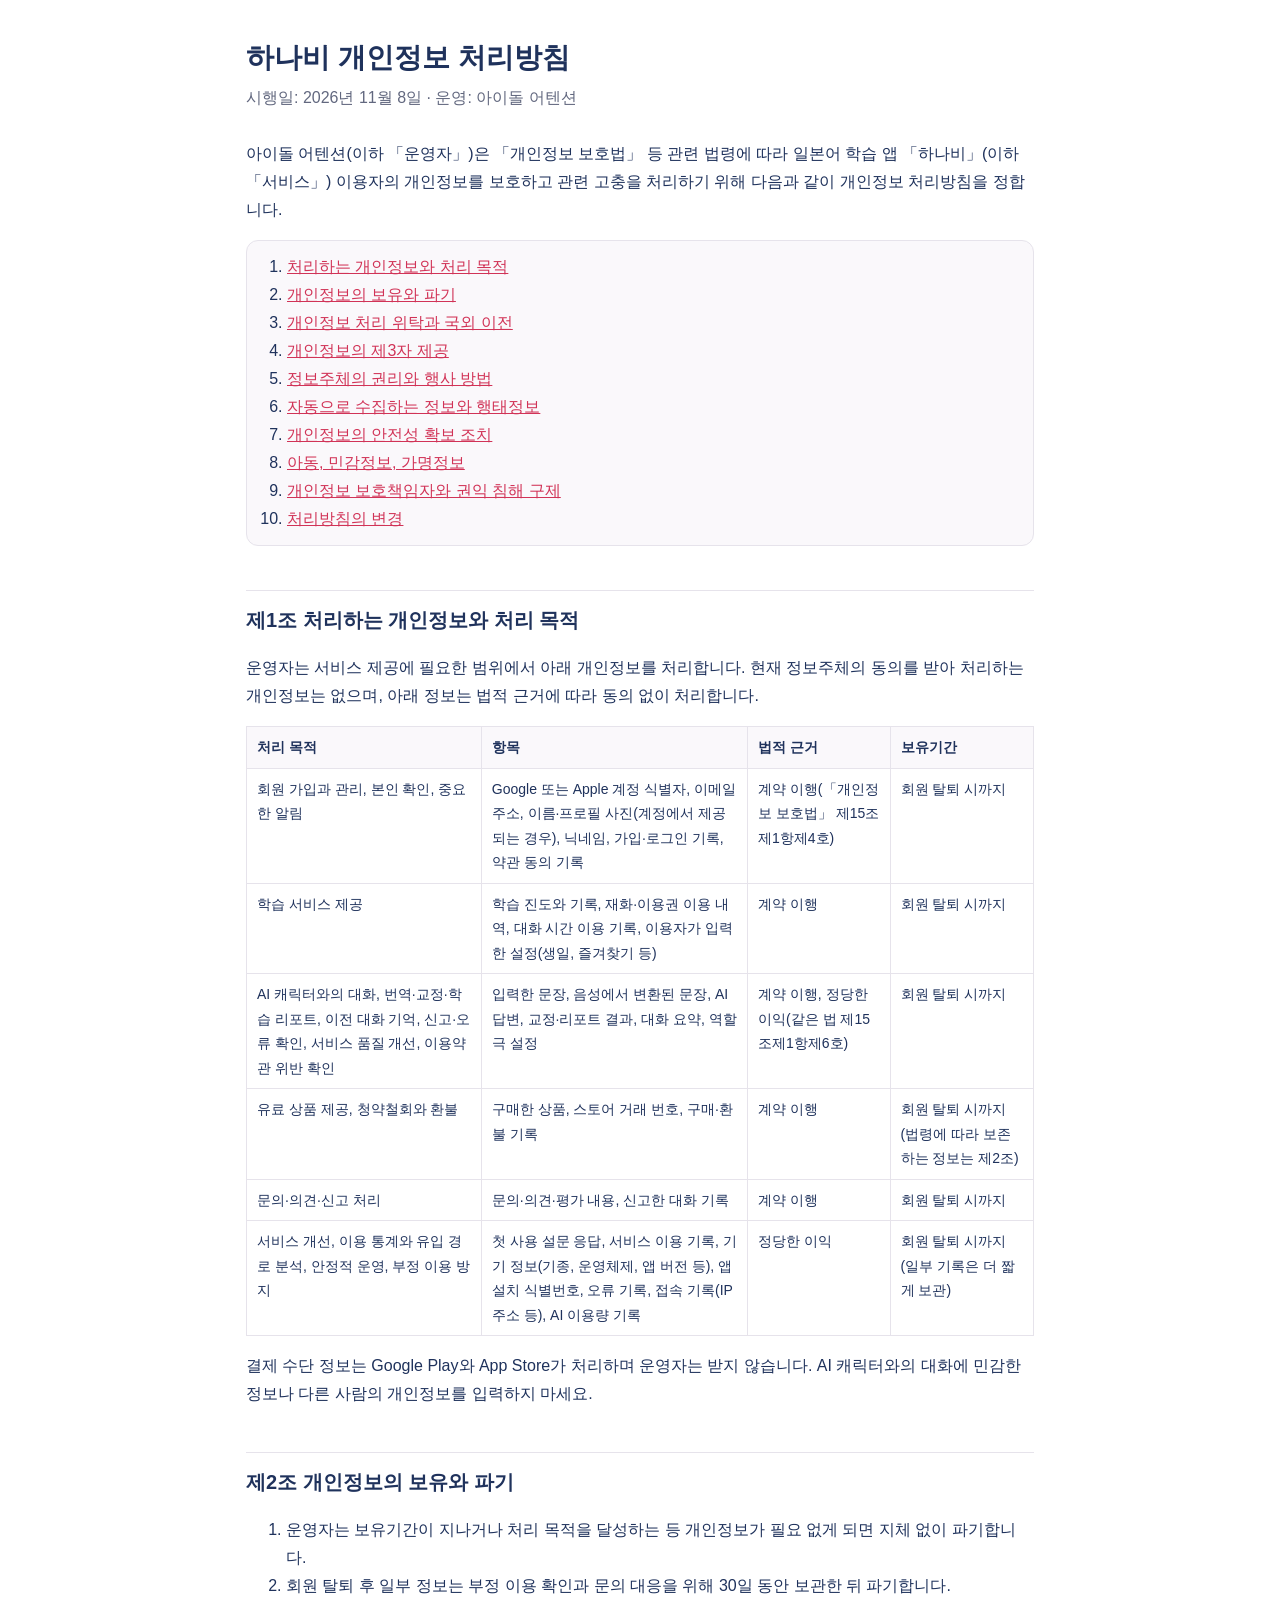
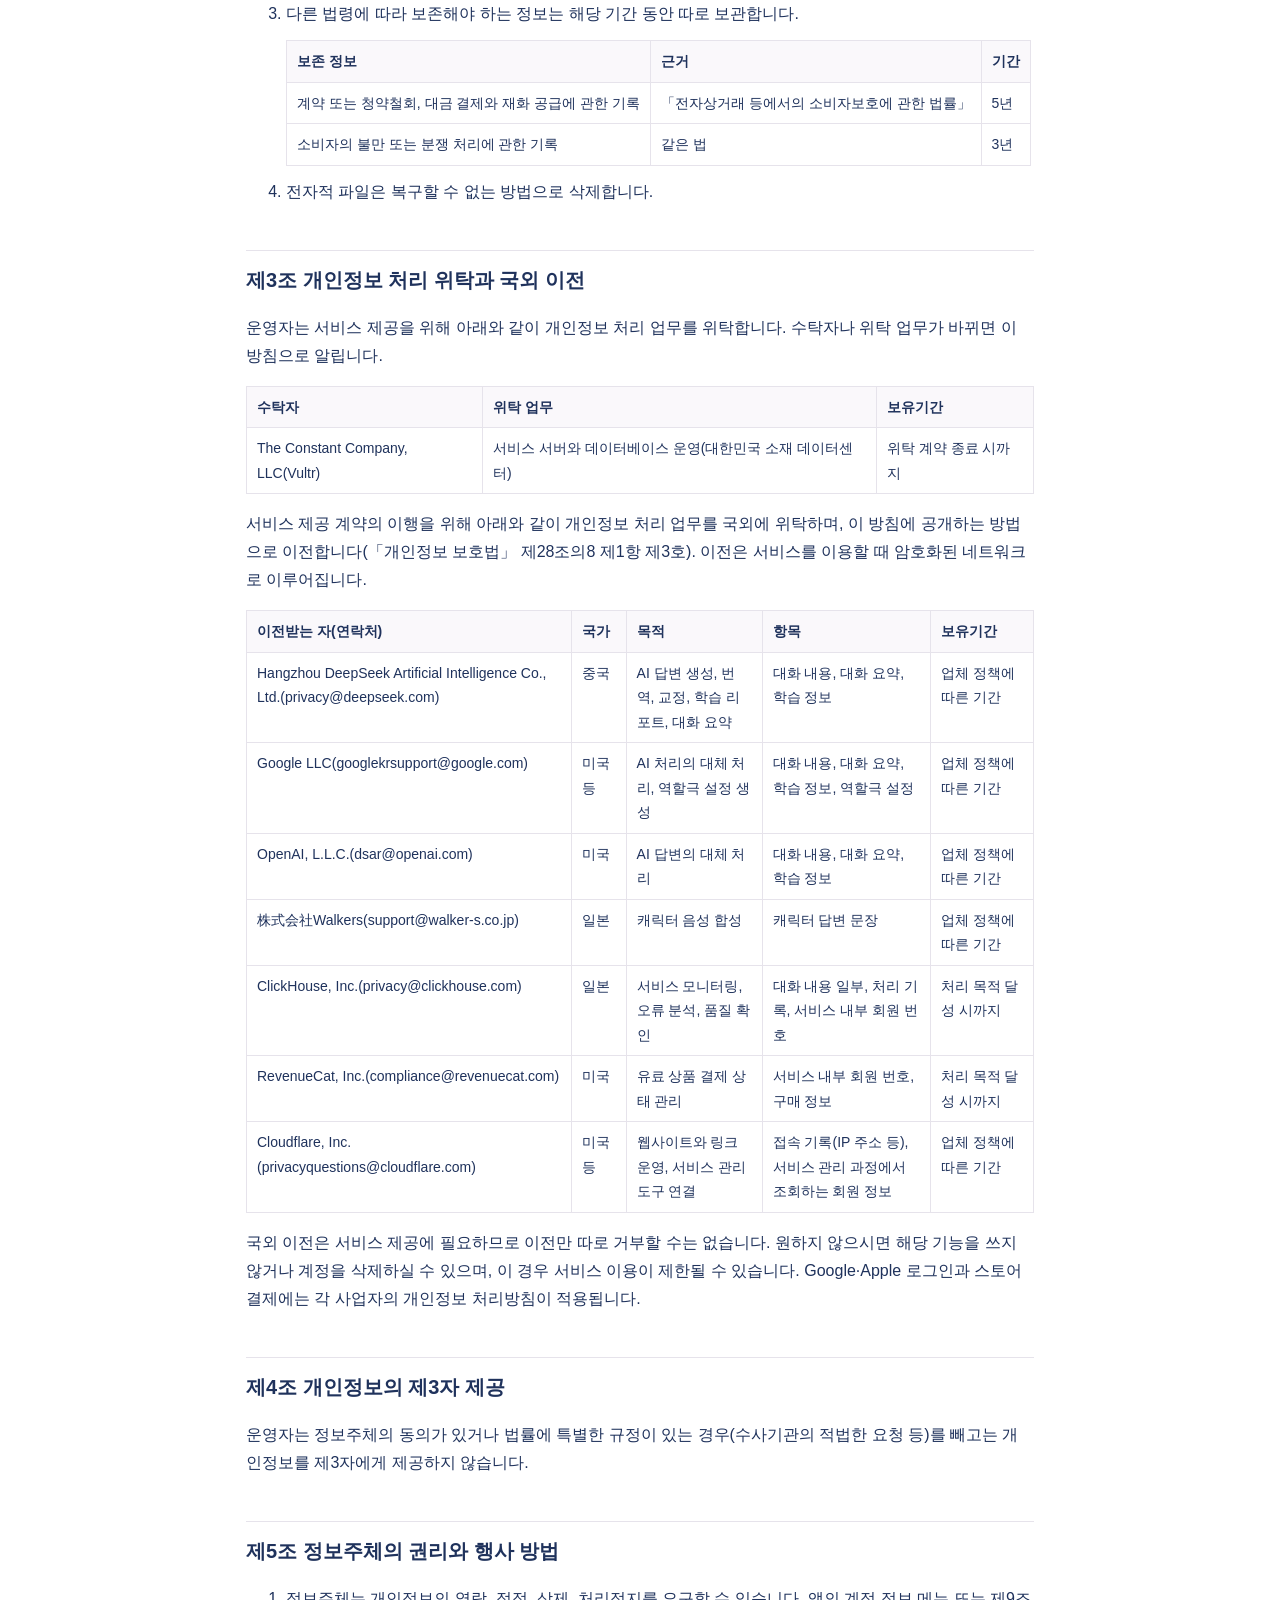
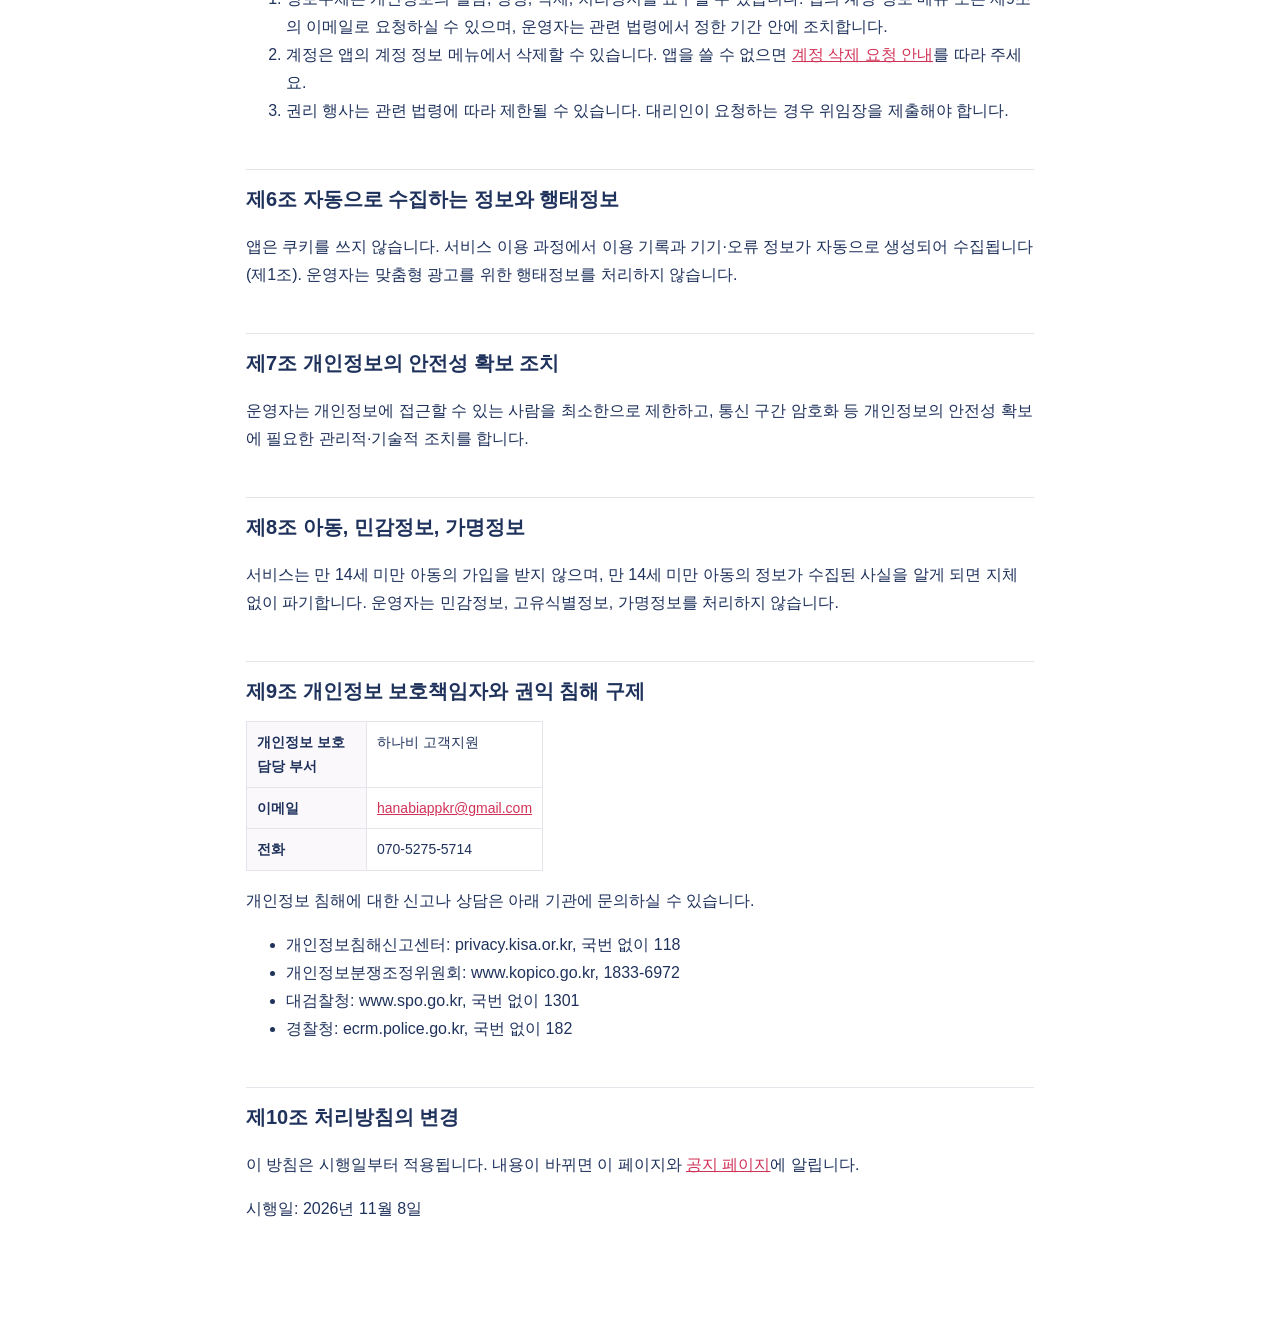
<file: privacy.html>
<!doctype html>
<html lang="ko">
<head>
<meta charset="utf-8">
<meta name="viewport" content="width=device-width, initial-scale=1">
<title>하나비 개인정보 처리방침</title>
<link rel="stylesheet" href="style.css">
</head>
<body>
<main>
<h1>하나비 개인정보 처리방침</h1>
<p class="meta">시행일: 2026년 11월 8일 · 운영: 아이돌 어텐션</p>

<p>아이돌 어텐션(이하 「운영자」)은 「개인정보 보호법」 등 관련 법령에 따라 일본어 학습 앱 「하나비」(이하 「서비스」) 이용자의 개인정보를 보호하고 관련 고충을 처리하기 위해 다음과 같이 개인정보 처리방침을 정합니다.</p>

<nav class="toc">
<ol>
<li><a href="#a1">처리하는 개인정보와 처리 목적</a></li>
<li><a href="#a2">개인정보의 보유와 파기</a></li>
<li><a href="#a3">개인정보 처리 위탁과 국외 이전</a></li>
<li><a href="#a4">개인정보의 제3자 제공</a></li>
<li><a href="#a5">정보주체의 권리와 행사 방법</a></li>
<li><a href="#a6">자동으로 수집하는 정보와 행태정보</a></li>
<li><a href="#a7">개인정보의 안전성 확보 조치</a></li>
<li><a href="#a8">아동, 민감정보, 가명정보</a></li>
<li><a href="#a9">개인정보 보호책임자와 권익 침해 구제</a></li>
<li><a href="#a10">처리방침의 변경</a></li>
</ol>
</nav>

<h2 id="a1">제1조 처리하는 개인정보와 처리 목적</h2>
<p>운영자는 서비스 제공에 필요한 범위에서 아래 개인정보를 처리합니다. 현재 정보주체의 동의를 받아 처리하는 개인정보는 없으며, 아래 정보는 법적 근거에 따라 동의 없이 처리합니다.</p>
<table>
<thead><tr><th>처리 목적</th><th>항목</th><th>법적 근거</th><th>보유기간</th></tr></thead>
<tbody>
<tr><td>회원 가입과 관리, 본인 확인, 중요한 알림</td><td>Google 또는 Apple 계정 식별자, 이메일 주소, 이름·프로필 사진(계정에서 제공되는 경우), 닉네임, 가입·로그인 기록, 약관 동의 기록</td><td>계약 이행(「개인정보 보호법」 제15조제1항제4호)</td><td>회원 탈퇴 시까지</td></tr>
<tr><td>학습 서비스 제공</td><td>학습 진도와 기록, 재화·이용권 이용 내역, 대화 시간 이용 기록, 이용자가 입력한 설정(생일, 즐겨찾기 등)</td><td>계약 이행</td><td>회원 탈퇴 시까지</td></tr>
<tr><td>AI 캐릭터와의 대화, 번역·교정·학습 리포트, 이전 대화 기억, 신고·오류 확인, 서비스 품질 개선, 이용약관 위반 확인</td><td>입력한 문장, 음성에서 변환된 문장, AI 답변, 교정·리포트 결과, 대화 요약, 역할극 설정</td><td>계약 이행, 정당한 이익(같은 법 제15조제1항제6호)</td><td>회원 탈퇴 시까지</td></tr>
<tr><td>유료 상품 제공, 청약철회와 환불</td><td>구매한 상품, 스토어 거래 번호, 구매·환불 기록</td><td>계약 이행</td><td>회원 탈퇴 시까지(법령에 따라 보존하는 정보는 제2조)</td></tr>
<tr><td>문의·의견·신고 처리</td><td>문의·의견·평가 내용, 신고한 대화 기록</td><td>계약 이행</td><td>회원 탈퇴 시까지</td></tr>
<tr><td>서비스 개선, 이용 통계와 유입 경로 분석, 안정적 운영, 부정 이용 방지</td><td>첫 사용 설문 응답, 서비스 이용 기록, 기기 정보(기종, 운영체제, 앱 버전 등), 앱 설치 식별번호, 오류 기록, 접속 기록(IP 주소 등), AI 이용량 기록</td><td>정당한 이익</td><td>회원 탈퇴 시까지(일부 기록은 더 짧게 보관)</td></tr>
</tbody>
</table>
<p>결제 수단 정보는 Google Play와 App Store가 처리하며 운영자는 받지 않습니다. AI 캐릭터와의 대화에 민감한 정보나 다른 사람의 개인정보를 입력하지 마세요.</p>

<h2 id="a2">제2조 개인정보의 보유와 파기</h2>
<ol>
<li>운영자는 보유기간이 지나거나 처리 목적을 달성하는 등 개인정보가 필요 없게 되면 지체 없이 파기합니다.</li>
<li>회원 탈퇴 후 일부 정보는 부정 이용 확인과 문의 대응을 위해 30일 동안 보관한 뒤 파기합니다.</li>
<li>다른 법령에 따라 보존해야 하는 정보는 해당 기간 동안 따로 보관합니다.
<table>
<thead><tr><th>보존 정보</th><th>근거</th><th>기간</th></tr></thead>
<tbody>
<tr><td>계약 또는 청약철회, 대금 결제와 재화 공급에 관한 기록</td><td>「전자상거래 등에서의 소비자보호에 관한 법률」</td><td>5년</td></tr>
<tr><td>소비자의 불만 또는 분쟁 처리에 관한 기록</td><td>같은 법</td><td>3년</td></tr>
</tbody>
</table>
</li>
<li>전자적 파일은 복구할 수 없는 방법으로 삭제합니다.</li>
</ol>

<h2 id="a3">제3조 개인정보 처리 위탁과 국외 이전</h2>
<p>운영자는 서비스 제공을 위해 아래와 같이 개인정보 처리 업무를 위탁합니다. 수탁자나 위탁 업무가 바뀌면 이 방침으로 알립니다.</p>
<table>
<thead><tr><th>수탁자</th><th>위탁 업무</th><th>보유기간</th></tr></thead>
<tbody>
<tr><td>The Constant Company, LLC(Vultr)</td><td>서비스 서버와 데이터베이스 운영(대한민국 소재 데이터센터)</td><td>위탁 계약 종료 시까지</td></tr>
</tbody>
</table>
<p>서비스 제공 계약의 이행을 위해 아래와 같이 개인정보 처리 업무를 국외에 위탁하며, 이 방침에 공개하는 방법으로 이전합니다(「개인정보 보호법」 제28조의8 제1항 제3호). 이전은 서비스를 이용할 때 암호화된 네트워크로 이루어집니다.</p>
<table>
<thead><tr><th>이전받는 자(연락처)</th><th>국가</th><th>목적</th><th>항목</th><th>보유기간</th></tr></thead>
<tbody>
<tr><td>Hangzhou DeepSeek Artificial Intelligence Co., Ltd.(privacy@deepseek.com)</td><td>중국</td><td>AI 답변 생성, 번역, 교정, 학습 리포트, 대화 요약</td><td>대화 내용, 대화 요약, 학습 정보</td><td>업체 정책에 따른 기간</td></tr>
<tr><td>Google LLC(googlekrsupport@google.com)</td><td>미국 등</td><td>AI 처리의 대체 처리, 역할극 설정 생성</td><td>대화 내용, 대화 요약, 학습 정보, 역할극 설정</td><td>업체 정책에 따른 기간</td></tr>
<tr><td>OpenAI, L.L.C.(dsar@openai.com)</td><td>미국</td><td>AI 답변의 대체 처리</td><td>대화 내용, 대화 요약, 학습 정보</td><td>업체 정책에 따른 기간</td></tr>
<tr><td>株式会社Walkers(support@walker-s.co.jp)</td><td>일본</td><td>캐릭터 음성 합성</td><td>캐릭터 답변 문장</td><td>업체 정책에 따른 기간</td></tr>
<tr><td>ClickHouse, Inc.(privacy@clickhouse.com)</td><td>일본</td><td>서비스 모니터링, 오류 분석, 품질 확인</td><td>대화 내용 일부, 처리 기록, 서비스 내부 회원 번호</td><td>처리 목적 달성 시까지</td></tr>
<tr><td>RevenueCat, Inc.(compliance@revenuecat.com)</td><td>미국</td><td>유료 상품 결제 상태 관리</td><td>서비스 내부 회원 번호, 구매 정보</td><td>처리 목적 달성 시까지</td></tr>
<tr><td>Cloudflare, Inc.(privacyquestions@cloudflare.com)</td><td>미국 등</td><td>웹사이트와 링크 운영, 서비스 관리 도구 연결</td><td>접속 기록(IP 주소 등), 서비스 관리 과정에서 조회하는 회원 정보</td><td>업체 정책에 따른 기간</td></tr>
</tbody>
</table>
<p>국외 이전은 서비스 제공에 필요하므로 이전만 따로 거부할 수는 없습니다. 원하지 않으시면 해당 기능을 쓰지 않거나 계정을 삭제하실 수 있으며, 이 경우 서비스 이용이 제한될 수 있습니다. Google·Apple 로그인과 스토어 결제에는 각 사업자의 개인정보 처리방침이 적용됩니다.</p>

<h2 id="a4">제4조 개인정보의 제3자 제공</h2>
<p>운영자는 정보주체의 동의가 있거나 법률에 특별한 규정이 있는 경우(수사기관의 적법한 요청 등)를 빼고는 개인정보를 제3자에게 제공하지 않습니다.</p>

<h2 id="a5">제5조 정보주체의 권리와 행사 방법</h2>
<ol>
<li>정보주체는 개인정보의 열람, 정정, 삭제, 처리정지를 요구할 수 있습니다. 앱의 계정 정보 메뉴 또는 제9조의 이메일로 요청하실 수 있으며, 운영자는 관련 법령에서 정한 기간 안에 조치합니다.</li>
<li>계정은 앱의 계정 정보 메뉴에서 삭제할 수 있습니다. 앱을 쓸 수 없으면 <a href="delete-account.html">계정 삭제 요청 안내</a>를 따라 주세요.</li>
<li>권리 행사는 관련 법령에 따라 제한될 수 있습니다. 대리인이 요청하는 경우 위임장을 제출해야 합니다.</li>
</ol>

<h2 id="a6">제6조 자동으로 수집하는 정보와 행태정보</h2>
<p>앱은 쿠키를 쓰지 않습니다. 서비스 이용 과정에서 이용 기록과 기기·오류 정보가 자동으로 생성되어 수집됩니다(제1조). 운영자는 맞춤형 광고를 위한 행태정보를 처리하지 않습니다.</p>

<h2 id="a7">제7조 개인정보의 안전성 확보 조치</h2>
<p>운영자는 개인정보에 접근할 수 있는 사람을 최소한으로 제한하고, 통신 구간 암호화 등 개인정보의 안전성 확보에 필요한 관리적·기술적 조치를 합니다.</p>

<h2 id="a8">제8조 아동, 민감정보, 가명정보</h2>
<p>서비스는 만 14세 미만 아동의 가입을 받지 않으며, 만 14세 미만 아동의 정보가 수집된 사실을 알게 되면 지체 없이 파기합니다. 운영자는 민감정보, 고유식별정보, 가명정보를 처리하지 않습니다.</p>

<h2 id="a9">제9조 개인정보 보호책임자와 권익 침해 구제</h2>
<table>
<tbody>
<tr><th>개인정보 보호 담당 부서</th><td>하나비 고객지원</td></tr>
<tr><th>이메일</th><td><a href="mailto:hanabiappkr@gmail.com">hanabiappkr@gmail.com</a></td></tr>
<tr><th>전화</th><td>070-5275-5714</td></tr>
</tbody>
</table>
<p>개인정보 침해에 대한 신고나 상담은 아래 기관에 문의하실 수 있습니다.</p>
<ul>
<li>개인정보침해신고센터: privacy.kisa.or.kr, 국번 없이 118</li>
<li>개인정보분쟁조정위원회: www.kopico.go.kr, 1833-6972</li>
<li>대검찰청: www.spo.go.kr, 국번 없이 1301</li>
<li>경찰청: ecrm.police.go.kr, 국번 없이 182</li>
</ul>

<h2 id="a10">제10조 처리방침의 변경</h2>
<p>이 방침은 시행일부터 적용됩니다. 내용이 바뀌면 이 페이지와 <a href="notice.html">공지 페이지</a>에 알립니다.</p>
<p>시행일: 2026년 11월 8일</p>
</main>
</body>
</html>
</file>
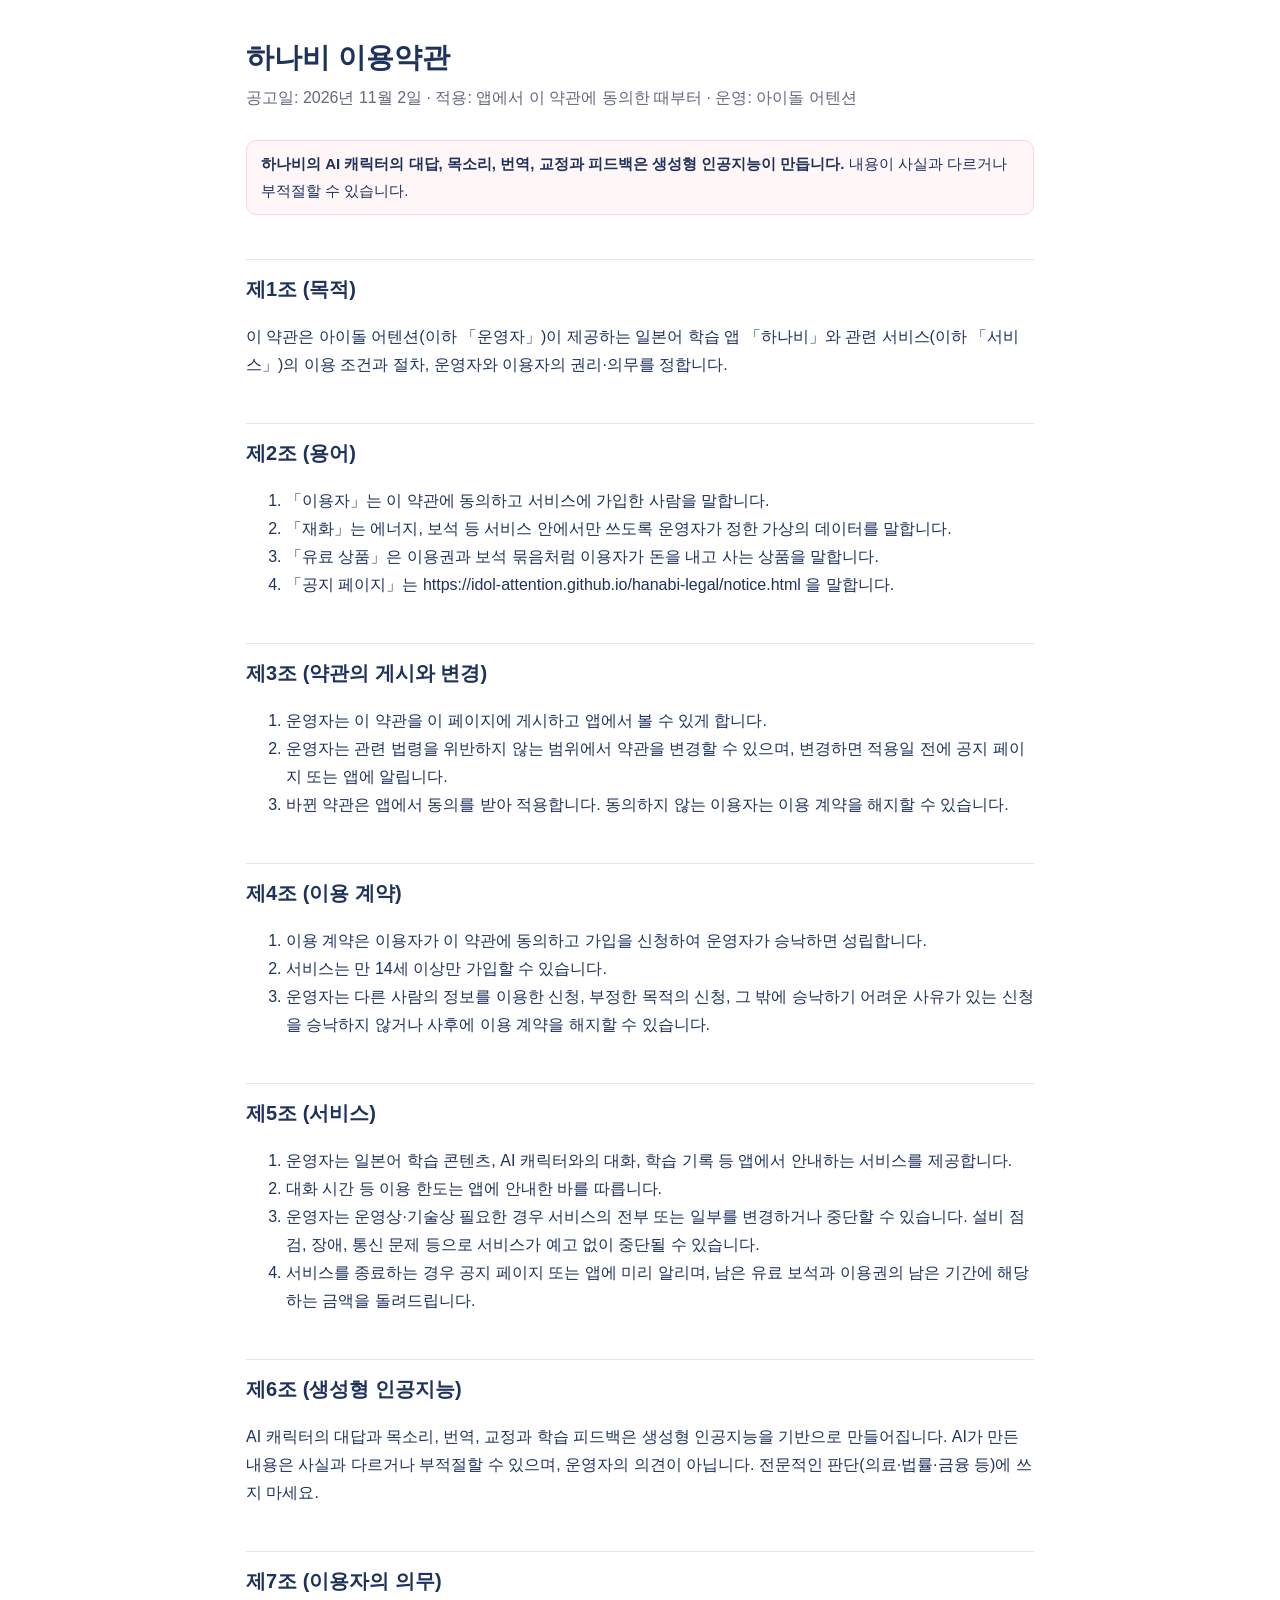
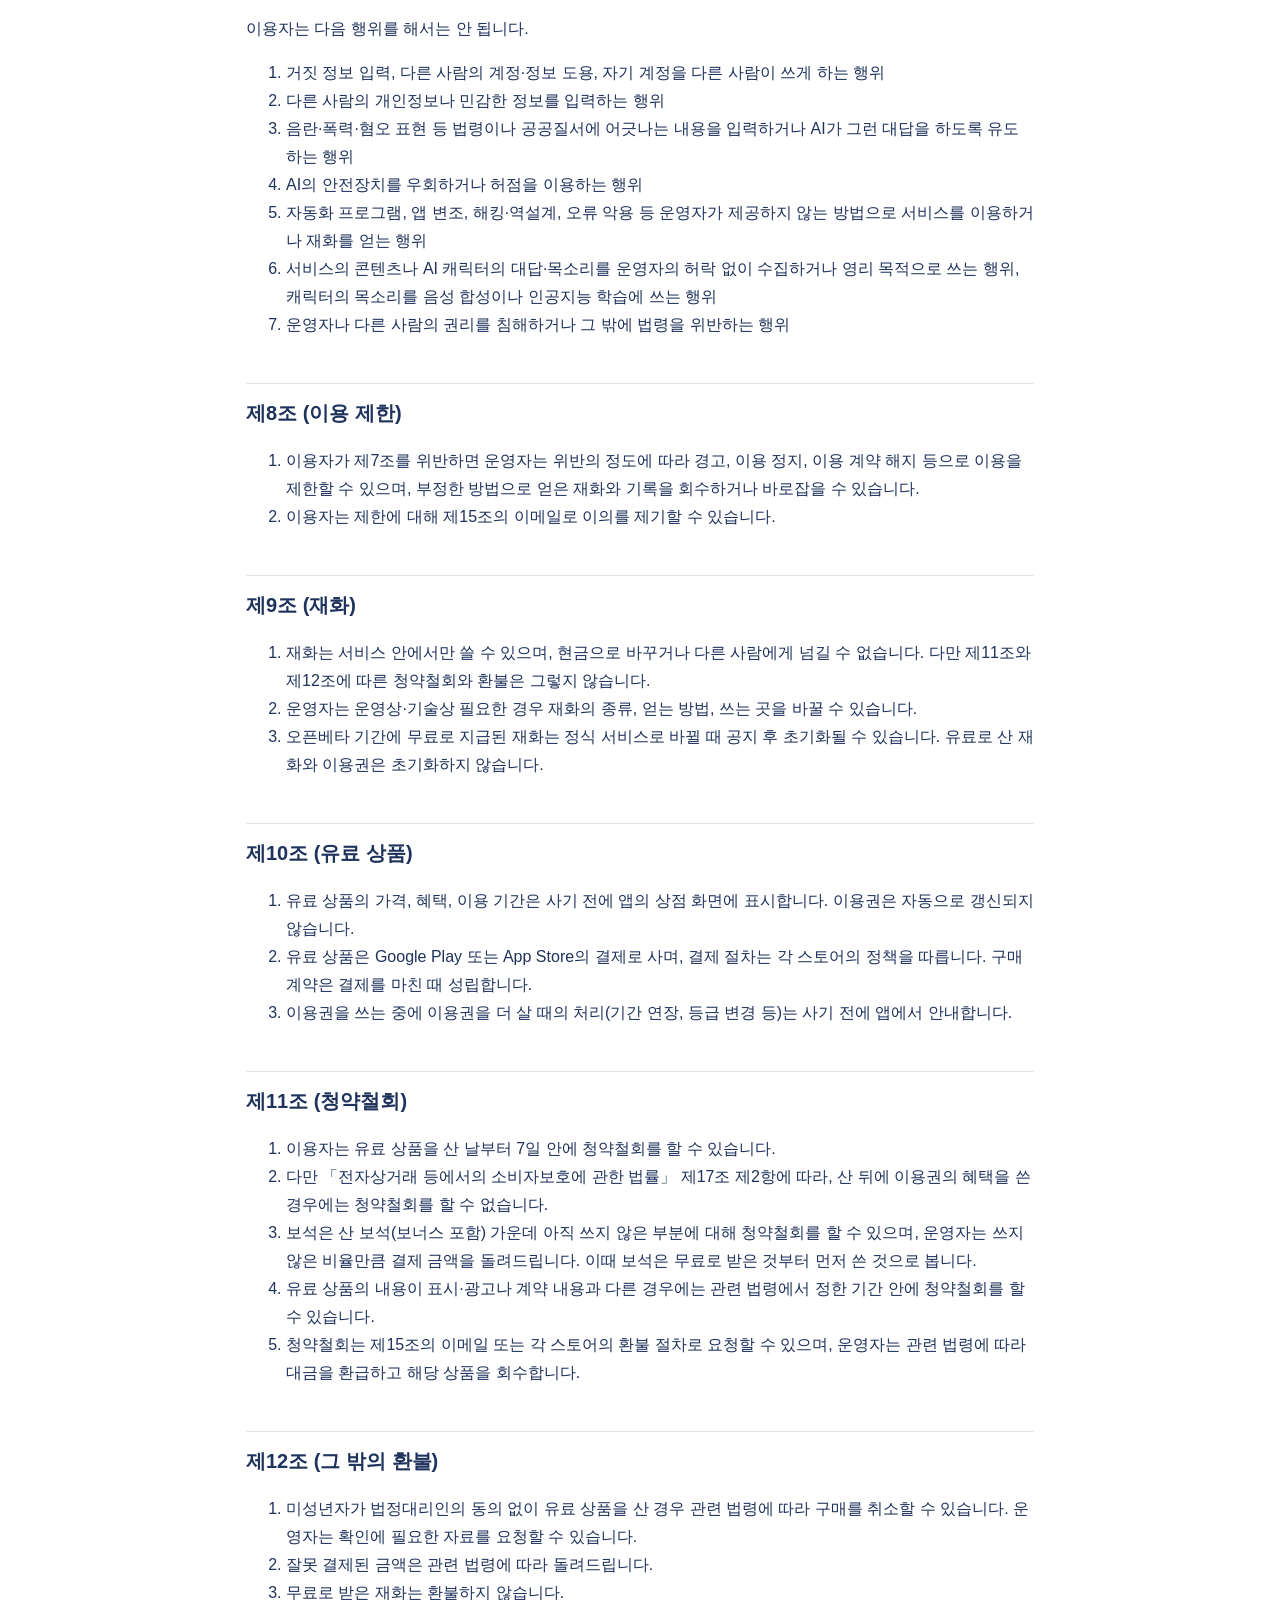
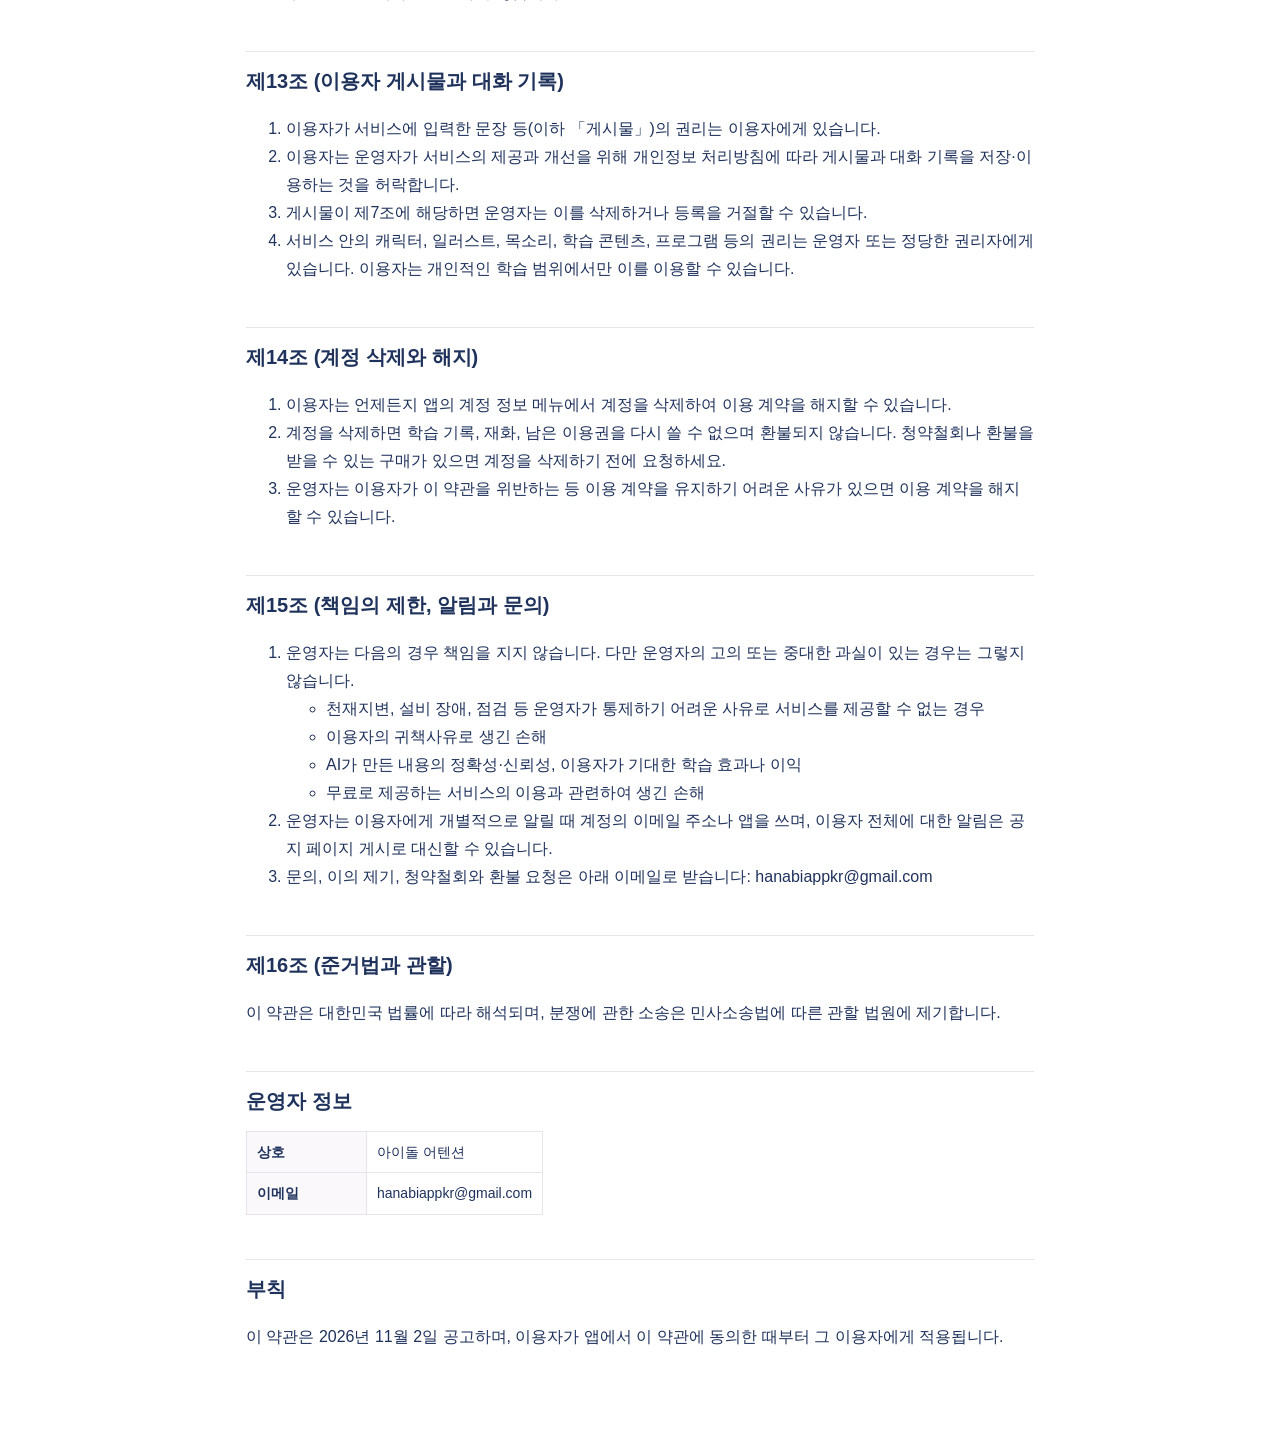
<file: terms.html>
<!doctype html>
<html lang="ko">
<head>
<meta charset="utf-8">
<meta name="viewport" content="width=device-width, initial-scale=1">
<title>하나비 이용약관</title>
<link rel="stylesheet" href="style.css">
</head>
<body>
<main>
<h1>하나비 이용약관</h1>
<p class="meta">공고일: 2026년 11월 2일 · 적용: 앱에서 이 약관에 동의한 때부터 · 운영: 아이돌 어텐션</p>

<p class="note"><strong>하나비의 AI 캐릭터의 대답, 목소리, 번역, 교정과 피드백은 생성형 인공지능이 만듭니다.</strong> 내용이 사실과 다르거나 부적절할 수 있습니다.</p>

<h2 id="purpose">제1조 (목적)</h2>
<p>이 약관은 아이돌 어텐션(이하 「운영자」)이 제공하는 일본어 학습 앱 「하나비」와 관련 서비스(이하 「서비스」)의 이용 조건과 절차, 운영자와 이용자의 권리·의무를 정합니다.</p>

<h2 id="terms">제2조 (용어)</h2>
<ol>
<li>「이용자」는 이 약관에 동의하고 서비스에 가입한 사람을 말합니다.</li>
<li>「재화」는 에너지, 보석 등 서비스 안에서만 쓰도록 운영자가 정한 가상의 데이터를 말합니다.</li>
<li>「유료 상품」은 이용권과 보석 묶음처럼 이용자가 돈을 내고 사는 상품을 말합니다.</li>
<li>「공지 페이지」는 https://idol-attention.github.io/hanabi-legal/notice.html 을 말합니다.</li>
</ol>

<h2 id="posting">제3조 (약관의 게시와 변경)</h2>
<ol>
<li>운영자는 이 약관을 이 페이지에 게시하고 앱에서 볼 수 있게 합니다.</li>
<li>운영자는 관련 법령을 위반하지 않는 범위에서 약관을 변경할 수 있으며, 변경하면 적용일 전에 공지 페이지 또는 앱에 알립니다.</li>
<li>바뀐 약관은 앱에서 동의를 받아 적용합니다. 동의하지 않는 이용자는 이용 계약을 해지할 수 있습니다.</li>
</ol>

<h2 id="contract">제4조 (이용 계약)</h2>
<ol>
<li>이용 계약은 이용자가 이 약관에 동의하고 가입을 신청하여 운영자가 승낙하면 성립합니다.</li>
<li>서비스는 만 14세 이상만 가입할 수 있습니다.</li>
<li>운영자는 다른 사람의 정보를 이용한 신청, 부정한 목적의 신청, 그 밖에 승낙하기 어려운 사유가 있는 신청을 승낙하지 않거나 사후에 이용 계약을 해지할 수 있습니다.</li>
</ol>

<h2 id="service">제5조 (서비스)</h2>
<ol>
<li>운영자는 일본어 학습 콘텐츠, AI 캐릭터와의 대화, 학습 기록 등 앱에서 안내하는 서비스를 제공합니다.</li>
<li>대화 시간 등 이용 한도는 앱에 안내한 바를 따릅니다.</li>
<li>운영자는 운영상·기술상 필요한 경우 서비스의 전부 또는 일부를 변경하거나 중단할 수 있습니다. 설비 점검, 장애, 통신 문제 등으로 서비스가 예고 없이 중단될 수 있습니다.</li>
<li>서비스를 종료하는 경우 공지 페이지 또는 앱에 미리 알리며, 남은 유료 보석과 이용권의 남은 기간에 해당하는 금액을 돌려드립니다.</li>
</ol>

<h2 id="ai">제6조 (생성형 인공지능)</h2>
<p>AI 캐릭터의 대답과 목소리, 번역, 교정과 학습 피드백은 생성형 인공지능을 기반으로 만들어집니다. AI가 만든 내용은 사실과 다르거나 부적절할 수 있으며, 운영자의 의견이 아닙니다. 전문적인 판단(의료·법률·금융 등)에 쓰지 마세요.</p>

<h2 id="duties">제7조 (이용자의 의무)</h2>
<p>이용자는 다음 행위를 해서는 안 됩니다.</p>
<ol>
<li>거짓 정보 입력, 다른 사람의 계정·정보 도용, 자기 계정을 다른 사람이 쓰게 하는 행위</li>
<li>다른 사람의 개인정보나 민감한 정보를 입력하는 행위</li>
<li>음란·폭력·혐오 표현 등 법령이나 공공질서에 어긋나는 내용을 입력하거나 AI가 그런 대답을 하도록 유도하는 행위</li>
<li>AI의 안전장치를 우회하거나 허점을 이용하는 행위</li>
<li>자동화 프로그램, 앱 변조, 해킹·역설계, 오류 악용 등 운영자가 제공하지 않는 방법으로 서비스를 이용하거나 재화를 얻는 행위</li>
<li>서비스의 콘텐츠나 AI 캐릭터의 대답·목소리를 운영자의 허락 없이 수집하거나 영리 목적으로 쓰는 행위, 캐릭터의 목소리를 음성 합성이나 인공지능 학습에 쓰는 행위</li>
<li>운영자나 다른 사람의 권리를 침해하거나 그 밖에 법령을 위반하는 행위</li>
</ol>

<h2 id="restriction">제8조 (이용 제한)</h2>
<ol>
<li>이용자가 제7조를 위반하면 운영자는 위반의 정도에 따라 경고, 이용 정지, 이용 계약 해지 등으로 이용을 제한할 수 있으며, 부정한 방법으로 얻은 재화와 기록을 회수하거나 바로잡을 수 있습니다.</li>
<li>이용자는 제한에 대해 제15조의 이메일로 이의를 제기할 수 있습니다.</li>
</ol>

<h2 id="currency">제9조 (재화)</h2>
<ol>
<li>재화는 서비스 안에서만 쓸 수 있으며, 현금으로 바꾸거나 다른 사람에게 넘길 수 없습니다. 다만 제11조와 제12조에 따른 청약철회와 환불은 그렇지 않습니다.</li>
<li>운영자는 운영상·기술상 필요한 경우 재화의 종류, 얻는 방법, 쓰는 곳을 바꿀 수 있습니다.</li>
<li>오픈베타 기간에 무료로 지급된 재화는 정식 서비스로 바뀔 때 공지 후 초기화될 수 있습니다. 유료로 산 재화와 이용권은 초기화하지 않습니다.</li>
</ol>

<h2 id="purchase">제10조 (유료 상품)</h2>
<ol>
<li>유료 상품의 가격, 혜택, 이용 기간은 사기 전에 앱의 상점 화면에 표시합니다. 이용권은 자동으로 갱신되지 않습니다.</li>
<li>유료 상품은 Google Play 또는 App Store의 결제로 사며, 결제 절차는 각 스토어의 정책을 따릅니다. 구매 계약은 결제를 마친 때 성립합니다.</li>
<li>이용권을 쓰는 중에 이용권을 더 살 때의 처리(기간 연장, 등급 변경 등)는 사기 전에 앱에서 안내합니다.</li>
</ol>

<h2 id="withdrawal">제11조 (청약철회)</h2>
<ol>
<li>이용자는 유료 상품을 산 날부터 7일 안에 청약철회를 할 수 있습니다.</li>
<li>다만 「전자상거래 등에서의 소비자보호에 관한 법률」 제17조 제2항에 따라, 산 뒤에 이용권의 혜택을 쓴 경우에는 청약철회를 할 수 없습니다.</li>
<li>보석은 산 보석(보너스 포함) 가운데 아직 쓰지 않은 부분에 대해 청약철회를 할 수 있으며, 운영자는 쓰지 않은 비율만큼 결제 금액을 돌려드립니다. 이때 보석은 무료로 받은 것부터 먼저 쓴 것으로 봅니다.</li>
<li>유료 상품의 내용이 표시·광고나 계약 내용과 다른 경우에는 관련 법령에서 정한 기간 안에 청약철회를 할 수 있습니다.</li>
<li>청약철회는 제15조의 이메일 또는 각 스토어의 환불 절차로 요청할 수 있으며, 운영자는 관련 법령에 따라 대금을 환급하고 해당 상품을 회수합니다.</li>
</ol>

<h2 id="refund">제12조 (그 밖의 환불)</h2>
<ol>
<li>미성년자가 법정대리인의 동의 없이 유료 상품을 산 경우 관련 법령에 따라 구매를 취소할 수 있습니다. 운영자는 확인에 필요한 자료를 요청할 수 있습니다.</li>
<li>잘못 결제된 금액은 관련 법령에 따라 돌려드립니다.</li>
<li>무료로 받은 재화는 환불하지 않습니다.</li>
</ol>

<h2 id="content">제13조 (이용자 게시물과 대화 기록)</h2>
<ol>
<li>이용자가 서비스에 입력한 문장 등(이하 「게시물」)의 권리는 이용자에게 있습니다.</li>
<li>이용자는 운영자가 서비스의 제공과 개선을 위해 개인정보 처리방침에 따라 게시물과 대화 기록을 저장·이용하는 것을 허락합니다.</li>
<li>게시물이 제7조에 해당하면 운영자는 이를 삭제하거나 등록을 거절할 수 있습니다.</li>
<li>서비스 안의 캐릭터, 일러스트, 목소리, 학습 콘텐츠, 프로그램 등의 권리는 운영자 또는 정당한 권리자에게 있습니다. 이용자는 개인적인 학습 범위에서만 이를 이용할 수 있습니다.</li>
</ol>

<h2 id="withdraw">제14조 (계정 삭제와 해지)</h2>
<ol>
<li>이용자는 언제든지 앱의 계정 정보 메뉴에서 계정을 삭제하여 이용 계약을 해지할 수 있습니다.</li>
<li>계정을 삭제하면 학습 기록, 재화, 남은 이용권을 다시 쓸 수 없으며 환불되지 않습니다. 청약철회나 환불을 받을 수 있는 구매가 있으면 계정을 삭제하기 전에 요청하세요.</li>
<li>운영자는 이용자가 이 약관을 위반하는 등 이용 계약을 유지하기 어려운 사유가 있으면 이용 계약을 해지할 수 있습니다.</li>
</ol>

<h2 id="liability">제15조 (책임의 제한, 알림과 문의)</h2>
<ol>
<li>운영자는 다음의 경우 책임을 지지 않습니다. 다만 운영자의 고의 또는 중대한 과실이 있는 경우는 그렇지 않습니다.
<ul>
<li>천재지변, 설비 장애, 점검 등 운영자가 통제하기 어려운 사유로 서비스를 제공할 수 없는 경우</li>
<li>이용자의 귀책사유로 생긴 손해</li>
<li>AI가 만든 내용의 정확성·신뢰성, 이용자가 기대한 학습 효과나 이익</li>
<li>무료로 제공하는 서비스의 이용과 관련하여 생긴 손해</li>
</ul>
</li>
<li>운영자는 이용자에게 개별적으로 알릴 때 계정의 이메일 주소나 앱을 쓰며, 이용자 전체에 대한 알림은 공지 페이지 게시로 대신할 수 있습니다.</li>
<li>문의, 이의 제기, 청약철회와 환불 요청은 아래 이메일로 받습니다: hanabiappkr@gmail.com</li>
</ol>

<h2 id="law">제16조 (준거법과 관할)</h2>
<p>이 약관은 대한민국 법률에 따라 해석되며, 분쟁에 관한 소송은 민사소송법에 따른 관할 법원에 제기합니다.</p>

<h2 id="business">운영자 정보</h2>
<table>
<tbody>
<tr><th>상호</th><td>아이돌 어텐션</td></tr>
<tr><th>이메일</th><td>hanabiappkr@gmail.com</td></tr>
</tbody>
</table>

<h2 id="addenda">부칙</h2>
<p>이 약관은 2026년 11월 2일 공고하며, 이용자가 앱에서 이 약관에 동의한 때부터 그 이용자에게 적용됩니다.</p>
</main>
</body>
</html>
</file>
<file: style.css>
:root {
  --ink: #1f325c;
  --muted: #62687f;
  --line: #e6e3eb;
  --accent: #d13357;
  --bg: #ffffff;
  --panel: #faf8fb;
}

* { box-sizing: border-box; }

body {
  margin: 0;
  background: var(--bg);
  color: var(--ink);
  font: 16px/1.75 "Noto Sans KR", -apple-system, "Apple SD Gothic Neo", "Malgun Gothic", sans-serif;
}

main {
  max-width: 820px;
  margin: 0 auto;
  padding: 40px 16px 80px;
}

h1 { font-size: 28px; line-height: 1.3; margin: 0 0 8px; }
h2 { font-size: 20px; margin: 44px 0 12px; padding-top: 12px; border-top: 1px solid var(--line); }
.meta { color: var(--muted); margin: 0 0 28px; }
a { color: var(--accent); }

.toc { background: var(--panel); border: 1px solid var(--line); border-radius: 12px; padding: 12px 20px; }
.toc ol { margin: 0; padding-left: 20px; }

table { width: 100%; border-collapse: collapse; margin: 12px 0; font-size: 14px; display: block; overflow-x: auto; }
th, td { border: 1px solid var(--line); padding: 8px 10px; text-align: left; vertical-align: top; }
thead th { background: var(--panel); white-space: nowrap; }
tbody th { background: var(--panel); width: 120px; }

.mail { font-size: 18px; font-weight: 700; }
.links { font-size: 18px; }
.note { background: #fff6f8; border: 1px solid #ffd2dd; border-radius: 10px; padding: 10px 14px; font-size: 15px; }
.toc ul { margin: 0; padding-left: 0; list-style: none; }
h3 { font-size: 16px; margin: 22px 0 8px; }
</file>
